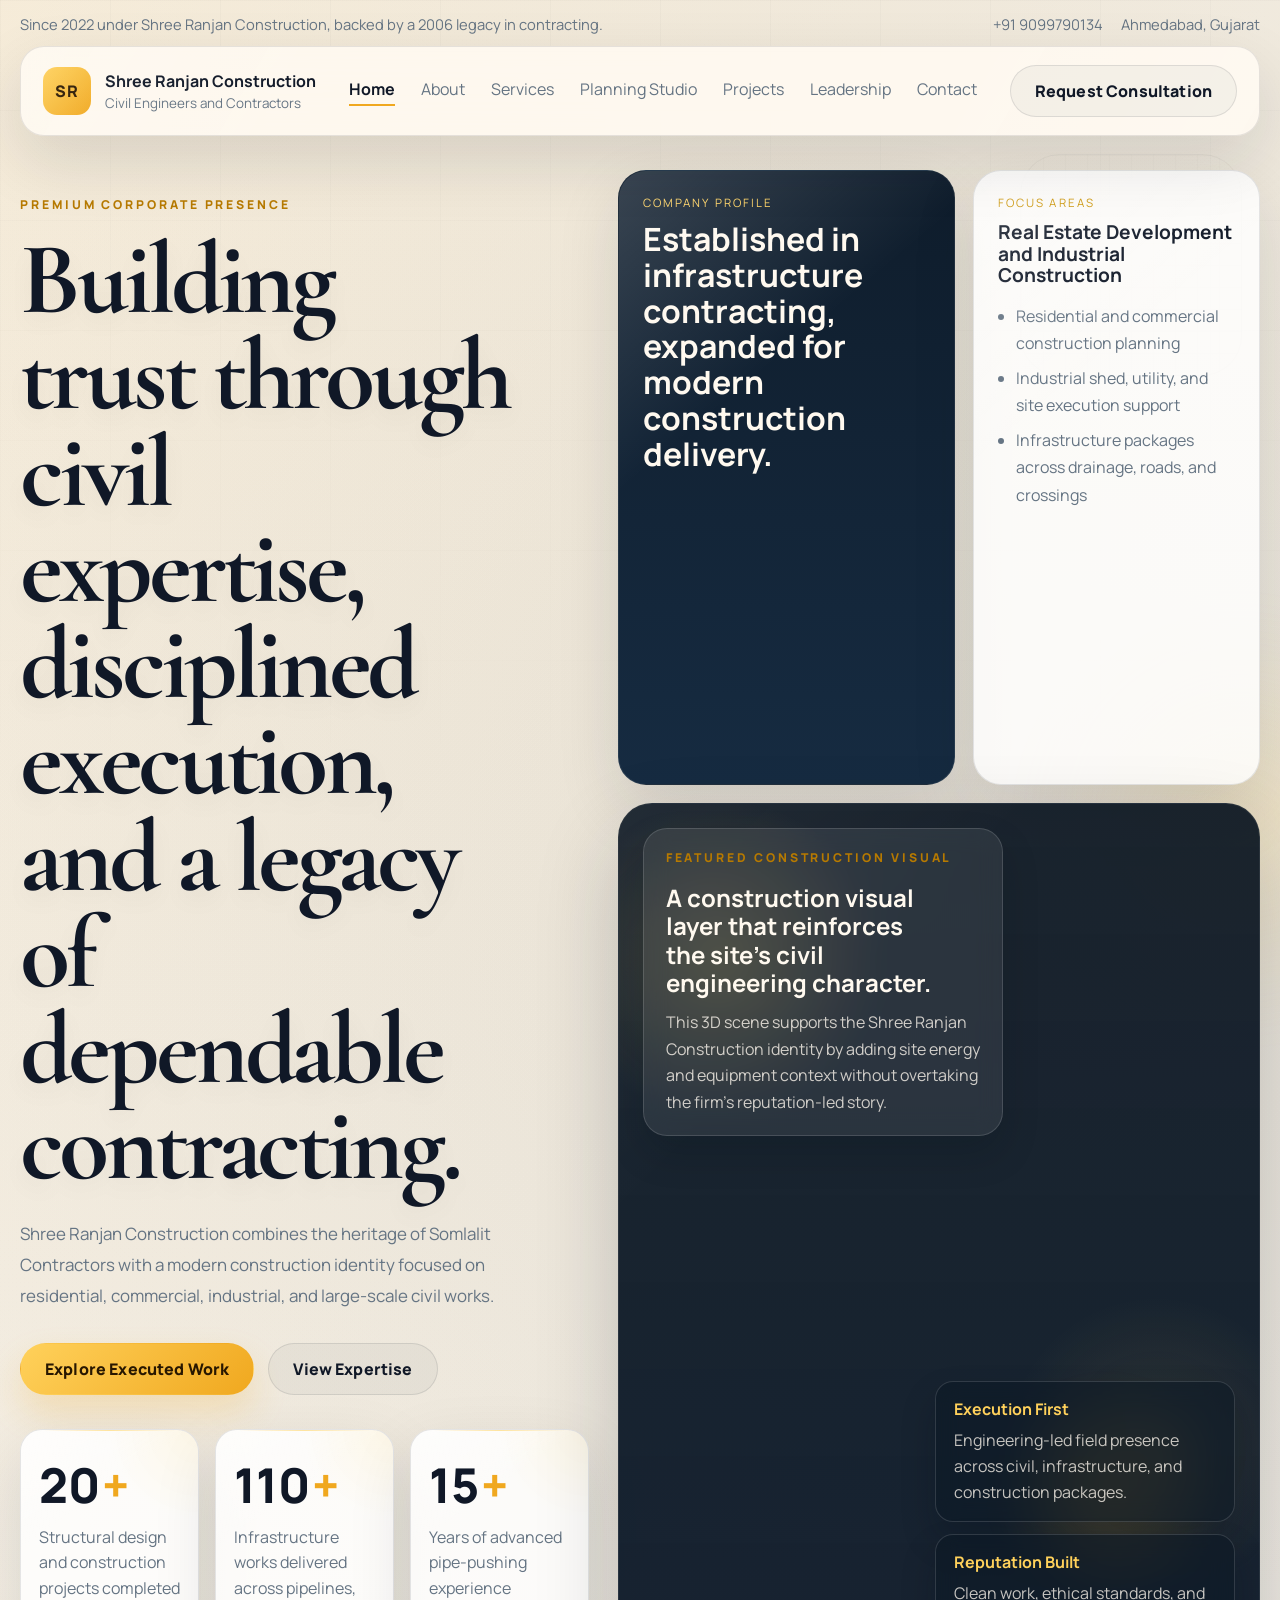
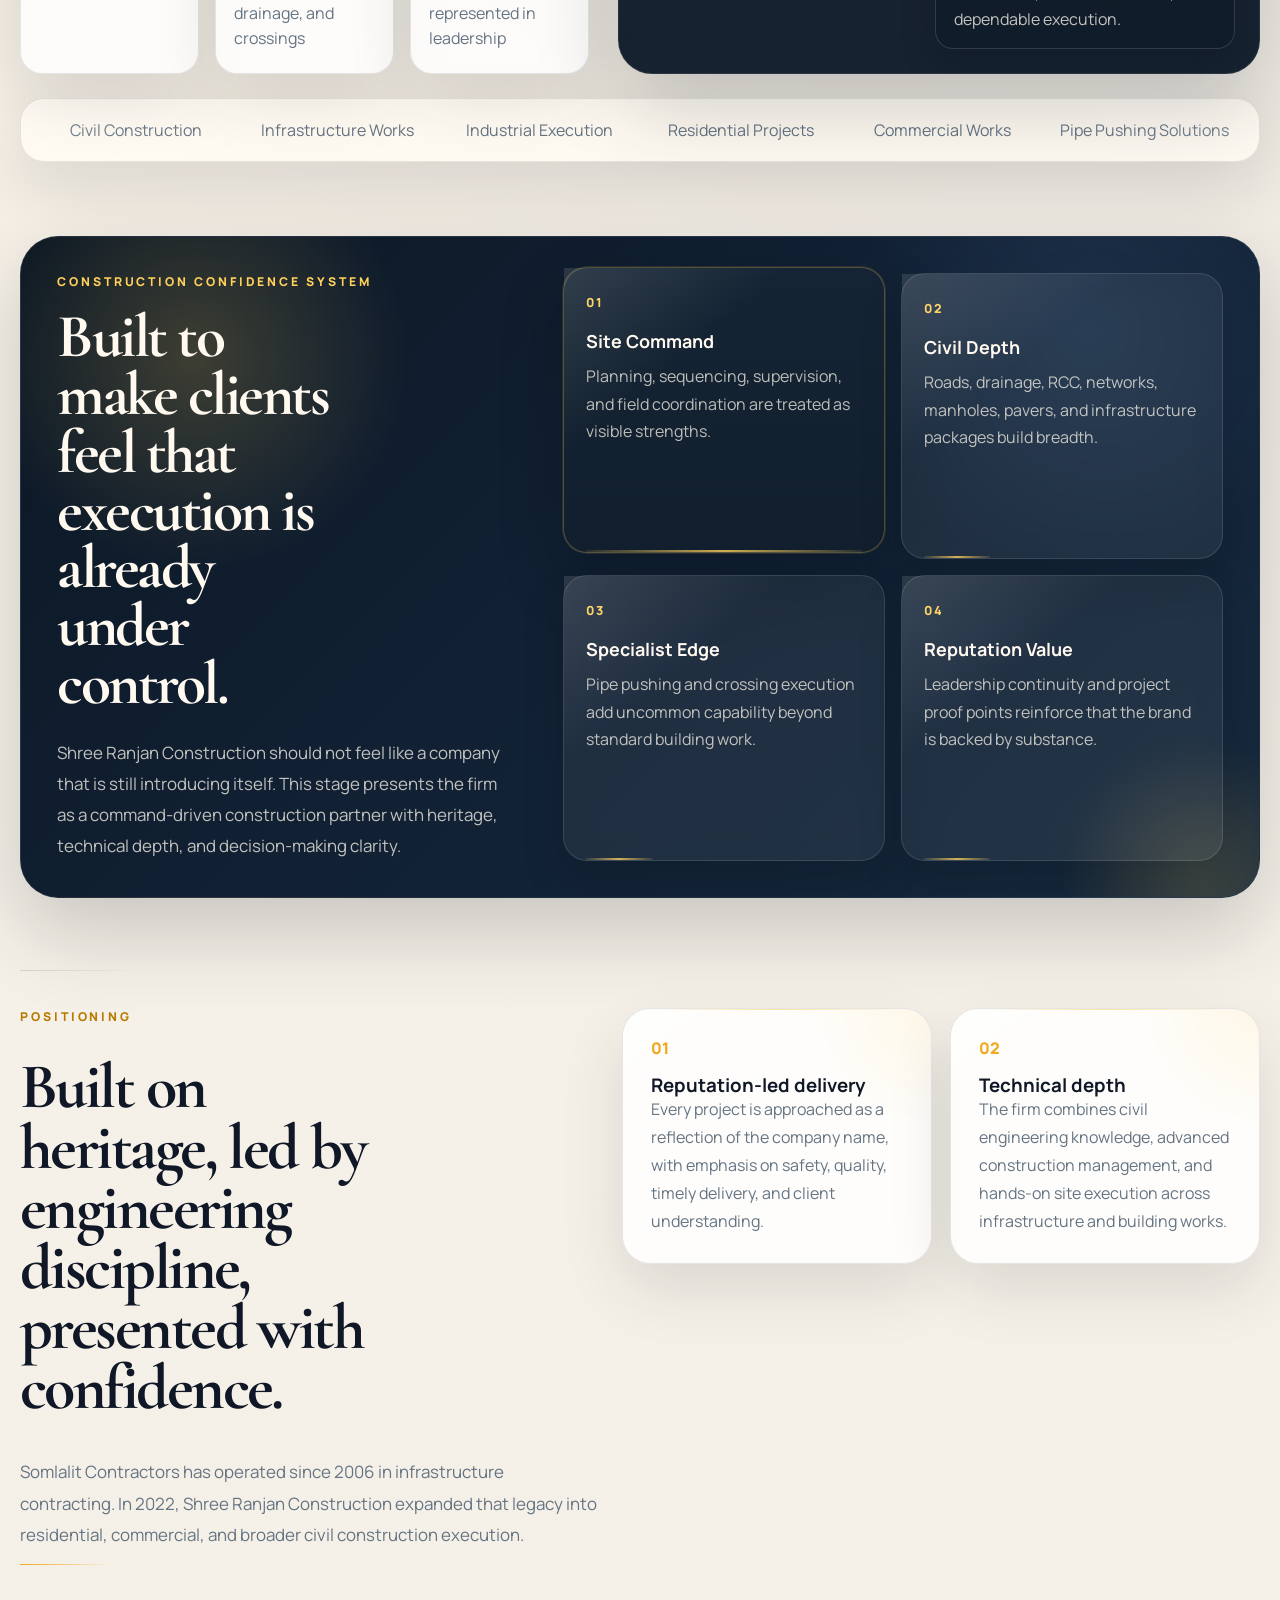
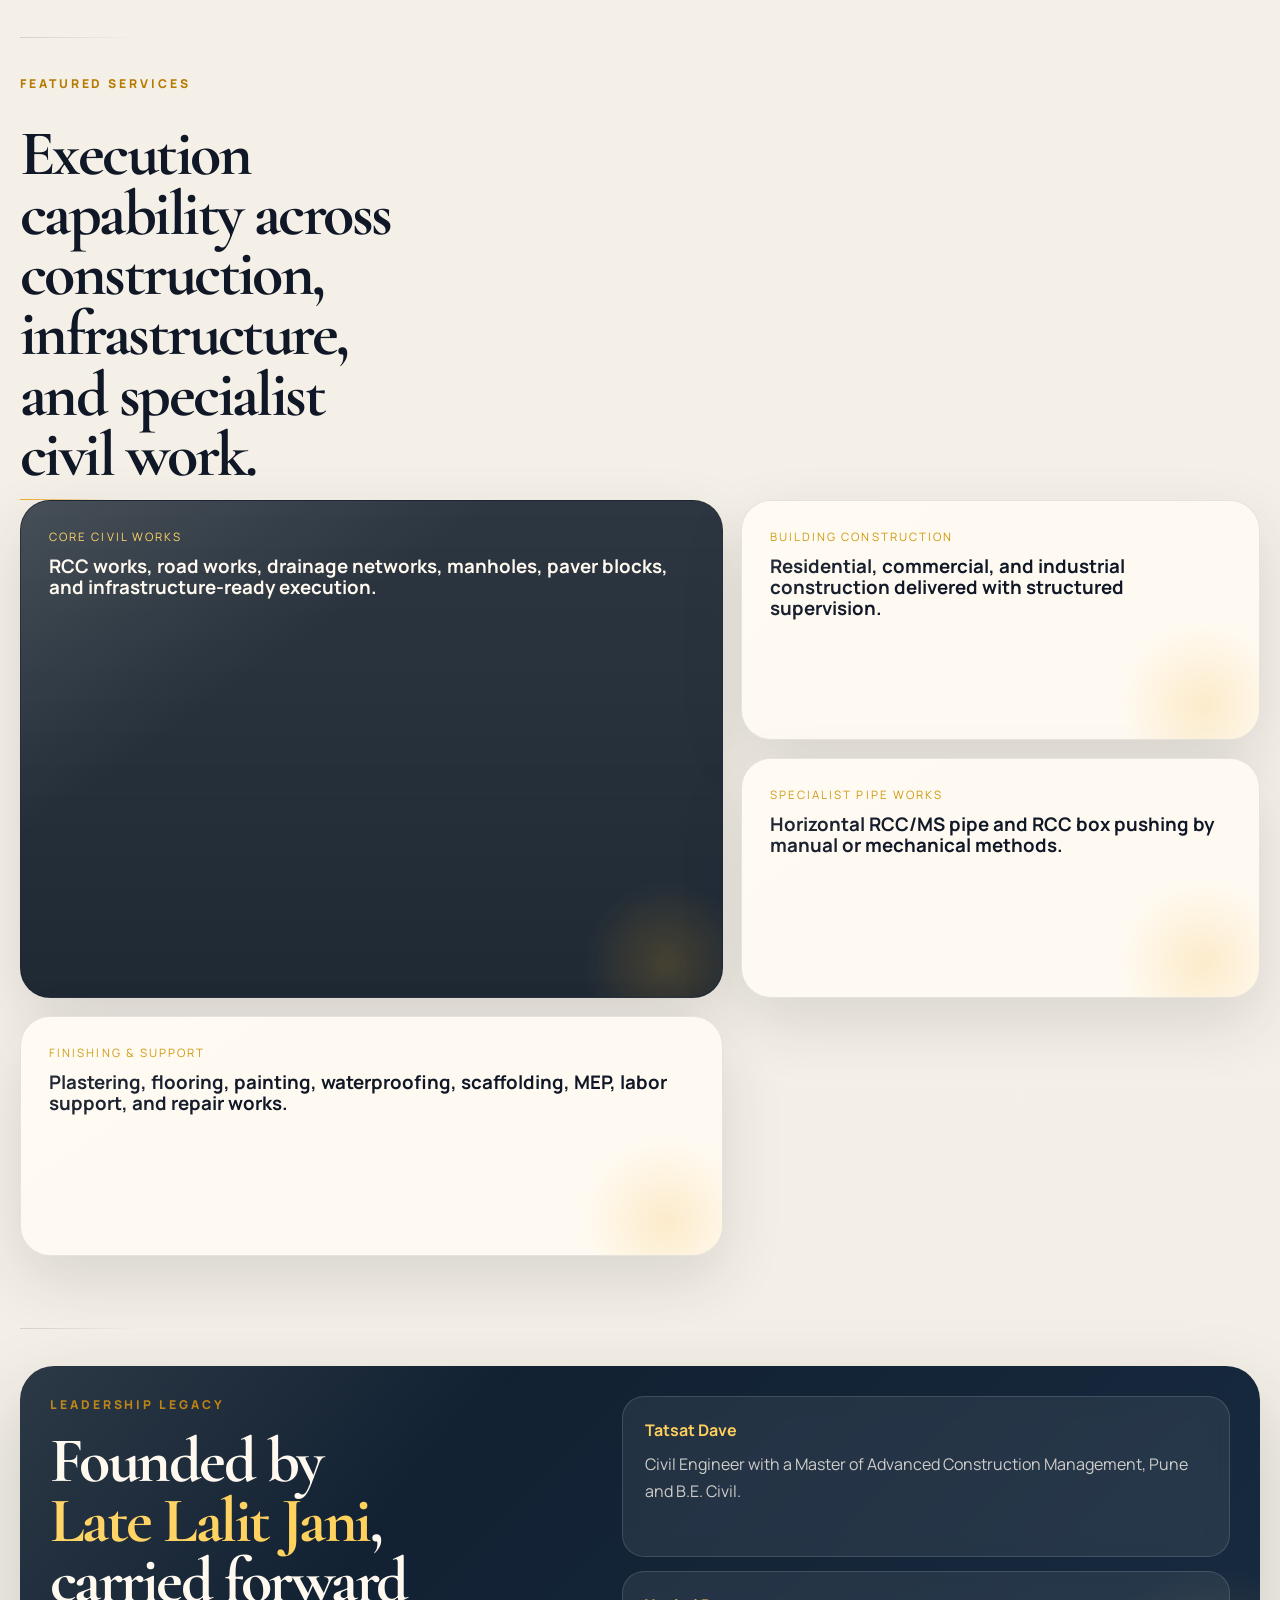
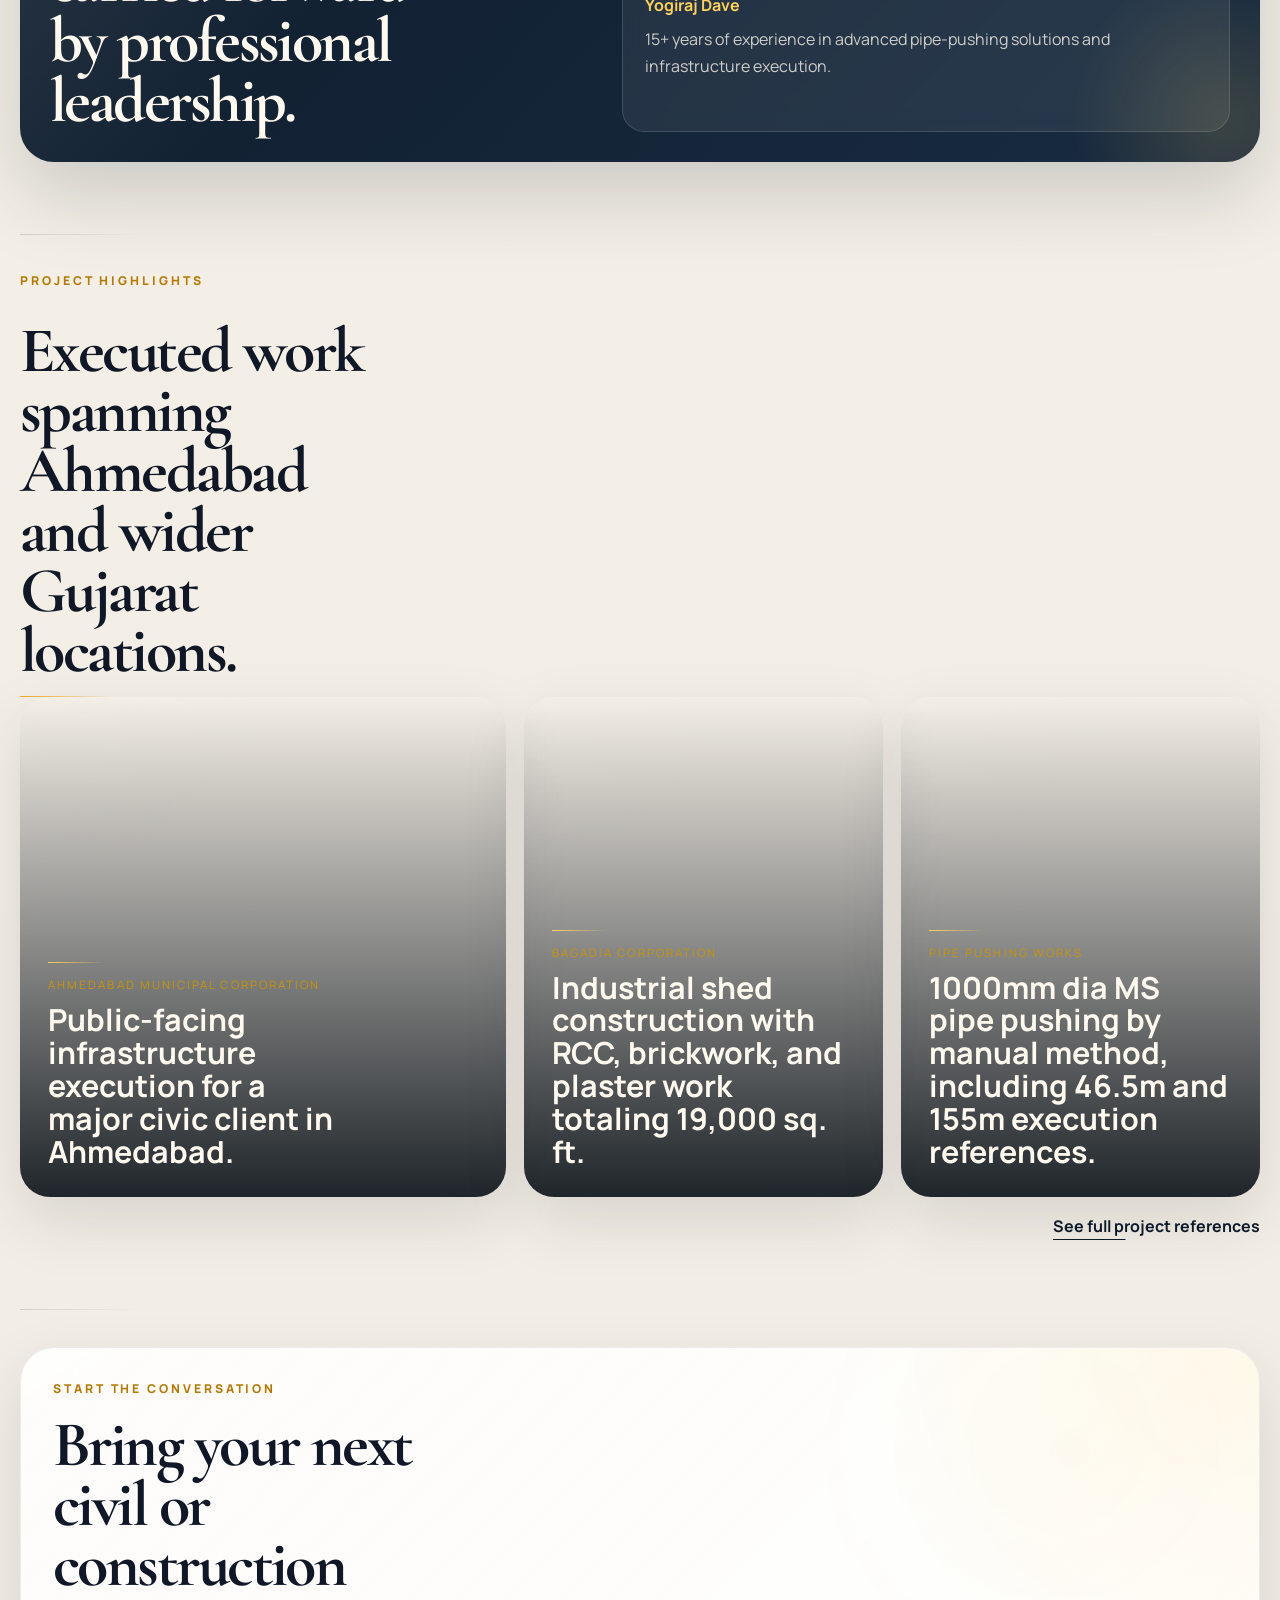
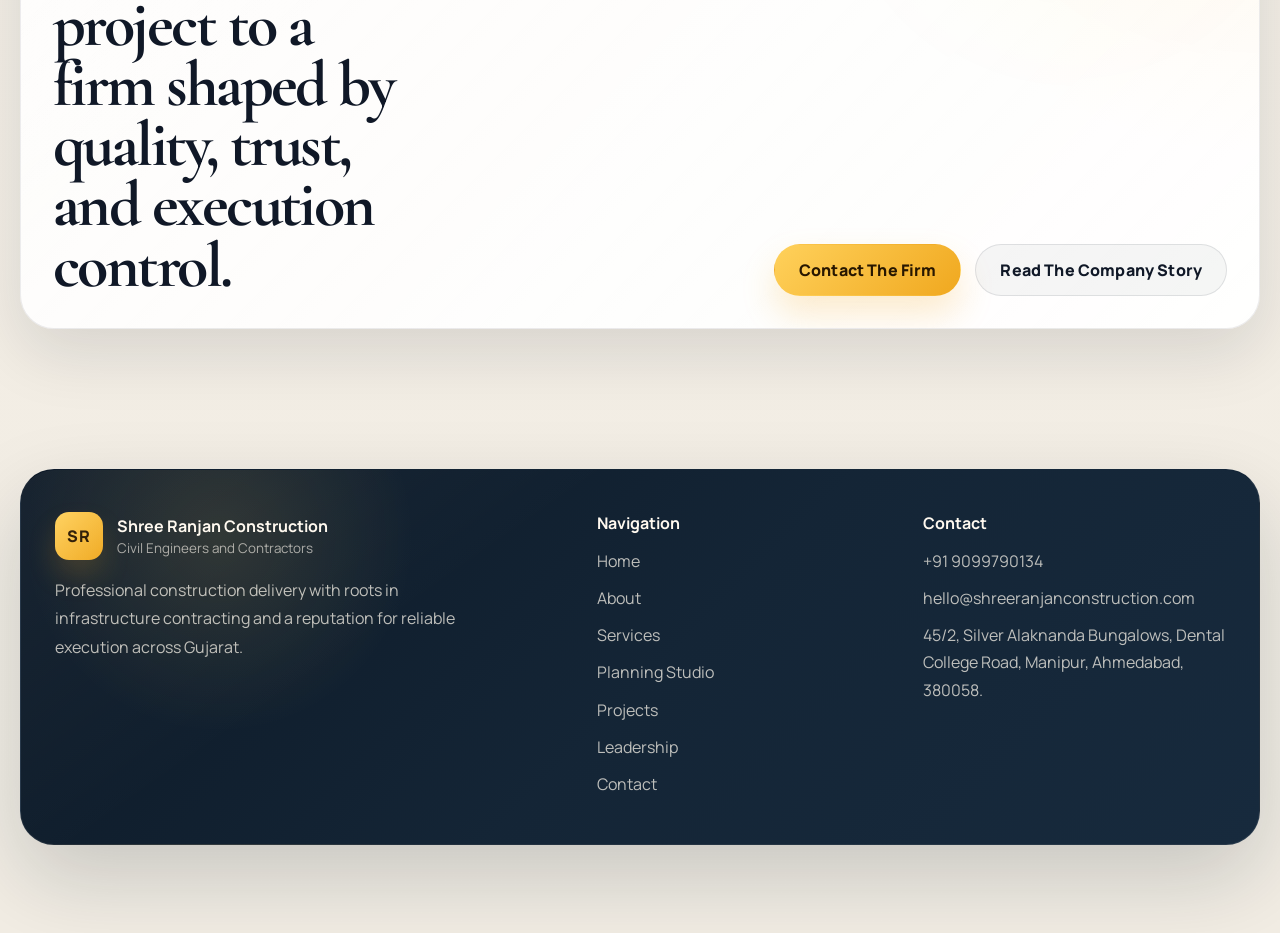
<file: index.html>
<!DOCTYPE html>
<html lang="en">
  <head>
    <meta charset="UTF-8" />
    <meta name="viewport" content="width=device-width, initial-scale=1.0" />
    <title>Shree Ranjan Construction | Civil Engineers and Contractors</title>
    <meta
      name="description"
      content="Shree Ranjan Construction is a reputation-led civil engineering and contracting firm delivering residential, commercial, industrial, and infrastructure works with quality, discipline, and trust."
    />
    <link rel="preconnect" href="https://fonts.googleapis.com" />
    <link rel="preconnect" href="https://fonts.gstatic.com" crossorigin />
    <link
      href="https://fonts.googleapis.com/css2?family=Manrope:wght@400;500;600;700;800&family=Cormorant+Garamond:wght@500;600;700&display=swap"
      rel="stylesheet"
    />
    <link rel="stylesheet" href="./styles.css" />
  </head>
  <body class="page-home">
    <div class="site-wrap">
      <div class="utility-bar">
        <p>Since 2022 under Shree Ranjan Construction, backed by a 2006 legacy in contracting.</p>
        <div>
          <a href="tel:+919099790134">+91 9099790134</a>
          <span>Ahmedabad, Gujarat</span>
        </div>
      </div>

      <header class="site-header">
        <a class="brand" href="./index.html">
          <span class="brand-mark">SR</span>
          <span class="brand-copy">
            <strong>Shree Ranjan Construction</strong>
            <span>Civil Engineers and Contractors</span>
          </span>
        </a>

        <button class="nav-toggle" type="button" aria-expanded="false" aria-label="Toggle navigation">
          <span></span>
          <span></span>
        </button>

        <nav class="site-nav">
          <a class="is-active" href="./index.html">Home</a>
          <a href="./about.html">About</a>
          <a href="./services.html">Services</a>
          <a href="./planning-studio.html">Planning Studio</a>
          <a href="./projects.html">Projects</a>
          <a href="./leadership.html">Leadership</a>
          <a href="./contact.html">Contact</a>
        </nav>

        <a class="button button-outline desktop-only" href="./contact.html">Request Consultation</a>
      </header>

      <main>
        <section class="hero-home">
          <div class="hero-copy">
            <p class="eyebrow reveal">Premium Corporate Presence</p>
            <h1 class="reveal">
              Building trust through civil expertise, disciplined execution, and
              a legacy of dependable contracting.
            </h1>
            <p class="lead reveal">
              Shree Ranjan Construction combines the heritage of Somlalit
              Contractors with a modern construction identity focused on
              residential, commercial, industrial, and large-scale civil works.
            </p>

            <div class="hero-actions reveal">
              <a class="button" href="./projects.html">Explore Executed Work</a>
              <a class="button button-secondary" href="./services.html">View Expertise</a>
            </div>

            <div class="stat-grid reveal">
              <article>
                <span class="stat-number" data-target="20">0</span>
                <p>Structural design and construction projects completed</p>
              </article>
              <article>
                <span class="stat-number" data-target="110">0</span>
                <p>Infrastructure works delivered across pipelines, drainage, and crossings</p>
              </article>
              <article>
                <span class="stat-number" data-target="15">0</span>
                <p>Years of advanced pipe-pushing experience represented in leadership</p>
              </article>
            </div>
          </div>

          <div class="hero-stage reveal">
            <div class="hero-stage-top">
              <article class="glass-card hero-note">
                <p>Company Profile</p>
                <h2>Established in infrastructure contracting, expanded for modern construction delivery.</h2>
              </article>
              <article class="glass-card mini-note">
                <p>Focus Areas</p>
                <h3>Real Estate Development and Industrial Construction</h3>
                <ul class="focus-list">
                  <li>Residential and commercial construction planning</li>
                  <li>Industrial shed, utility, and site execution support</li>
                  <li>Infrastructure packages across drainage, roads, and crossings</li>
                </ul>
              </article>
            </div>

            <div class="model-stage">
              <iframe
                class="model-embed"
                title="Voxel Construction Pack by SHUBBAK on Sketchfab"
                src="https://sketchfab.com/models/6d0e3e64df6b4ccfa4ad1ef0d7c91f0f/embed?autostart=1&ui_infos=0&ui_controls=1&ui_watermark=0"
                loading="lazy"
                allow="autoplay; fullscreen; xr-spatial-tracking"
                allowfullscreen
              ></iframe>

              <div class="model-stage-rail">
                <article class="model-chip">
                  <strong>Execution First</strong>
                  <span>Engineering-led field presence across civil, infrastructure, and construction packages.</span>
                </article>
                <article class="model-chip">
                  <strong>Reputation Built</strong>
                  <span>Clean work, ethical standards, and dependable execution.</span>
                </article>
              </div>

              <div class="model-caption">
                <p class="eyebrow">Featured Construction Visual</p>
                <h3>A construction visual layer that reinforces the site’s civil engineering character.</h3>
                <span>This 3D scene supports the Shree Ranjan Construction identity by adding site energy and equipment context without overtaking the firm’s reputation-led story.</span>
              </div>
            </div>
          </div>
        </section>

        <section class="marquee-strip reveal">
          <p>Civil Construction</p>
          <p>Infrastructure Works</p>
          <p>Industrial Execution</p>
          <p>Residential Projects</p>
          <p>Commercial Works</p>
          <p>Pipe Pushing Solutions</p>
        </section>

        <section class="section proof-stage reveal" data-signal-rotator>
          <div class="proof-copy">
            <p class="eyebrow">Construction Confidence System</p>
            <h2>Built to make clients feel that execution is already under control.</h2>
            <p class="section-copy">
              Shree Ranjan Construction should not feel like a company that is
              still introducing itself. This stage presents the firm as a
              command-driven construction partner with heritage, technical
              depth, and decision-making clarity.
            </p>
          </div>

          <div class="proof-grid">
            <article class="proof-card is-active" data-signal-card>
              <span class="proof-index">01</span>
              <strong>Site Command</strong>
              <p>Planning, sequencing, supervision, and field coordination are treated as visible strengths.</p>
            </article>
            <article class="proof-card" data-signal-card>
              <span class="proof-index">02</span>
              <strong>Civil Depth</strong>
              <p>Roads, drainage, RCC, networks, manholes, pavers, and infrastructure packages build breadth.</p>
            </article>
            <article class="proof-card" data-signal-card>
              <span class="proof-index">03</span>
              <strong>Specialist Edge</strong>
              <p>Pipe pushing and crossing execution add uncommon capability beyond standard building work.</p>
            </article>
            <article class="proof-card" data-signal-card>
              <span class="proof-index">04</span>
              <strong>Reputation Value</strong>
              <p>Leadership continuity and project proof points reinforce that the brand is backed by substance.</p>
            </article>
          </div>
        </section>

        <section class="section two-column-grid">
          <div class="section-heading reveal">
            <p class="eyebrow">Positioning</p>
            <h2>Built on heritage, led by engineering discipline, presented with confidence.</h2>
            <p class="section-copy">
              Somlalit Contractors has operated since 2006 in infrastructure
              contracting. In 2022, Shree Ranjan Construction expanded that
              legacy into residential, commercial, and broader civil
              construction execution.
            </p>
          </div>

          <div class="card-stack">
            <article class="feature-card reveal">
              <span>01</span>
              <h3>Reputation-led delivery</h3>
              <p>
                Every project is approached as a reflection of the company name,
                with emphasis on safety, quality, timely delivery, and client
                understanding.
              </p>
            </article>
            <article class="feature-card reveal">
              <span>02</span>
              <h3>Technical depth</h3>
              <p>
                The firm combines civil engineering knowledge, advanced
                construction management, and hands-on site execution across
                infrastructure and building works.
              </p>
            </article>
          </div>
        </section>

        <section class="section">
          <div class="section-heading reveal">
            <p class="eyebrow">Featured Services</p>
            <h2>Execution capability across construction, infrastructure, and specialist civil work.</h2>
          </div>

          <div class="service-showcase">
            <article class="service-panel service-panel-large reveal">
              <p>Core Civil Works</p>
              <h3>RCC works, road works, drainage networks, manholes, paver blocks, and infrastructure-ready execution.</h3>
            </article>
            <article class="service-panel reveal">
              <p>Building Construction</p>
              <h3>Residential, commercial, and industrial construction delivered with structured supervision.</h3>
            </article>
            <article class="service-panel reveal">
              <p>Specialist Pipe Works</p>
              <h3>Horizontal RCC/MS pipe and RCC box pushing by manual or mechanical methods.</h3>
            </article>
            <article class="service-panel reveal">
              <p>Finishing & Support</p>
              <h3>Plastering, flooring, painting, waterproofing, scaffolding, MEP, labor support, and repair works.</h3>
            </article>
          </div>
        </section>

        <section class="section dark-band">
          <div class="dark-band-inner reveal">
            <div>
              <p class="eyebrow">Leadership Legacy</p>
              <h2>Founded by <span class="legacy-highlight">Late Lalit Jani</span>, carried forward by professional leadership.</h2>
            </div>
            <div class="leadership-capsule">
              <article>
                <strong>Tatsat Dave</strong>
                <span>Civil Engineer with a Master of Advanced Construction Management, Pune and B.E. Civil.</span>
              </article>
              <article>
                <strong>Yogiraj Dave</strong>
                <span>15+ years of experience in advanced pipe-pushing solutions and infrastructure execution.</span>
              </article>
            </div>
          </div>
        </section>

        <section class="section">
          <div class="section-heading reveal">
            <p class="eyebrow">Project Highlights</p>
            <h2>Executed work spanning Ahmedabad and wider Gujarat locations.</h2>
          </div>

          <div class="project-grid">
            <article class="project-card project-card-large reveal">
              <div class="project-copy">
                <p>Ahmedabad Municipal Corporation</p>
                <h3>Public-facing infrastructure execution for a major civic client in Ahmedabad.</h3>
              </div>
            </article>
            <article class="project-card reveal">
              <div class="project-copy">
                <p>Bagadia Corporation</p>
                <h3>Industrial shed construction with RCC, brickwork, and plaster work totaling 19,000 sq. ft.</h3>
              </div>
            </article>
            <article class="project-card reveal">
              <div class="project-copy">
                <p>Pipe Pushing Works</p>
                <h3>1000mm dia MS pipe pushing by manual method, including 46.5m and 155m execution references.</h3>
              </div>
            </article>
          </div>

          <div class="text-link-row reveal">
            <a href="./projects.html">See full project references</a>
          </div>
        </section>

        <section class="section final-cta">
          <div class="cta-panel reveal">
            <div>
              <p class="eyebrow">Start The Conversation</p>
              <h2>Bring your next civil or construction project to a firm shaped by quality, trust, and execution control.</h2>
            </div>
            <div class="cta-actions">
              <a class="button" href="./contact.html">Contact The Firm</a>
              <a class="button button-secondary" href="./about.html">Read The Company Story</a>
            </div>
          </div>
        </section>
      </main>

      <footer class="site-footer">
        <div class="footer-brand">
          <a class="brand" href="./index.html">
            <span class="brand-mark">SR</span>
            <span class="brand-copy">
              <strong>Shree Ranjan Construction</strong>
              <span>Civil Engineers and Contractors</span>
            </span>
          </a>
          <p>
            Professional construction delivery with roots in infrastructure
            contracting and a reputation for reliable execution across Gujarat.
          </p>
        </div>

        <div class="footer-links">
          <div>
            <h3>Navigation</h3>
            <a href="./index.html">Home</a>
            <a href="./about.html">About</a>
            <a href="./services.html">Services</a>
            <a href="./planning-studio.html">Planning Studio</a>
            <a href="./projects.html">Projects</a>
            <a href="./leadership.html">Leadership</a>
            <a href="./contact.html">Contact</a>
          </div>
          <div>
            <h3>Contact</h3>
            <a href="tel:+919099790134">+91 9099790134</a>
            <a href="mailto:hello@shreeranjanconstruction.com">hello@shreeranjanconstruction.com</a>
            <p>45/2, Silver Alaknanda Bungalows, Dental College Road, Manipur, Ahmedabad, 380058.</p>
          </div>
        </div>
      </footer>
    </div>

    <script src="./script.js"></script>
  </body>
</html>
</file>
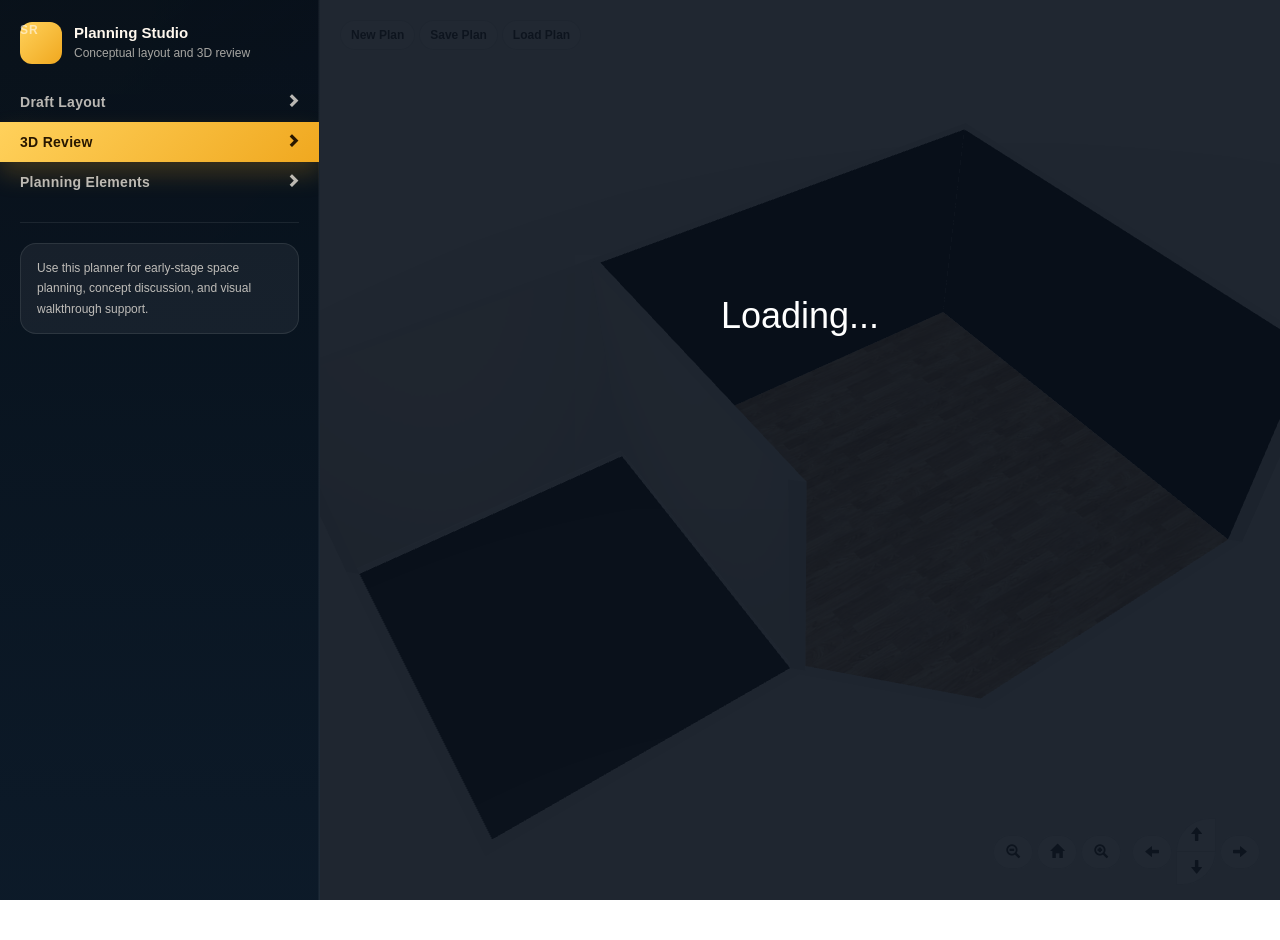
<file: planning-studio-app/index.html>
<!DOCTYPE html>
<html>
  <head>
    <meta charset="UTF-8">
    <meta name="viewport" content="width=device-width, initial-scale=1.0">
    <title>Shree Ranjan Construction Planning Studio</title>

    <link href="css/bootstrap.css" rel="stylesheet">
    <link href="css/example.css" rel="stylesheet">

    <!-- Make sure you've built blueprint3d.js -->
    <!-- See README.md for details -->
    <script src="js/blueprint3d.js"></script>

    <script src="js/jquery.js"></script>
    <script src="js/bootstrap.js"></script>
    
    <script src="js/items.js"></script>
    <script src="js/example.js"></script>
  </head>

  <body>

    <div class="container-fluid">
      <div class="row main-row">
        <!-- Left Column -->
        <div class="col-xs-3 sidebar">
          <div class="studio-brand">
            <span class="studio-brand-mark">SR</span>
            <div>
              <strong>Planning Studio</strong>
              <span>Conceptual layout and 3D review</span>
            </div>
          </div>

          <!-- Main Navigation -->
          <ul class="nav nav-sidebar">
            <li id="floorplan_tab"><a href="#">
              Draft Layout
              <span class="glyphicon glyphicon-chevron-right pull-right"></span>
            </a></li>
            <li id="design_tab"><a href="#">
              3D Review
              <span class="glyphicon glyphicon-chevron-right pull-right"></span>
            </a></li>
            <li id="items_tab"><a href="#">
              Planning Elements
              <span class="glyphicon glyphicon-chevron-right pull-right"></span>
            </a></li>
          </ul>
          <hr />

          <div class="studio-note">
            Use this planner for early-stage space planning, concept discussion,
            and visual walkthrough support.
          </div>

          <!-- Context Menu -->
          <div id="context-menu">
            <div style="margin: 0 20px">
              <span id="context-menu-name" class="lead"></span>
              <br /><br />
              <button class="btn btn-block btn-danger" id="context-menu-delete">
                <span class="glyphicon glyphicon-trash"></span> 
                Delete Item
              </button>
            <br />
            <div class="panel panel-default">
              <div class="panel-heading">Adjust Element Size</div>
              <div class="panel-body" style="color: #333333">

                <div class="form form-horizontal" class="lead">
                  <div class="form-group">
                    <label class="col-sm-5 control-label">
                       Width
                    </label>
                    <div class="col-sm-6">
                      <input type="number" class="form-control" id="item-width">
                    </div>
                  </div>
                  <div class="form-group">
                    <label class="col-sm-5 control-label">
                      Depth 
                    </label>
                    <div class="col-sm-6">
                      <input type="number" class="form-control" id="item-depth">
                    </div>
                  </div>
                  <div class="form-group">
                    <label class="col-sm-5 control-label">
                      Height
                    </label>
                    <div class="col-sm-6">
                      <input type="number" class="form-control" id="item-height">
                    </div>
                  </div>
                </div>
                <small><span class="text-muted">Measurements in inches.</span></small>
              </div>
            </div>

            <label><input type="checkbox" id="fixed" /> Lock in place</label>
            <br /><br />
            </div>
          </div>

          <!-- Floor textures -->
          <div id="floorTexturesDiv" style="display:none; padding: 0 20px">
            <div class="panel panel-default">
              <div class="panel-heading">Adjust Floor Finish</div>
              <div class="panel-body" style="color: #333333">

                <div class="col-sm-6" style="padding: 3px">
                  <a href="#" class="thumbnail texture-select-thumbnail" texture-url="rooms/textures/light_fine_wood.jpg" texture-stretch="false" texture-scale="300">
                    <img alt="Thumbnail light fine wood" src="rooms/thumbnails/thumbnail_light_fine_wood.jpg" />
                  </a>
                </div>
              </div>
            </div>
          </div>

          <!-- Wall Textures -->
          <div id="wallTextures" style="display:none; padding: 0 20px">
            <div class="panel panel-default">
              <div class="panel-heading">Adjust Wall Finish</div>
              <div class="panel-body" style="color: #333333">
                <div class="col-sm-6" style="padding: 3px">
                  <a href="#" class="thumbnail texture-select-thumbnail" texture-url="rooms/textures/marbletiles.jpg" texture-stretch="false" texture-scale="300">
                    <img alt="Thumbnail marbletiles" src="rooms/thumbnails/thumbnail_marbletiles.jpg" />
                  </a>
                </div>
                <div class="col-sm-6" style="padding: 3px">
                  <a href="#" class="thumbnail texture-select-thumbnail" texture-url="rooms/textures/wallmap_yellow.png" texture-stretch="true" texture-scale="">
                    <img alt="Thumbnail wallmap yellow" src="rooms/thumbnails/thumbnail_wallmap_yellow.png" />
                  </a>
                </div>
                <div class="col-sm-6" style="padding: 3px">
                  <a href="#" class="thumbnail texture-select-thumbnail" texture-url="rooms/textures/light_brick.jpg" texture-stretch="false" texture-scale="100">
                    <img alt="Thumbnail light brick" src="rooms/thumbnails/thumbnail_light_brick.jpg" />
                  </a>
                </div>
              </div>
            </div>
          </div>
        </div>

        <!-- Right Column -->
        <div class="col-xs-9 main">

          <!-- 3D Viewer -->
          <div id="viewer">

            <div id="main-controls">
              <a href="#" class="btn btn-default btn-sm" id="new">
                New Plan
              </a>
              <a href="#" class="btn btn-default btn-sm" id="saveFile">
                Save Plan
              </a>
              <a class="btn btn-sm btn-default btn-file">
               <input type="file" class="hidden-input" id="loadFile">
               Load Plan
              </a>
            </div>

            <div id="camera-controls">
              <a href="#" class="btn btn-default bottom" id="zoom-out">
                <span class="glyphicon glyphicon-zoom-out"></span>
              </a>
              <a href="#" class="btn btn-default bottom" id="reset-view">
                <span class="glyphicon glyphicon glyphicon-home"></span>
              </a>
              <a href="#" class="btn btn-default bottom" id="zoom-in">
                <span class="glyphicon glyphicon-zoom-in"></span>
              </a>
              
              <span>&nbsp;</span>

              <a class="btn btn-default bottom" href="#" id="move-left" >
                <span class="glyphicon glyphicon-arrow-left"></span>
              </a>
              <span class="btn-group-vertical">
                <a class="btn btn-default" href="#" id="move-up">
                  <span class="glyphicon glyphicon-arrow-up"></span>
                </a>
                <a class="btn btn-default" href="#" id="move-down">
                  <span class="glyphicon glyphicon-arrow-down"></span>
                </a>
              </span>
              <a class="btn btn-default bottom" href="#" id="move-right" >
                <span class="glyphicon glyphicon-arrow-right"></span>
              </a>
            </div>

            <div id="loading-modal">
              <h1>Loading...</h1>  
            </div>
          </div>

          <!-- 2D Floorplanner -->
          <div id="floorplanner">
            <canvas id="floorplanner-canvas"></canvas>
            <div id="floorplanner-controls">

              <button id="move" class="btn btn-sm btn-default">
                <span class="glyphicon glyphicon-move"></span>
                Move Walls
              </button>
              <button id="draw" class="btn btn-sm btn-default">
                <span class="glyphicon glyphicon-pencil"></span>
                Draw Walls
              </button>
              <button id="delete" class="btn btn-sm btn-default">
                <span class="glyphicon glyphicon-remove"></span>
                Delete Walls
              </button>
              <span class="pull-right">
              <button class="btn btn-primary btn-sm" id="update-floorplan">Done &raquo;</button>
              </span>

            </div>
            <div id="draw-walls-hint">
              Press the "Esc" key to stop drawing walls
            </div>
          </div>

          <!-- Add Items -->
          <div id="add-items">
            <div class="row" id="items-wrapper">

              <!-- Items added here by items.js -->
            </div>
          </div>
      
        </div>
        <!-- End Right Column -->
      </div>
    </div>

  </body>
</html>
</file>
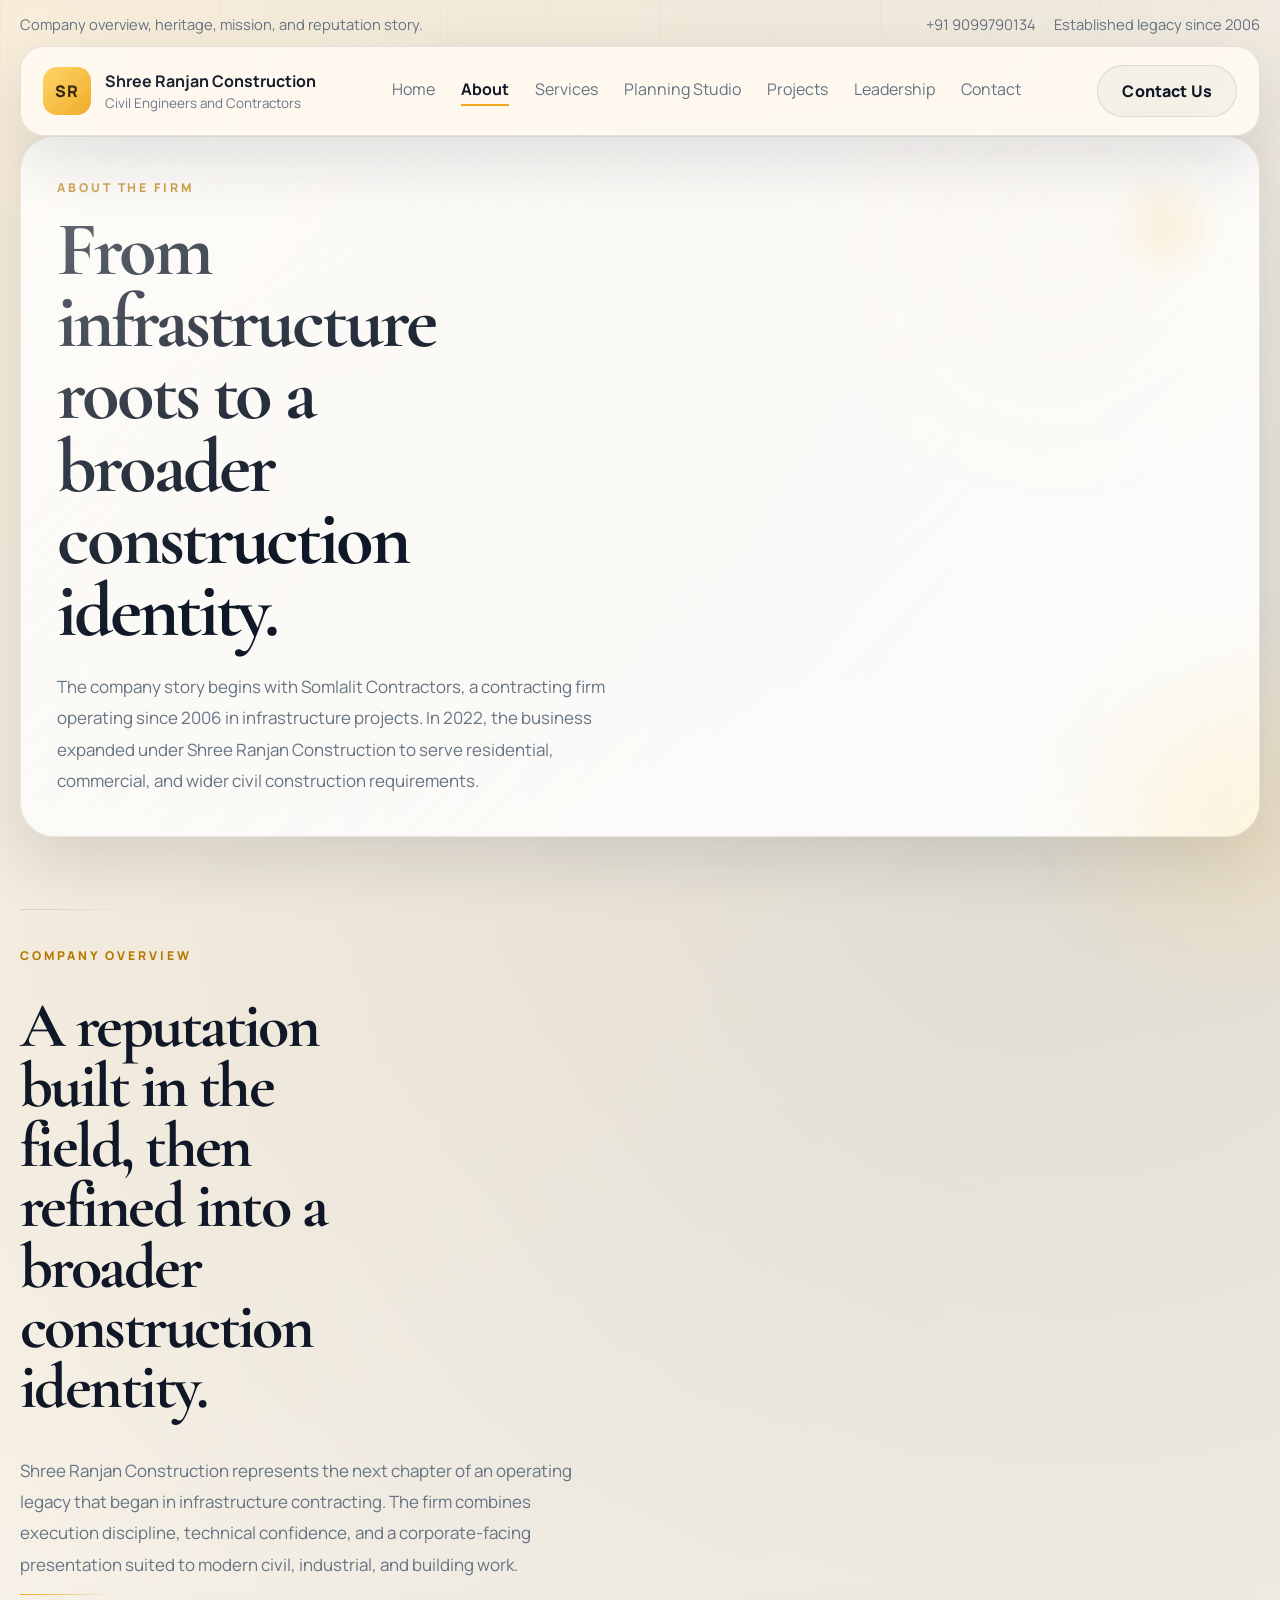
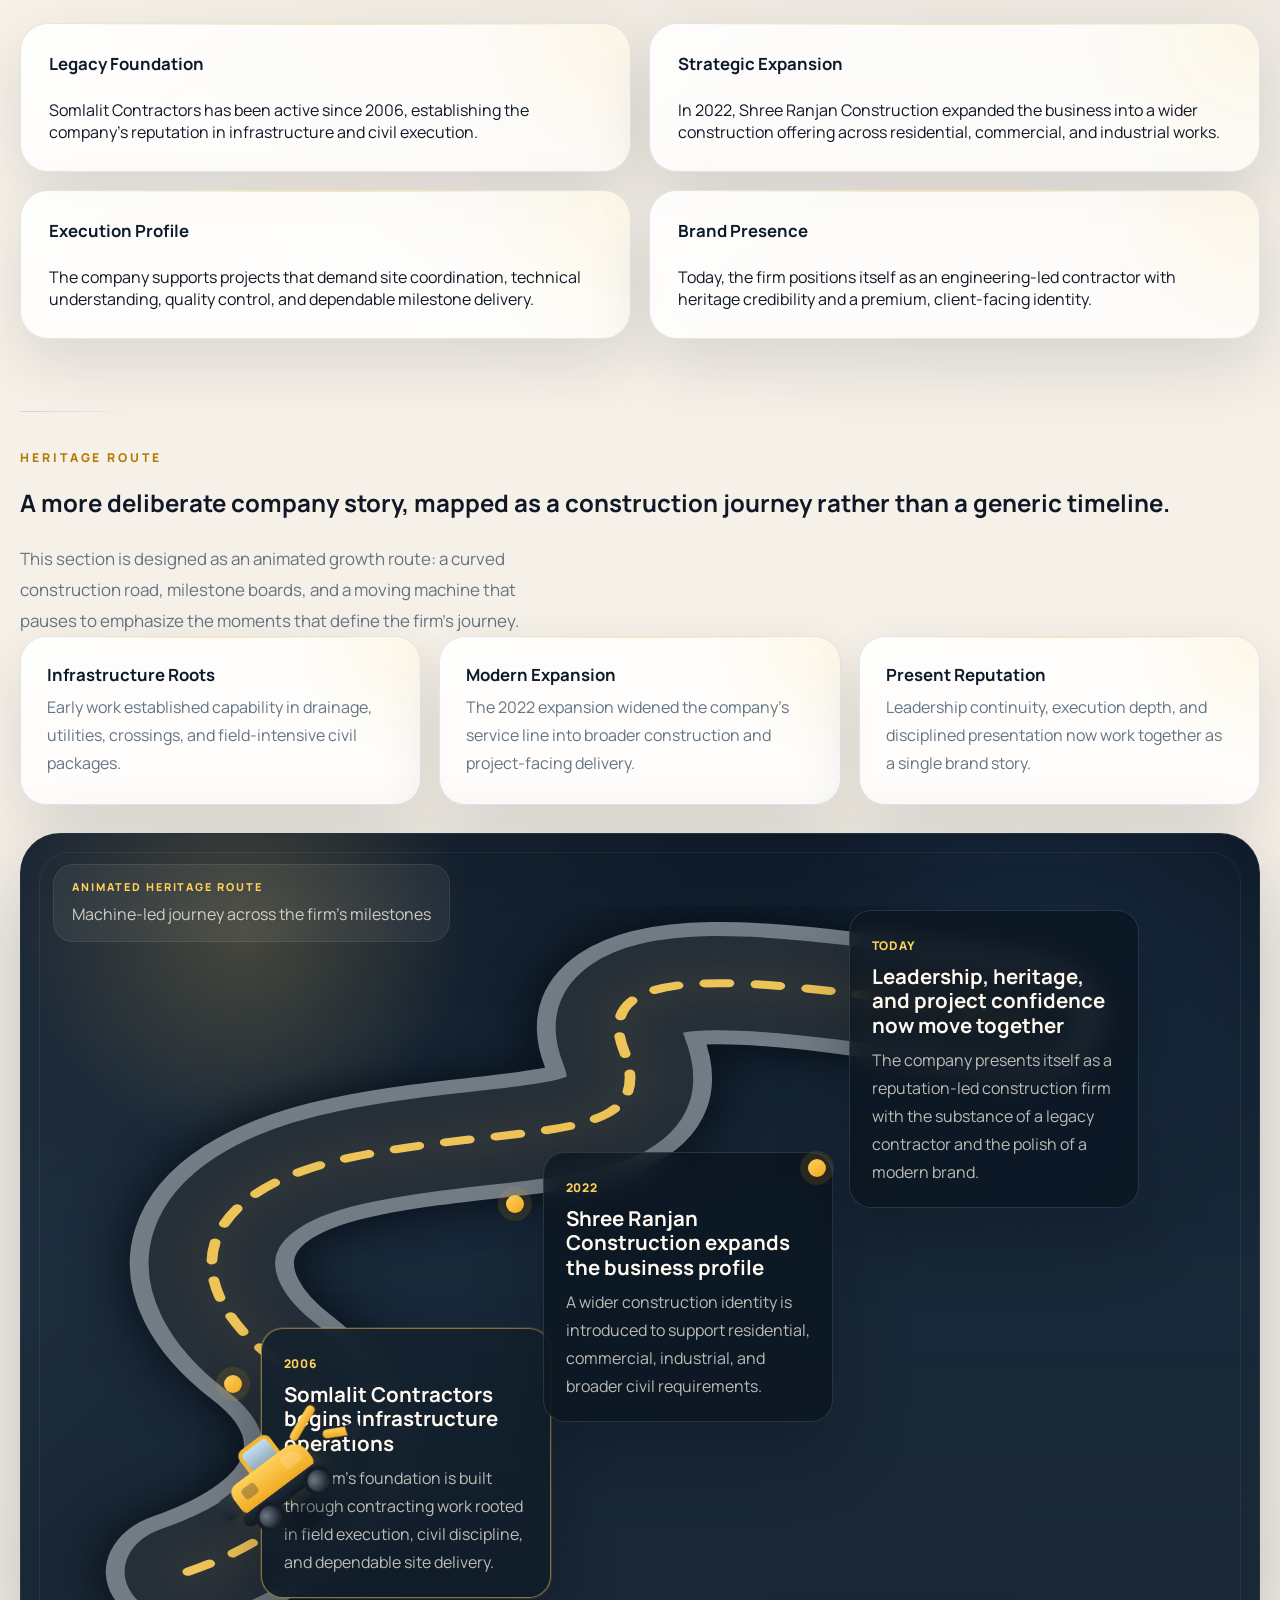
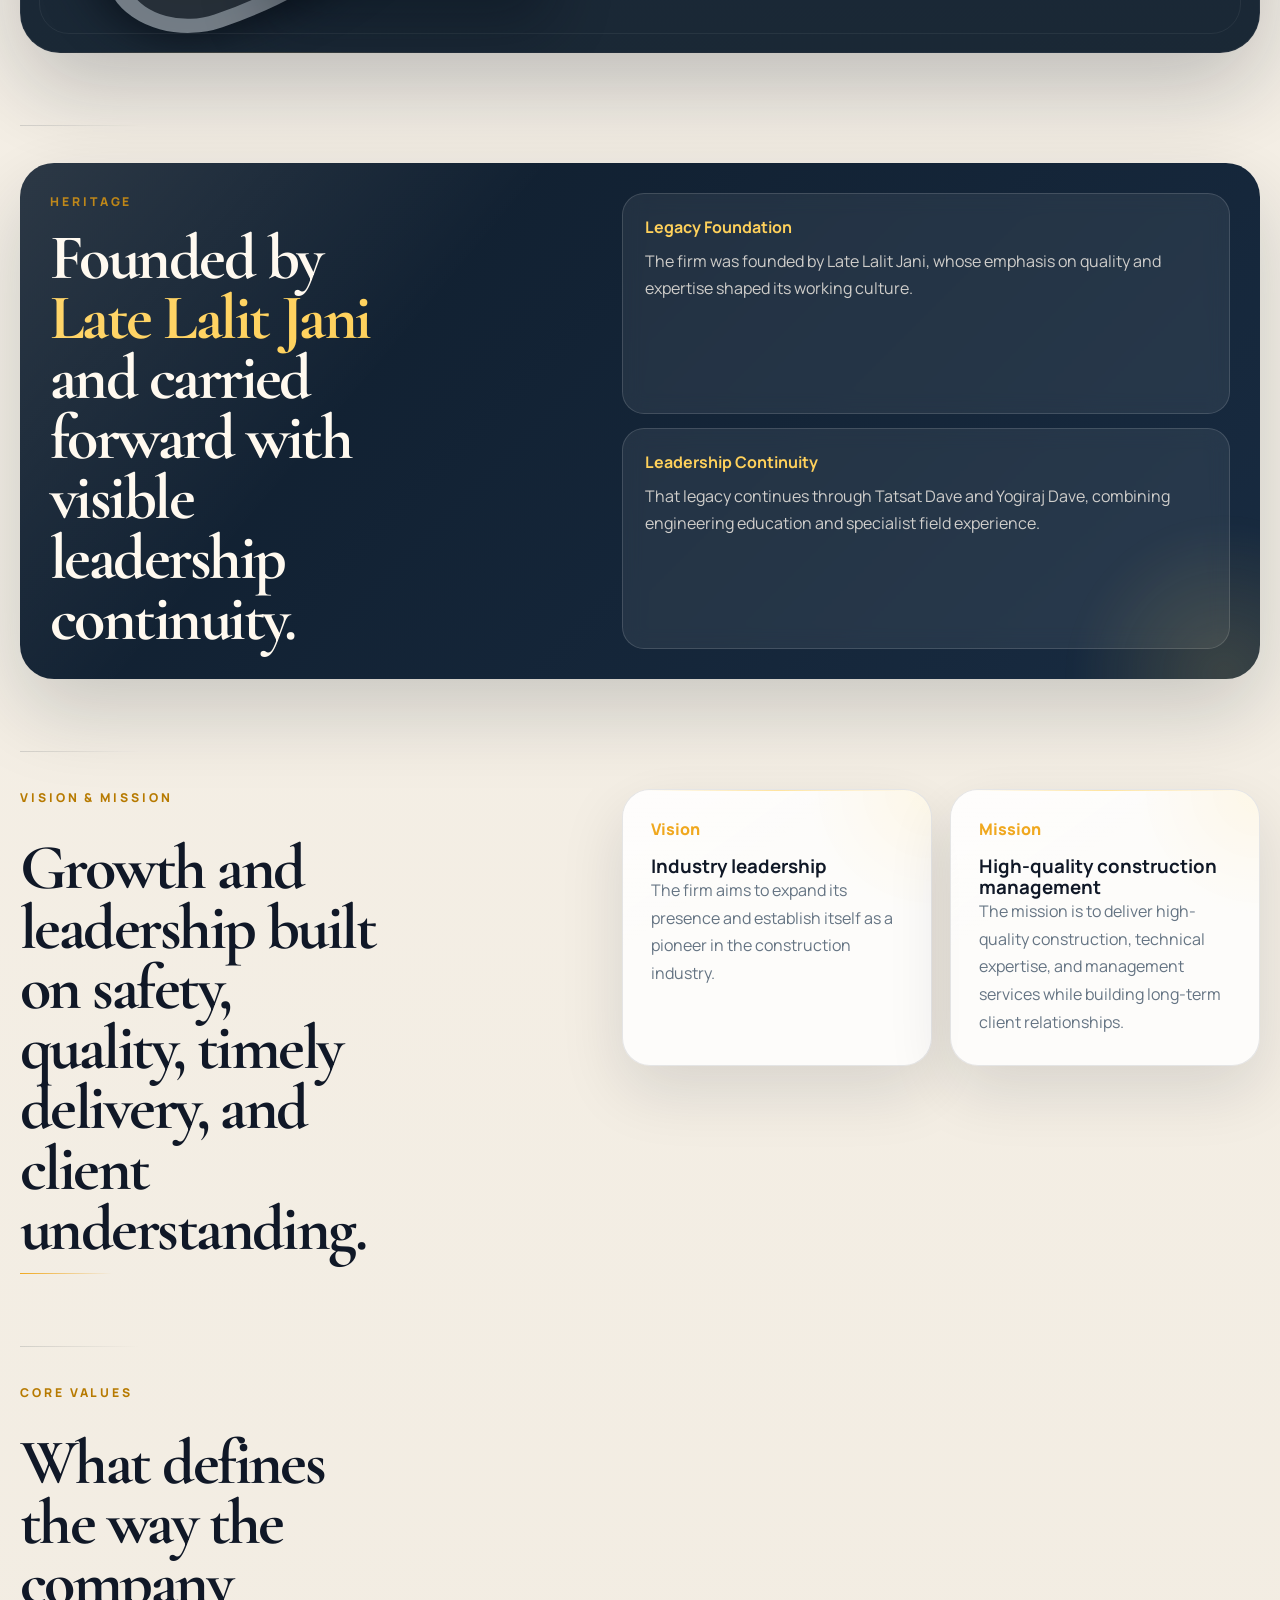
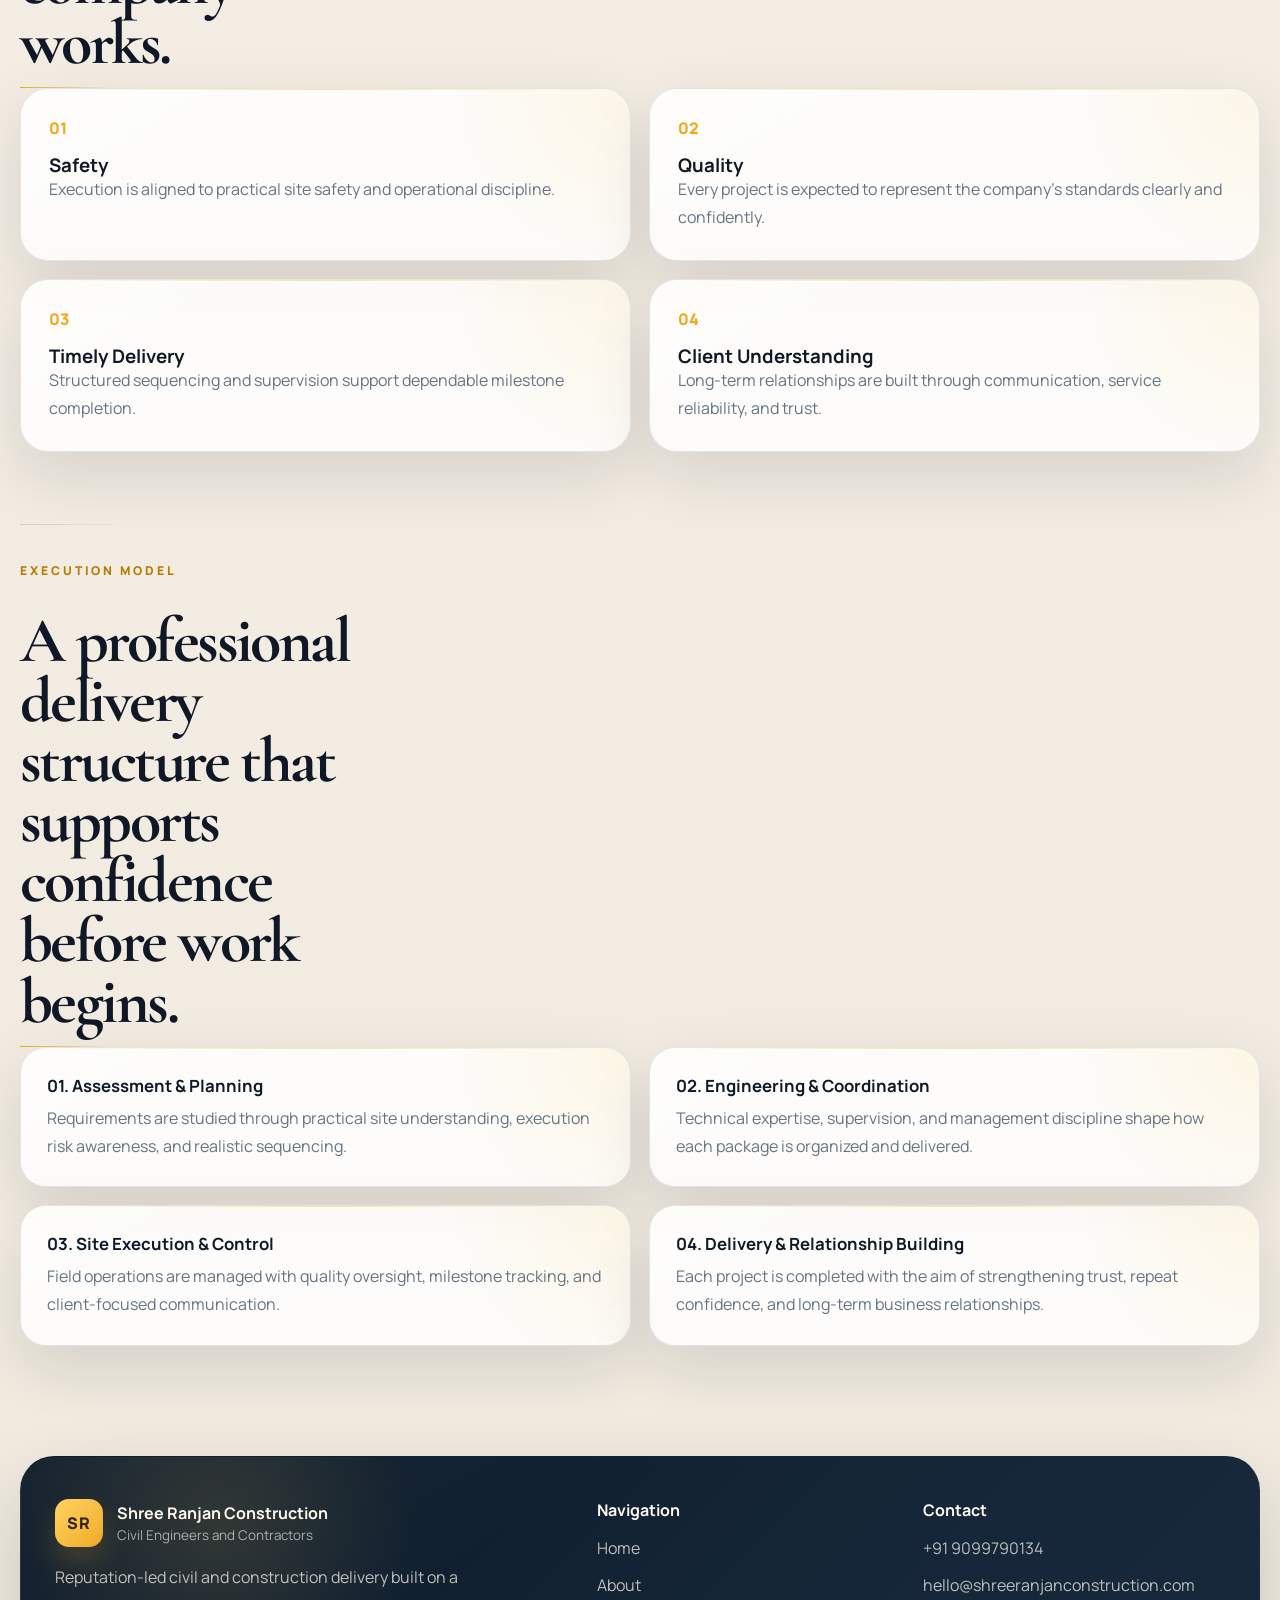
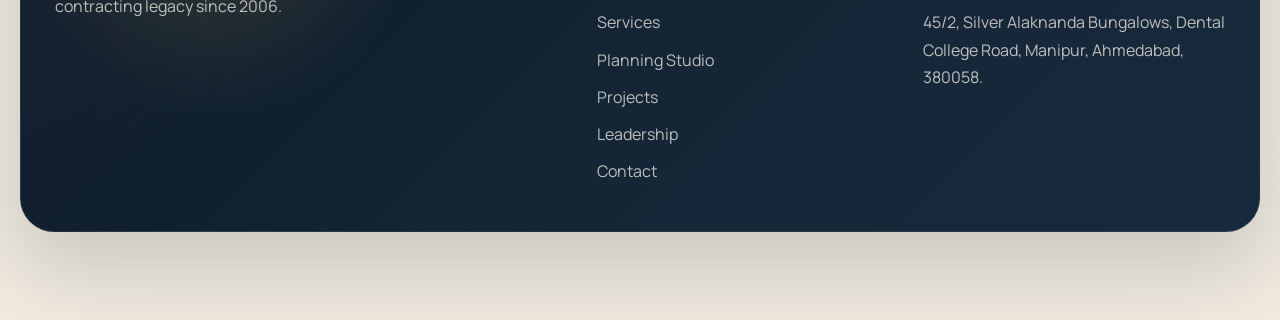
<file: about.html>
<!DOCTYPE html>
<html lang="en">
  <head>
    <meta charset="UTF-8" />
    <meta name="viewport" content="width=device-width, initial-scale=1.0" />
    <title>About | Shree Ranjan Construction</title>
    <meta
      name="description"
      content="Discover the heritage, company overview, mission, and values behind Shree Ranjan Construction and its legacy from Somlalit Contractors."
    />
    <link rel="preconnect" href="https://fonts.googleapis.com" />
    <link rel="preconnect" href="https://fonts.gstatic.com" crossorigin />
    <link
      href="https://fonts.googleapis.com/css2?family=Manrope:wght@400;500;600;700;800&family=Cormorant+Garamond:wght@500;600;700&display=swap"
      rel="stylesheet"
    />
    <link rel="stylesheet" href="./styles.css" />
  </head>
  <body class="page-internal">
    <div class="site-wrap">
      <div class="utility-bar">
        <p>Company overview, heritage, mission, and reputation story.</p>
        <div>
          <a href="tel:+919099790134">+91 9099790134</a>
          <span>Established legacy since 2006</span>
        </div>
      </div>

      <header class="site-header">
        <a class="brand" href="./index.html">
          <span class="brand-mark">SR</span>
          <span class="brand-copy">
            <strong>Shree Ranjan Construction</strong>
            <span>Civil Engineers and Contractors</span>
          </span>
        </a>
        <button class="nav-toggle" type="button" aria-expanded="false" aria-label="Toggle navigation">
          <span></span>
          <span></span>
        </button>
        <nav class="site-nav">
          <a href="./index.html">Home</a>
          <a class="is-active" href="./about.html">About</a>
          <a href="./services.html">Services</a>
          <a href="./planning-studio.html">Planning Studio</a>
          <a href="./projects.html">Projects</a>
          <a href="./leadership.html">Leadership</a>
          <a href="./contact.html">Contact</a>
        </nav>
        <a class="button button-outline desktop-only" href="./contact.html">Contact Us</a>
      </header>

      <main>
        <section class="page-hero reveal">
          <p class="eyebrow">About The Firm</p>
          <h1>From infrastructure roots to a broader construction identity.</h1>
          <p class="lead">
            The company story begins with Somlalit Contractors, a contracting
            firm operating since 2006 in infrastructure projects. In 2022, the
            business expanded under Shree Ranjan Construction to serve
            residential, commercial, and wider civil construction requirements.
          </p>
        </section>

        <section class="section about-overview-section">
          <div class="about-overview-shell">
            <div class="section-heading reveal">
              <p class="eyebrow">Company Overview</p>
              <h2>A reputation built in the field, then refined into a broader construction identity.</h2>
              <p class="section-copy">
                Shree Ranjan Construction represents the next chapter of an
                operating legacy that began in infrastructure contracting. The
                firm combines execution discipline, technical confidence, and a
                corporate-facing presentation suited to modern civil,
                industrial, and building work.
              </p>
            </div>

            <div class="about-overview-grid">
              <article class="overview-panel reveal">
                <strong>Legacy Foundation</strong>
                <span>Somlalit Contractors has been active since 2006, establishing the company’s reputation in infrastructure and civil execution.</span>
              </article>
              <article class="overview-panel reveal">
                <strong>Strategic Expansion</strong>
                <span>In 2022, Shree Ranjan Construction expanded the business into a wider construction offering across residential, commercial, and industrial works.</span>
              </article>
              <article class="overview-panel reveal">
                <strong>Execution Profile</strong>
                <span>The company supports projects that demand site coordination, technical understanding, quality control, and dependable milestone delivery.</span>
              </article>
              <article class="overview-panel reveal">
                <strong>Brand Presence</strong>
                <span>Today, the firm positions itself as an engineering-led contractor with heritage credibility and a premium, client-facing identity.</span>
              </article>
            </div>
          </div>
        </section>

        <section class="section heritage-timeline-section">
          <div class="heritage-route-shell">
            <div class="heritage-route-copy reveal">
              <p class="eyebrow">Heritage Route</p>
              <h2>A more deliberate company story, mapped as a construction journey rather than a generic timeline.</h2>
              <p class="section-copy">
                This section is designed as an animated growth route: a curved
                construction road, milestone boards, and a moving machine that
                pauses to emphasize the moments that define the firm’s journey.
              </p>

              <div class="route-insight-grid">
                <article class="matrix-card reveal">
                  <strong>Infrastructure Roots</strong>
                  <span>Early work established capability in drainage, utilities, crossings, and field-intensive civil packages.</span>
                </article>
                <article class="matrix-card reveal">
                  <strong>Modern Expansion</strong>
                  <span>The 2022 expansion widened the company’s service line into broader construction and project-facing delivery.</span>
                </article>
                <article class="matrix-card reveal">
                  <strong>Present Reputation</strong>
                  <span>Leadership continuity, execution depth, and disciplined presentation now work together as a single brand story.</span>
                </article>
              </div>
            </div>

            <div class="timeline-road reveal">
              <div class="timeline-stage-topline">
                <span>Animated Heritage Route</span>
                <p>Machine-led journey across the firm’s milestones</p>
              </div>

              <svg
                class="timeline-path-art"
                viewBox="0 0 920 760"
                preserveAspectRatio="none"
                aria-hidden="true"
              >
                <path
                  class="road-shadow"
                  d="M124 664 C 236 612, 256 522, 186 450 S 124 284, 248 250 S 476 240, 448 144 S 554 72, 742 112"
                />
                <path
                  class="road-edge"
                  d="M124 664 C 236 612, 256 522, 186 450 S 124 284, 248 250 S 476 240, 448 144 S 554 72, 742 112"
                />
                <path
                  class="road-surface"
                  d="M124 664 C 236 612, 256 522, 186 450 S 124 284, 248 250 S 476 240, 448 144 S 554 72, 742 112"
                />
                <path
                  class="road-center"
                  d="M124 664 C 236 612, 256 522, 186 450 S 124 284, 248 250 S 476 240, 448 144 S 554 72, 742 112"
                />
                <path
                  class="road-guide"
                  d="M124 664 C 236 612, 256 522, 186 450 S 124 284, 248 250 S 476 240, 448 144 S 554 72, 742 112"
                />
              </svg>

              <div class="timeline-machine" aria-hidden="true">
                <div class="machine-shadow"></div>
                <div class="machine-counterweight"></div>
                <div class="machine-cabin"></div>
                <div class="machine-body"></div>
                <div class="machine-chassis"></div>
                <div class="machine-arm">
                  <span class="machine-forearm"></span>
                  <span class="machine-bucket"></span>
                </div>
                <div class="machine-wheel wheel-front"></div>
                <div class="machine-wheel wheel-back"></div>
              </div>

              <article class="timeline-stop stop-foundation reveal" data-stop="0">
                <div class="timeline-marker"></div>
                <span>2006</span>
                <h3>Somlalit Contractors begins infrastructure operations</h3>
                <p>The firm’s foundation is built through contracting work rooted in field execution, civil discipline, and dependable site delivery.</p>
              </article>

              <article class="timeline-stop stop-expansion reveal" data-stop="1">
                <div class="timeline-marker"></div>
                <span>2022</span>
                <h3>Shree Ranjan Construction expands the business profile</h3>
                <p>A wider construction identity is introduced to support residential, commercial, industrial, and broader civil requirements.</p>
              </article>

              <article class="timeline-stop stop-present reveal" data-stop="2">
                <div class="timeline-marker"></div>
                <span>Today</span>
                <h3>Leadership, heritage, and project confidence now move together</h3>
                <p>The company presents itself as a reputation-led construction firm with the substance of a legacy contractor and the polish of a modern brand.</p>
              </article>
            </div>
          </div>
        </section>

        <section class="section dark-band">
          <div class="dark-band-inner reveal">
            <div>
              <p class="eyebrow">Heritage</p>
              <h2>Founded by <span class="legacy-highlight">Late Lalit Jani</span> and carried forward with visible leadership continuity.</h2>
            </div>
            <div class="leadership-capsule">
              <article>
                <strong>Legacy Foundation</strong>
                <span>The firm was founded by <span class="legacy-highlight">Late Lalit Jani</span>, whose emphasis on quality and expertise shaped its working culture.</span>
              </article>
              <article>
                <strong>Leadership Continuity</strong>
                <span>That legacy continues through Tatsat Dave and Yogiraj Dave, combining engineering education and specialist field experience.</span>
              </article>
            </div>
          </div>
        </section>

        <section class="section two-column-grid">
          <div class="section-heading reveal">
            <p class="eyebrow">Vision & Mission</p>
            <h2>Growth and leadership built on safety, quality, timely delivery, and client understanding.</h2>
          </div>

          <div class="card-stack">
            <article class="feature-card reveal">
              <span>Vision</span>
              <h3>Industry leadership</h3>
              <p>
                The firm aims to expand its presence and establish itself as a
                pioneer in the construction industry.
              </p>
            </article>
            <article class="feature-card reveal">
              <span>Mission</span>
              <h3>High-quality construction management</h3>
              <p>
                The mission is to deliver high-quality construction, technical
                expertise, and management services while building long-term
                client relationships.
              </p>
            </article>
          </div>
        </section>

        <section class="section">
          <div class="section-heading reveal">
            <p class="eyebrow">Core Values</p>
            <h2>What defines the way the company works.</h2>
          </div>

          <div class="value-grid">
            <article class="feature-card reveal">
              <span>01</span>
              <h3>Safety</h3>
              <p>Execution is aligned to practical site safety and operational discipline.</p>
            </article>
            <article class="feature-card reveal">
              <span>02</span>
              <h3>Quality</h3>
              <p>Every project is expected to represent the company’s standards clearly and confidently.</p>
            </article>
            <article class="feature-card reveal">
              <span>03</span>
              <h3>Timely Delivery</h3>
              <p>Structured sequencing and supervision support dependable milestone completion.</p>
            </article>
            <article class="feature-card reveal">
              <span>04</span>
              <h3>Client Understanding</h3>
              <p>Long-term relationships are built through communication, service reliability, and trust.</p>
            </article>
          </div>
        </section>

        <section class="section">
          <div class="section-heading reveal">
            <p class="eyebrow">Execution Model</p>
            <h2>A professional delivery structure that supports confidence before work begins.</h2>
          </div>

          <div class="matrix-grid">
            <article class="matrix-card reveal">
              <strong>01. Assessment & Planning</strong>
              <span>Requirements are studied through practical site understanding, execution risk awareness, and realistic sequencing.</span>
            </article>
            <article class="matrix-card reveal">
              <strong>02. Engineering & Coordination</strong>
              <span>Technical expertise, supervision, and management discipline shape how each package is organized and delivered.</span>
            </article>
            <article class="matrix-card reveal">
              <strong>03. Site Execution & Control</strong>
              <span>Field operations are managed with quality oversight, milestone tracking, and client-focused communication.</span>
            </article>
            <article class="matrix-card reveal">
              <strong>04. Delivery & Relationship Building</strong>
              <span>Each project is completed with the aim of strengthening trust, repeat confidence, and long-term business relationships.</span>
            </article>
          </div>
        </section>
      </main>

      <footer class="site-footer">
        <div class="footer-brand">
          <a class="brand" href="./index.html">
            <span class="brand-mark">SR</span>
            <span class="brand-copy">
              <strong>Shree Ranjan Construction</strong>
              <span>Civil Engineers and Contractors</span>
            </span>
          </a>
          <p>Reputation-led civil and construction delivery built on a contracting legacy since 2006.</p>
        </div>
        <div class="footer-links">
          <div>
            <h3>Navigation</h3>
            <a href="./index.html">Home</a>
            <a href="./about.html">About</a>
            <a href="./services.html">Services</a>
            <a href="./planning-studio.html">Planning Studio</a>
            <a href="./projects.html">Projects</a>
            <a href="./leadership.html">Leadership</a>
            <a href="./contact.html">Contact</a>
          </div>
          <div>
            <h3>Contact</h3>
            <a href="tel:+919099790134">+91 9099790134</a>
            <a href="mailto:hello@shreeranjanconstruction.com">hello@shreeranjanconstruction.com</a>
            <p>45/2, Silver Alaknanda Bungalows, Dental College Road, Manipur, Ahmedabad, 380058.</p>
          </div>
        </div>
      </footer>
    </div>
    <script src="./script.js"></script>
  </body>
</html>
</file>
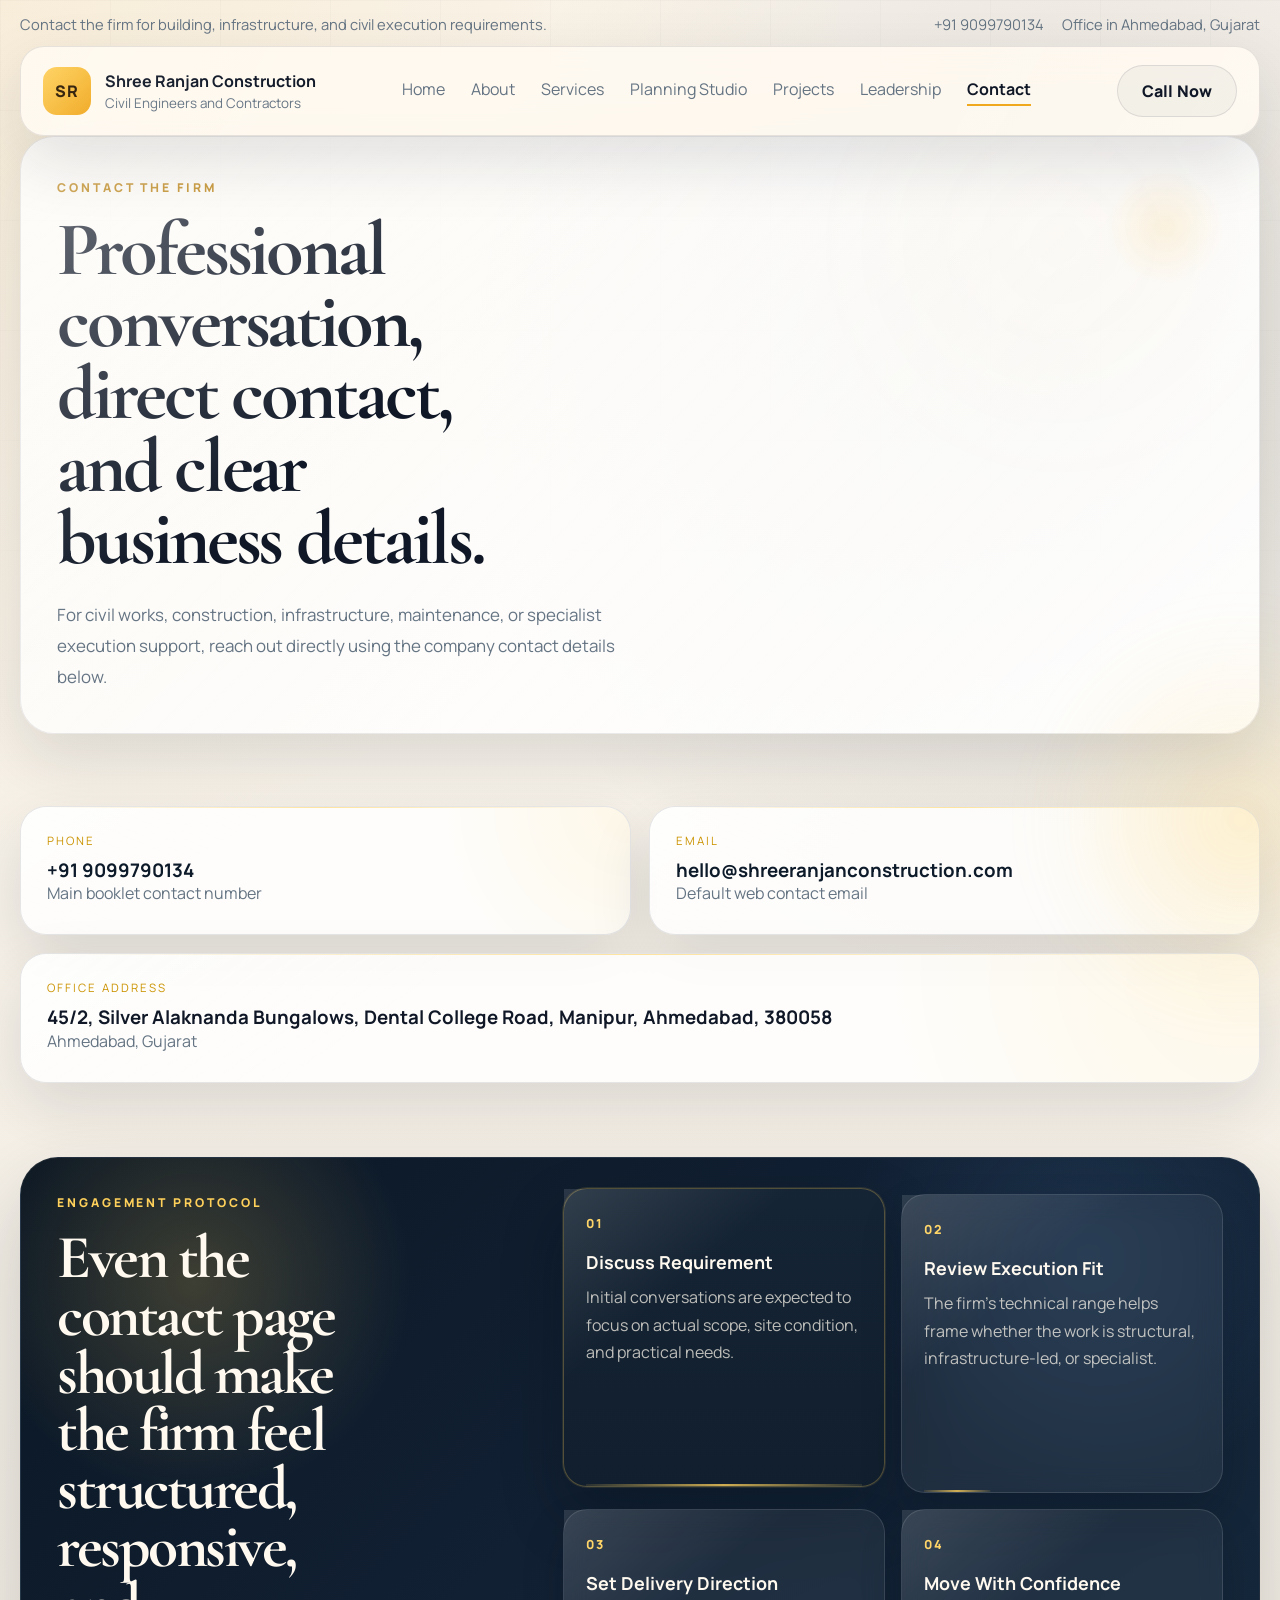
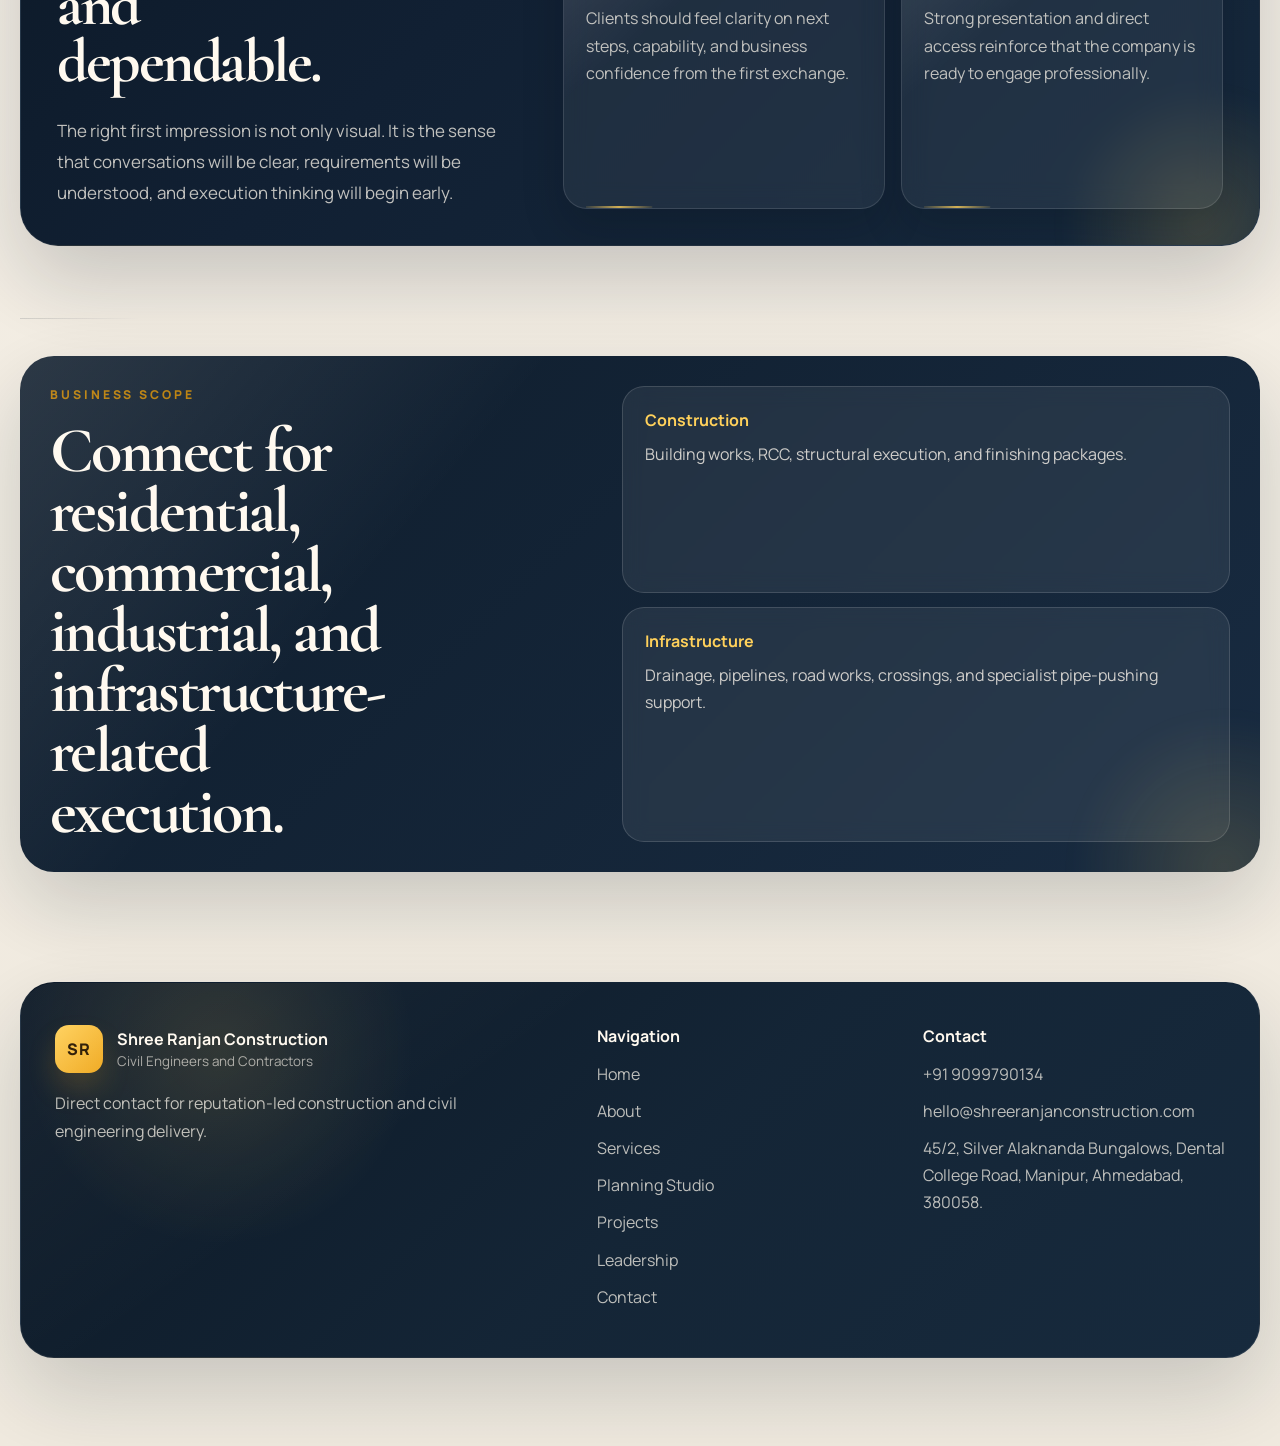
<file: contact.html>
<!DOCTYPE html>
<html lang="en">
  <head>
    <meta charset="UTF-8" />
    <meta name="viewport" content="width=device-width, initial-scale=1.0" />
    <title>Contact | Shree Ranjan Construction</title>
    <meta
      name="description"
      content="Contact Shree Ranjan Construction for civil works, building construction, infrastructure projects, repair works, and specialist execution support."
    />
    <link rel="preconnect" href="https://fonts.googleapis.com" />
    <link rel="preconnect" href="https://fonts.gstatic.com" crossorigin />
    <link
      href="https://fonts.googleapis.com/css2?family=Manrope:wght@400;500;600;700;800&family=Cormorant+Garamond:wght@500;600;700&display=swap"
      rel="stylesheet"
    />
    <link rel="stylesheet" href="./styles.css" />
  </head>
  <body class="page-internal">
    <div class="site-wrap">
      <div class="utility-bar">
        <p>Contact the firm for building, infrastructure, and civil execution requirements.</p>
        <div>
          <a href="tel:+919099790134">+91 9099790134</a>
          <span>Office in Ahmedabad, Gujarat</span>
        </div>
      </div>

      <header class="site-header">
        <a class="brand" href="./index.html">
          <span class="brand-mark">SR</span>
          <span class="brand-copy">
            <strong>Shree Ranjan Construction</strong>
            <span>Civil Engineers and Contractors</span>
          </span>
        </a>
        <button class="nav-toggle" type="button" aria-expanded="false" aria-label="Toggle navigation">
          <span></span>
          <span></span>
        </button>
        <nav class="site-nav">
          <a href="./index.html">Home</a>
          <a href="./about.html">About</a>
          <a href="./services.html">Services</a>
          <a href="./planning-studio.html">Planning Studio</a>
          <a href="./projects.html">Projects</a>
          <a href="./leadership.html">Leadership</a>
          <a class="is-active" href="./contact.html">Contact</a>
        </nav>
        <a class="button button-outline desktop-only" href="tel:+919099790134">Call Now</a>
      </header>

      <main>
        <section class="page-hero reveal">
          <p class="eyebrow">Contact The Firm</p>
          <h1>Professional conversation, direct contact, and clear business details.</h1>
          <p class="lead">
            For civil works, construction, infrastructure, maintenance, or
            specialist execution support, reach out directly using the company
            contact details below.
          </p>
        </section>

        <section class="section contact-grid contact-summary-section">
          <article class="contact-card reveal">
            <p>Phone</p>
            <h3><a href="tel:+919099790134">+91 9099790134</a></h3>
            <span>Main booklet contact number</span>
          </article>
          <article class="contact-card reveal">
            <p>Email</p>
            <h3><a href="mailto:hello@shreeranjanconstruction.com">hello@shreeranjanconstruction.com</a></h3>
            <span>Default web contact email</span>
          </article>
          <article class="contact-card contact-card-wide reveal">
            <p>Office Address</p>
            <h3>45/2, Silver Alaknanda Bungalows, Dental College Road, Manipur, Ahmedabad, 380058</h3>
            <span>Ahmedabad, Gujarat</span>
          </article>
        </section>

        <section class="section proof-stage reveal" data-signal-rotator>
          <div class="proof-copy">
            <p class="eyebrow">Engagement Protocol</p>
            <h2>Even the contact page should make the firm feel structured, responsive, and dependable.</h2>
            <p class="section-copy">
              The right first impression is not only visual. It is the sense
              that conversations will be clear, requirements will be understood,
              and execution thinking will begin early.
            </p>
          </div>

          <div class="proof-grid">
            <article class="proof-card is-active" data-signal-card>
              <span class="proof-index">01</span>
              <strong>Discuss Requirement</strong>
              <p>Initial conversations are expected to focus on actual scope, site condition, and practical needs.</p>
            </article>
            <article class="proof-card" data-signal-card>
              <span class="proof-index">02</span>
              <strong>Review Execution Fit</strong>
              <p>The firm’s technical range helps frame whether the work is structural, infrastructure-led, or specialist.</p>
            </article>
            <article class="proof-card" data-signal-card>
              <span class="proof-index">03</span>
              <strong>Set Delivery Direction</strong>
              <p>Clients should feel clarity on next steps, capability, and business confidence from the first exchange.</p>
            </article>
            <article class="proof-card" data-signal-card>
              <span class="proof-index">04</span>
              <strong>Move With Confidence</strong>
              <p>Strong presentation and direct access reinforce that the company is ready to engage professionally.</p>
            </article>
          </div>
        </section>

        <section class="section dark-band">
          <div class="dark-band-inner reveal">
            <div>
              <p class="eyebrow">Business Scope</p>
              <h2>Connect for residential, commercial, industrial, and infrastructure-related execution.</h2>
            </div>
            <div class="leadership-capsule">
              <article>
                <strong>Construction</strong>
                <span>Building works, RCC, structural execution, and finishing packages.</span>
              </article>
              <article>
                <strong>Infrastructure</strong>
                <span>Drainage, pipelines, road works, crossings, and specialist pipe-pushing support.</span>
              </article>
            </div>
          </div>
        </section>
      </main>

      <footer class="site-footer">
        <div class="footer-brand">
          <a class="brand" href="./index.html">
            <span class="brand-mark">SR</span>
            <span class="brand-copy">
              <strong>Shree Ranjan Construction</strong>
              <span>Civil Engineers and Contractors</span>
            </span>
          </a>
          <p>Direct contact for reputation-led construction and civil engineering delivery.</p>
        </div>
        <div class="footer-links">
          <div>
            <h3>Navigation</h3>
            <a href="./index.html">Home</a>
            <a href="./about.html">About</a>
            <a href="./services.html">Services</a>
            <a href="./planning-studio.html">Planning Studio</a>
            <a href="./projects.html">Projects</a>
            <a href="./leadership.html">Leadership</a>
            <a href="./contact.html">Contact</a>
          </div>
          <div>
            <h3>Contact</h3>
            <a href="tel:+919099790134">+91 9099790134</a>
            <a href="mailto:hello@shreeranjanconstruction.com">hello@shreeranjanconstruction.com</a>
            <p>45/2, Silver Alaknanda Bungalows, Dental College Road, Manipur, Ahmedabad, 380058.</p>
          </div>
        </div>
      </footer>
    </div>
    <script src="./script.js"></script>
  </body>
</html>
</file>
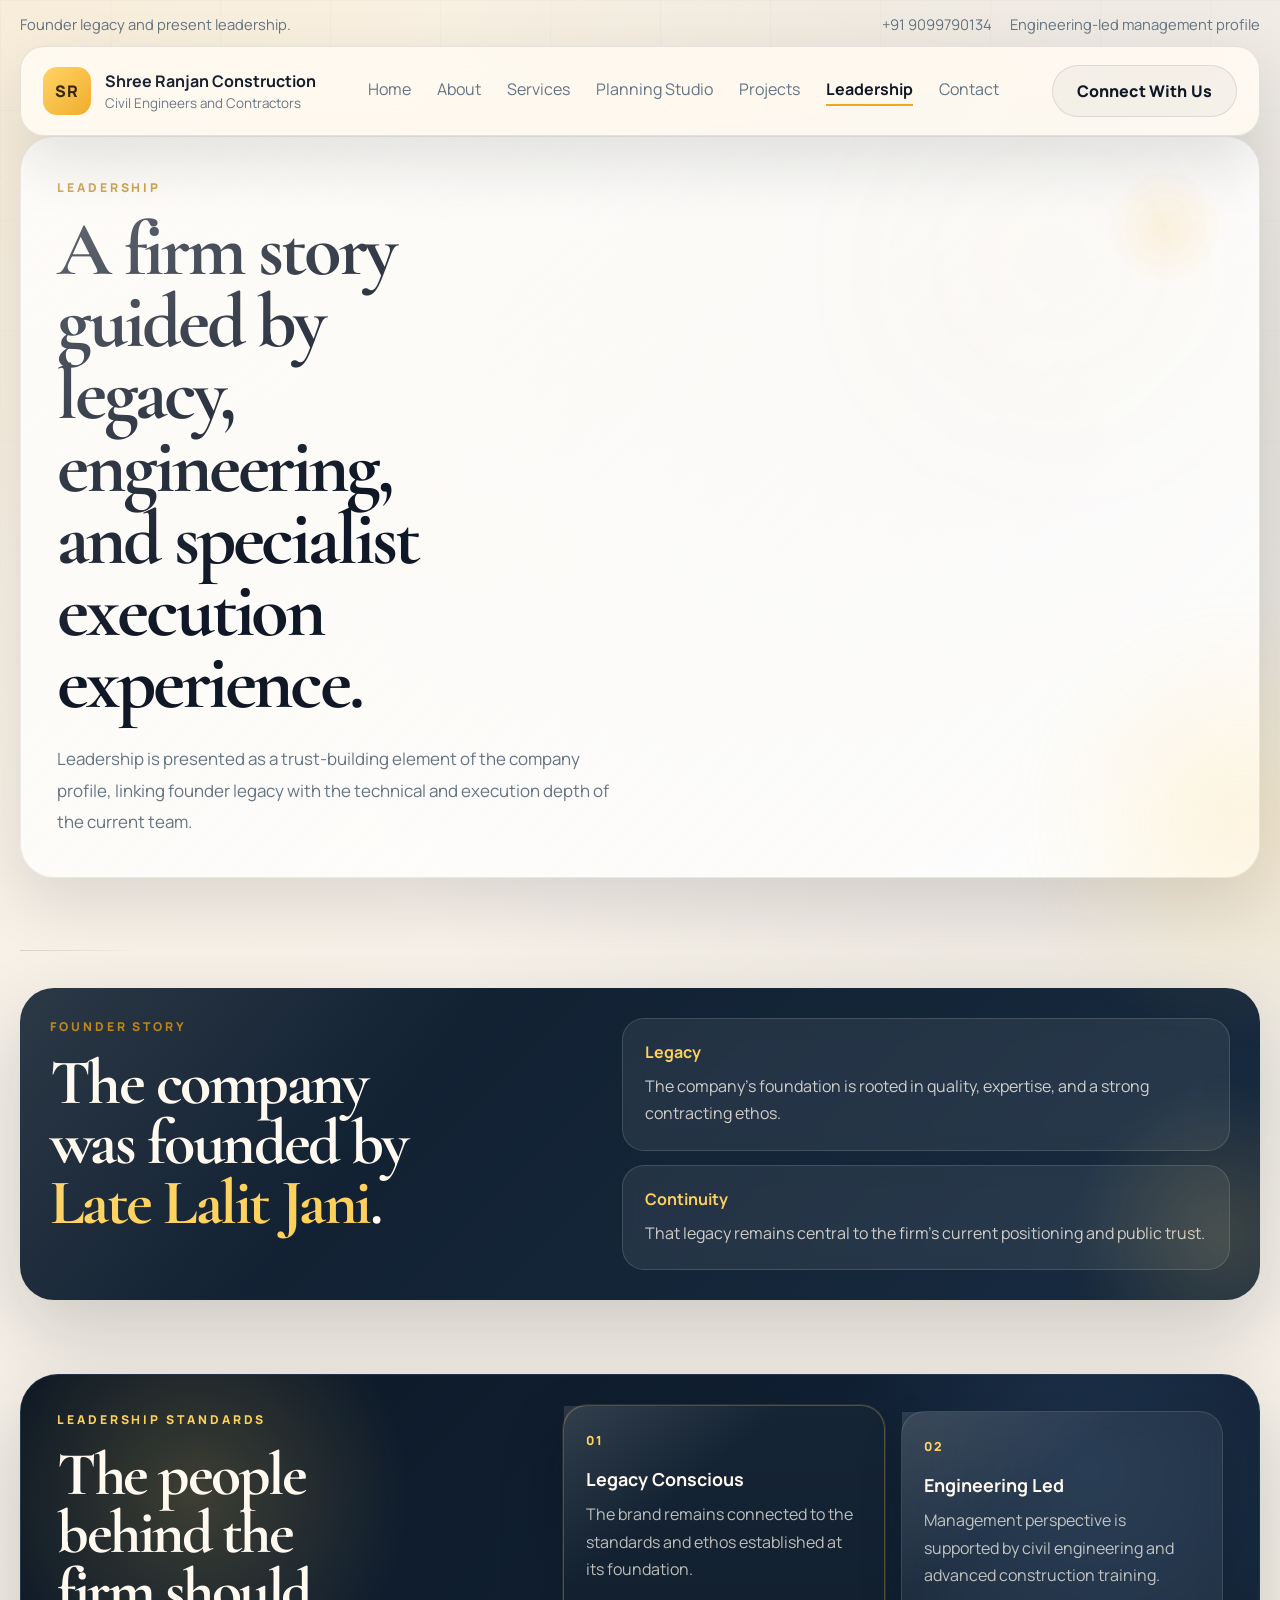
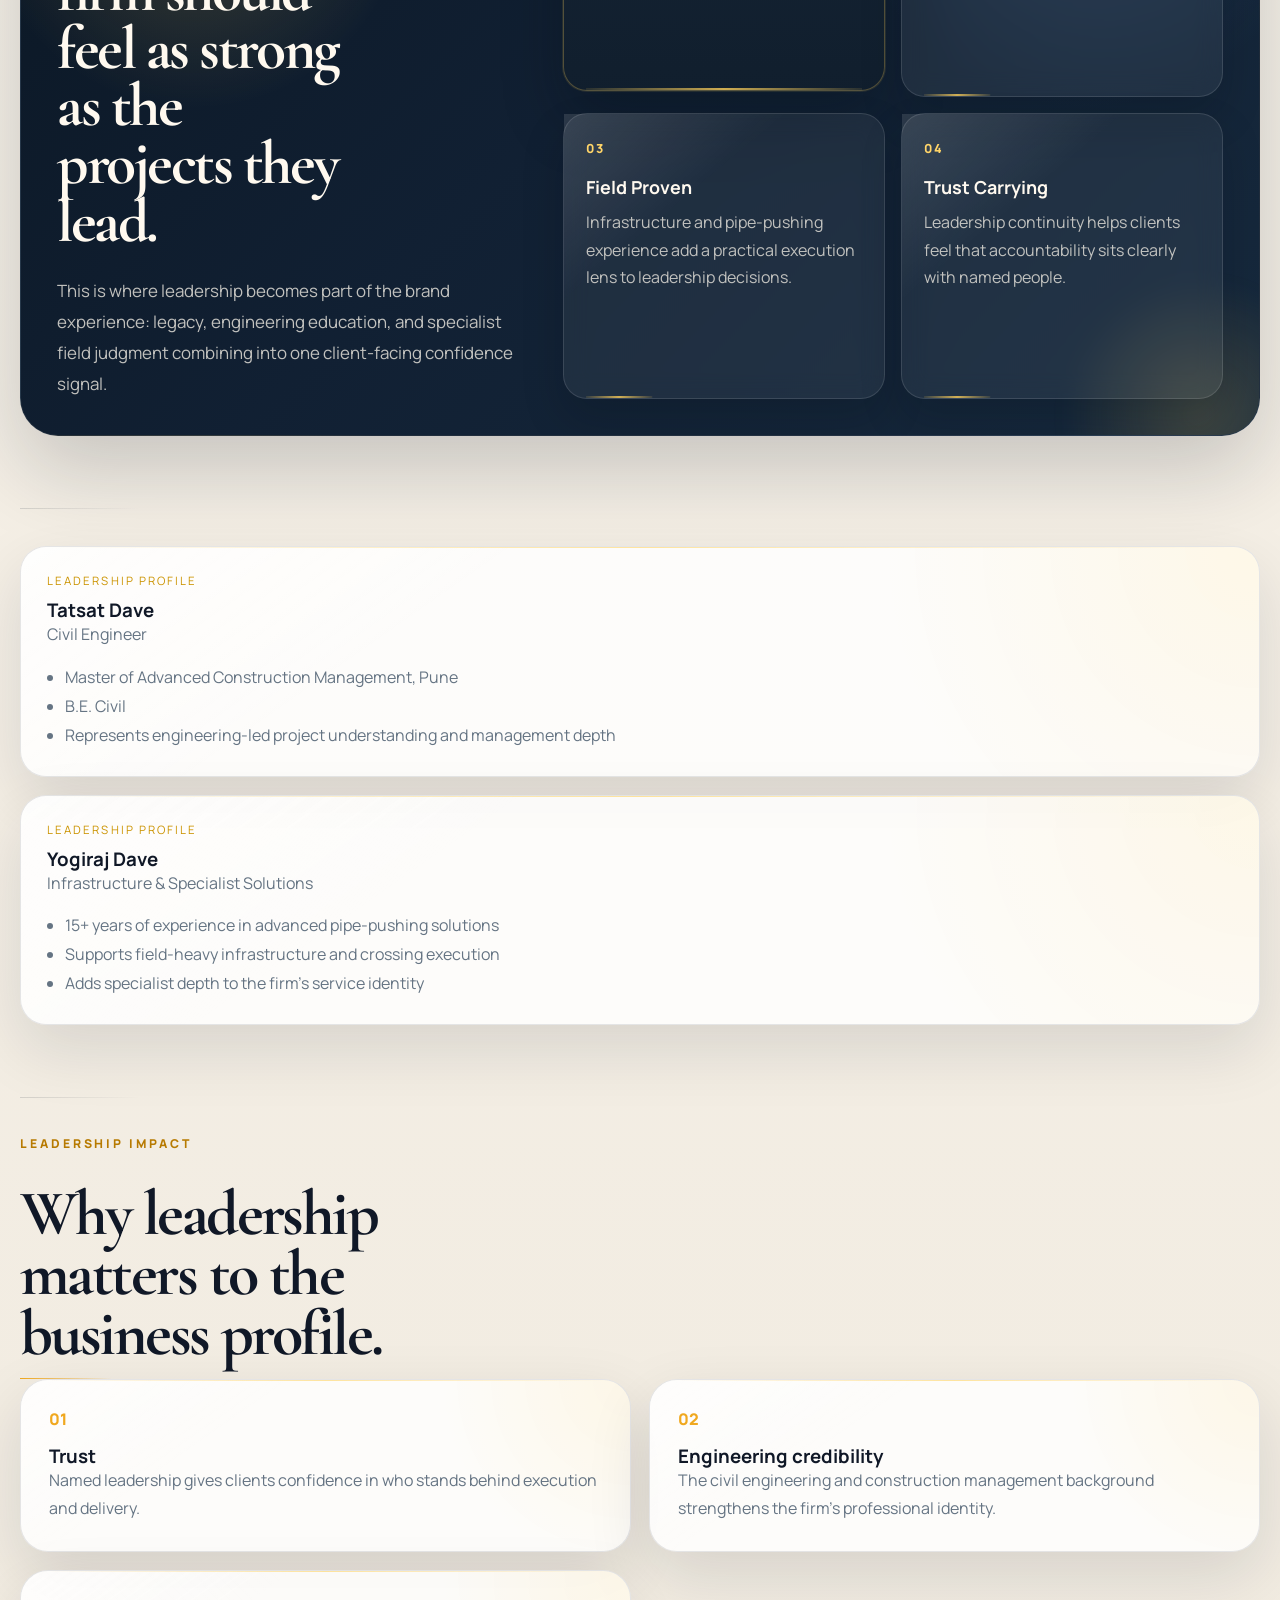
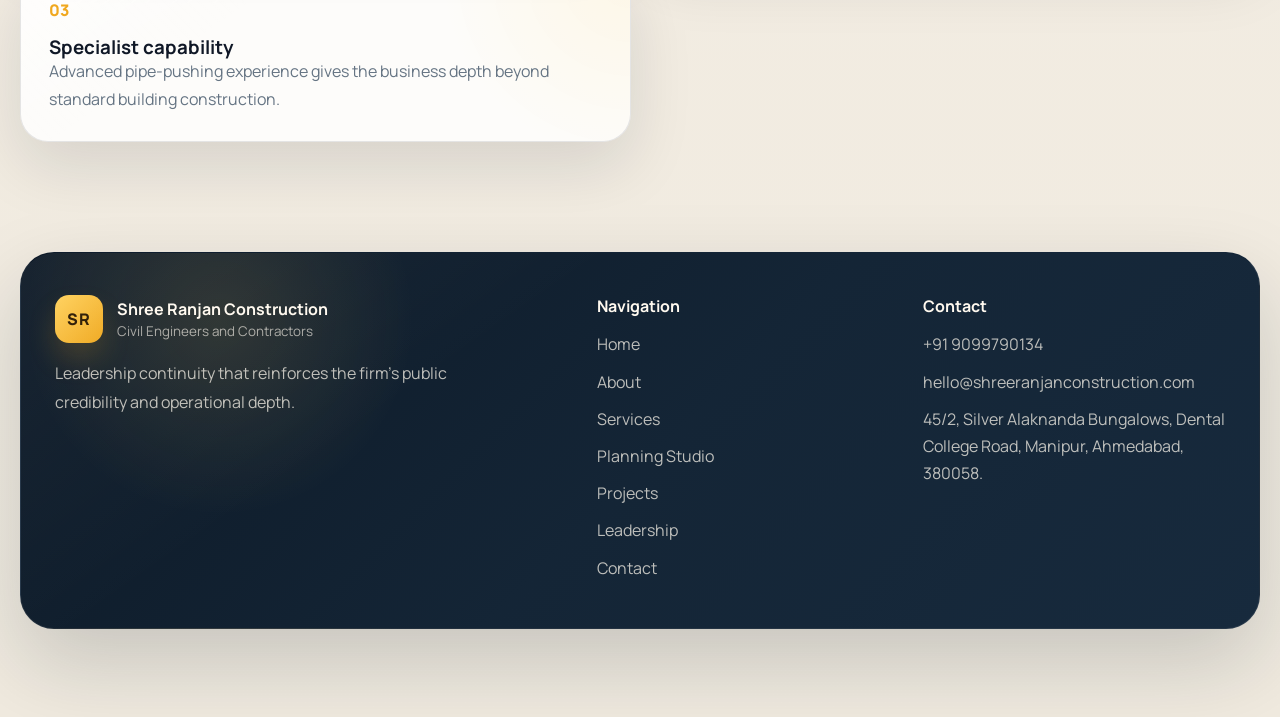
<file: leadership.html>
<!DOCTYPE html>
<html lang="en">
  <head>
    <meta charset="UTF-8" />
    <meta name="viewport" content="width=device-width, initial-scale=1.0" />
    <title>Leadership | Shree Ranjan Construction</title>
    <meta
      name="description"
      content="Meet the leadership and heritage behind Shree Ranjan Construction, including its founder legacy and engineering-led management."
    />
    <link rel="preconnect" href="https://fonts.googleapis.com" />
    <link rel="preconnect" href="https://fonts.gstatic.com" crossorigin />
    <link
      href="https://fonts.googleapis.com/css2?family=Manrope:wght@400;500;600;700;800&family=Cormorant+Garamond:wght@500;600;700&display=swap"
      rel="stylesheet"
    />
    <link rel="stylesheet" href="./styles.css" />
  </head>
  <body class="page-internal">
    <div class="site-wrap">
      <div class="utility-bar">
        <p>Founder legacy and present leadership.</p>
        <div>
          <a href="tel:+919099790134">+91 9099790134</a>
          <span>Engineering-led management profile</span>
        </div>
      </div>

      <header class="site-header">
        <a class="brand" href="./index.html">
          <span class="brand-mark">SR</span>
          <span class="brand-copy">
            <strong>Shree Ranjan Construction</strong>
            <span>Civil Engineers and Contractors</span>
          </span>
        </a>
        <button class="nav-toggle" type="button" aria-expanded="false" aria-label="Toggle navigation">
          <span></span>
          <span></span>
        </button>
        <nav class="site-nav">
          <a href="./index.html">Home</a>
          <a href="./about.html">About</a>
          <a href="./services.html">Services</a>
          <a href="./planning-studio.html">Planning Studio</a>
          <a href="./projects.html">Projects</a>
          <a class="is-active" href="./leadership.html">Leadership</a>
          <a href="./contact.html">Contact</a>
        </nav>
        <a class="button button-outline desktop-only" href="./contact.html">Connect With Us</a>
      </header>

      <main>
        <section class="page-hero reveal">
          <p class="eyebrow">Leadership</p>
          <h1>A firm story guided by legacy, engineering, and specialist execution experience.</h1>
          <p class="lead">
            Leadership is presented as a trust-building element of the company
            profile, linking founder legacy with the technical and execution
            depth of the current team.
          </p>
        </section>

        <section class="section dark-band">
          <div class="dark-band-inner reveal">
            <div>
              <p class="eyebrow">Founder Story</p>
              <h2>The company was founded by <span class="legacy-highlight">Late Lalit Jani</span>.</h2>
            </div>
            <div class="leadership-capsule">
              <article>
                <strong>Legacy</strong>
                <span>The company’s foundation is rooted in quality, expertise, and a strong contracting ethos.</span>
              </article>
              <article>
                <strong>Continuity</strong>
                <span>That legacy remains central to the firm’s current positioning and public trust.</span>
              </article>
            </div>
          </div>
        </section>

        <section class="section proof-stage reveal" data-signal-rotator>
          <div class="proof-copy">
            <p class="eyebrow">Leadership Standards</p>
            <h2>The people behind the firm should feel as strong as the projects they lead.</h2>
            <p class="section-copy">
              This is where leadership becomes part of the brand experience:
              legacy, engineering education, and specialist field judgment
              combining into one client-facing confidence signal.
            </p>
          </div>

          <div class="proof-grid">
            <article class="proof-card is-active" data-signal-card>
              <span class="proof-index">01</span>
              <strong>Legacy Conscious</strong>
              <p>The brand remains connected to the standards and ethos established at its foundation.</p>
            </article>
            <article class="proof-card" data-signal-card>
              <span class="proof-index">02</span>
              <strong>Engineering Led</strong>
              <p>Management perspective is supported by civil engineering and advanced construction training.</p>
            </article>
            <article class="proof-card" data-signal-card>
              <span class="proof-index">03</span>
              <strong>Field Proven</strong>
              <p>Infrastructure and pipe-pushing experience add a practical execution lens to leadership decisions.</p>
            </article>
            <article class="proof-card" data-signal-card>
              <span class="proof-index">04</span>
              <strong>Trust Carrying</strong>
              <p>Leadership continuity helps clients feel that accountability sits clearly with named people.</p>
            </article>
          </div>
        </section>

        <section class="section">
          <div class="leadership-grid">
            <article class="leader-card reveal">
              <p>Leadership Profile</p>
              <h3>Tatsat Dave</h3>
              <span>Civil Engineer</span>
              <ul>
                <li>Master of Advanced Construction Management, Pune</li>
                <li>B.E. Civil</li>
                <li>Represents engineering-led project understanding and management depth</li>
              </ul>
            </article>
            <article class="leader-card reveal">
              <p>Leadership Profile</p>
              <h3>Yogiraj Dave</h3>
              <span>Infrastructure & Specialist Solutions</span>
              <ul>
                <li>15+ years of experience in advanced pipe-pushing solutions</li>
                <li>Supports field-heavy infrastructure and crossing execution</li>
                <li>Adds specialist depth to the firm’s service identity</li>
              </ul>
            </article>
          </div>
        </section>

        <section class="section">
          <div class="section-heading reveal">
            <p class="eyebrow">Leadership Impact</p>
            <h2>Why leadership matters to the business profile.</h2>
          </div>

          <div class="value-grid">
            <article class="feature-card reveal">
              <span>01</span>
              <h3>Trust</h3>
              <p>Named leadership gives clients confidence in who stands behind execution and delivery.</p>
            </article>
            <article class="feature-card reveal">
              <span>02</span>
              <h3>Engineering credibility</h3>
              <p>The civil engineering and construction management background strengthens the firm’s professional identity.</p>
            </article>
            <article class="feature-card reveal">
              <span>03</span>
              <h3>Specialist capability</h3>
              <p>Advanced pipe-pushing experience gives the business depth beyond standard building construction.</p>
            </article>
          </div>
        </section>
      </main>

      <footer class="site-footer">
        <div class="footer-brand">
          <a class="brand" href="./index.html">
            <span class="brand-mark">SR</span>
            <span class="brand-copy">
              <strong>Shree Ranjan Construction</strong>
              <span>Civil Engineers and Contractors</span>
            </span>
          </a>
          <p>Leadership continuity that reinforces the firm’s public credibility and operational depth.</p>
        </div>
        <div class="footer-links">
          <div>
            <h3>Navigation</h3>
            <a href="./index.html">Home</a>
            <a href="./about.html">About</a>
            <a href="./services.html">Services</a>
            <a href="./planning-studio.html">Planning Studio</a>
            <a href="./projects.html">Projects</a>
            <a href="./leadership.html">Leadership</a>
            <a href="./contact.html">Contact</a>
          </div>
          <div>
            <h3>Contact</h3>
            <a href="tel:+919099790134">+91 9099790134</a>
            <a href="mailto:hello@shreeranjanconstruction.com">hello@shreeranjanconstruction.com</a>
            <p>45/2, Silver Alaknanda Bungalows, Dental College Road, Manipur, Ahmedabad, 380058.</p>
          </div>
        </div>
      </footer>
    </div>
    <script src="./script.js"></script>
  </body>
</html>
</file>
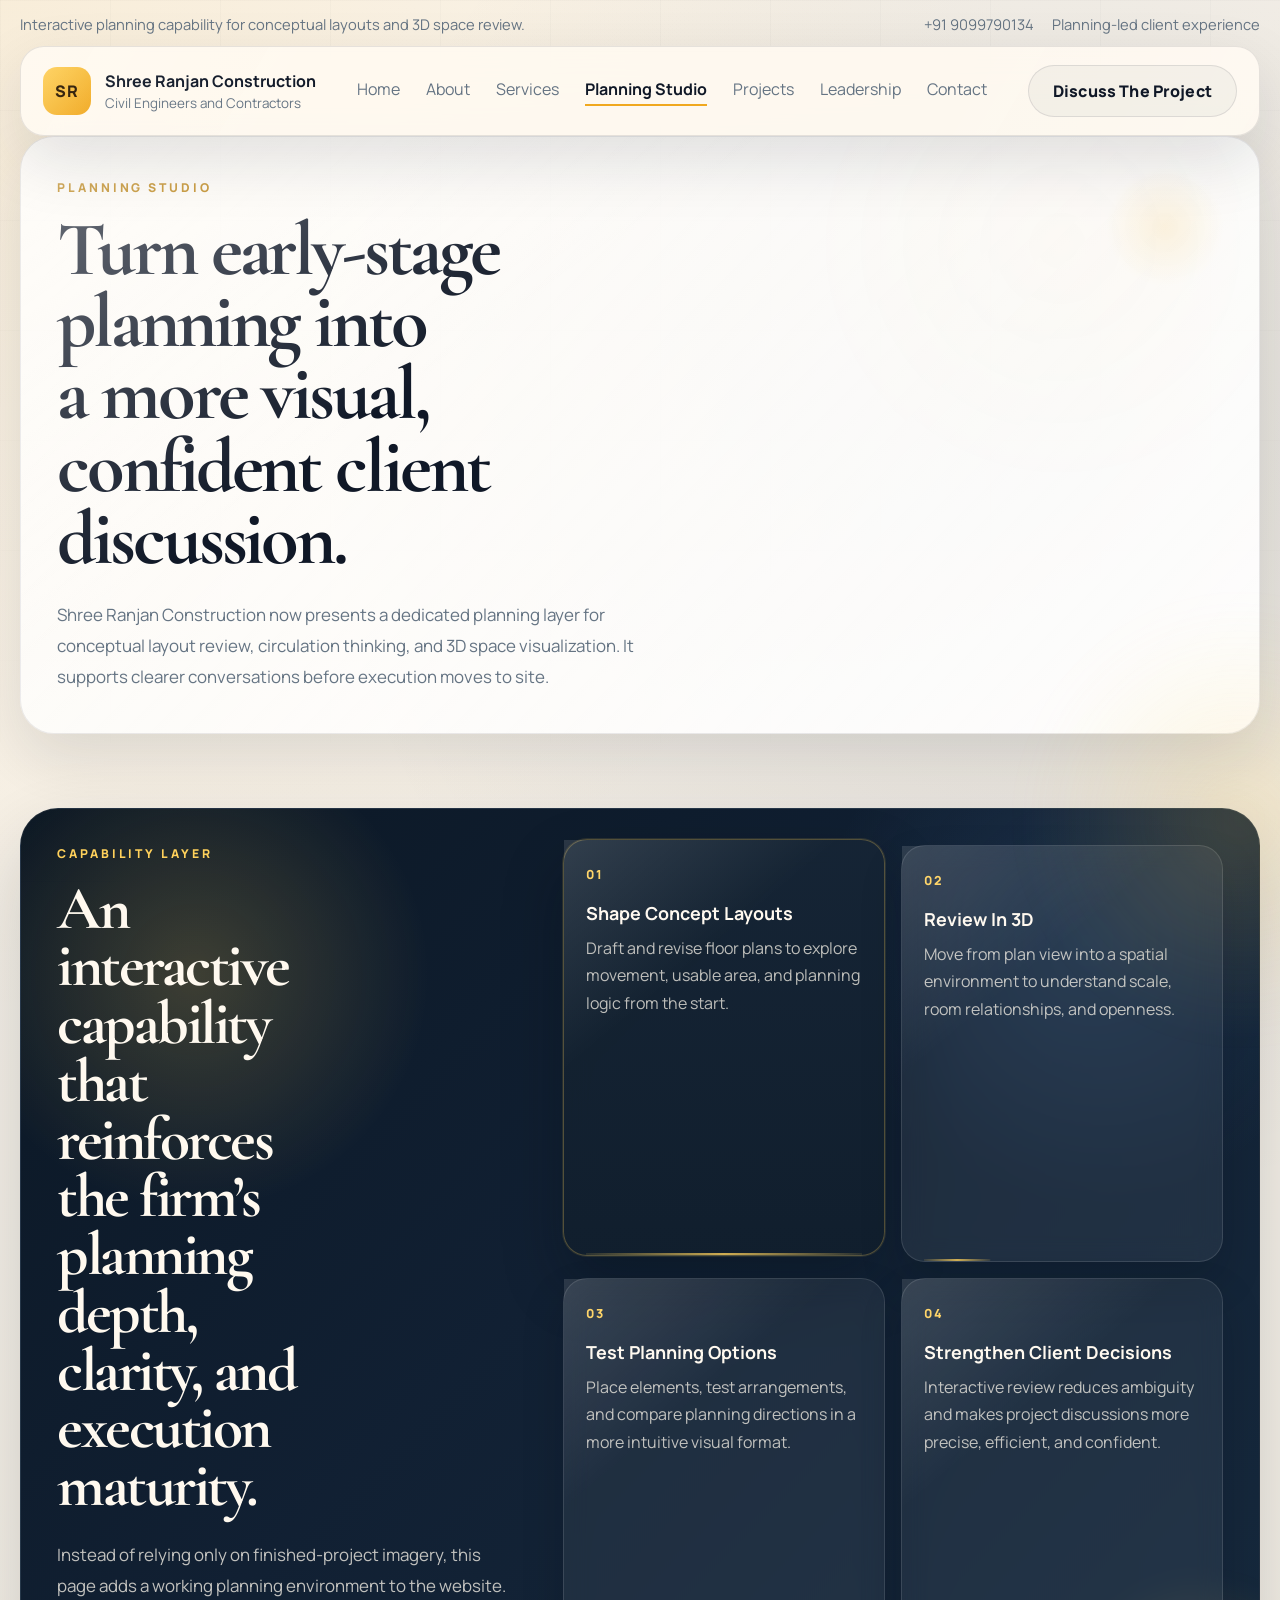
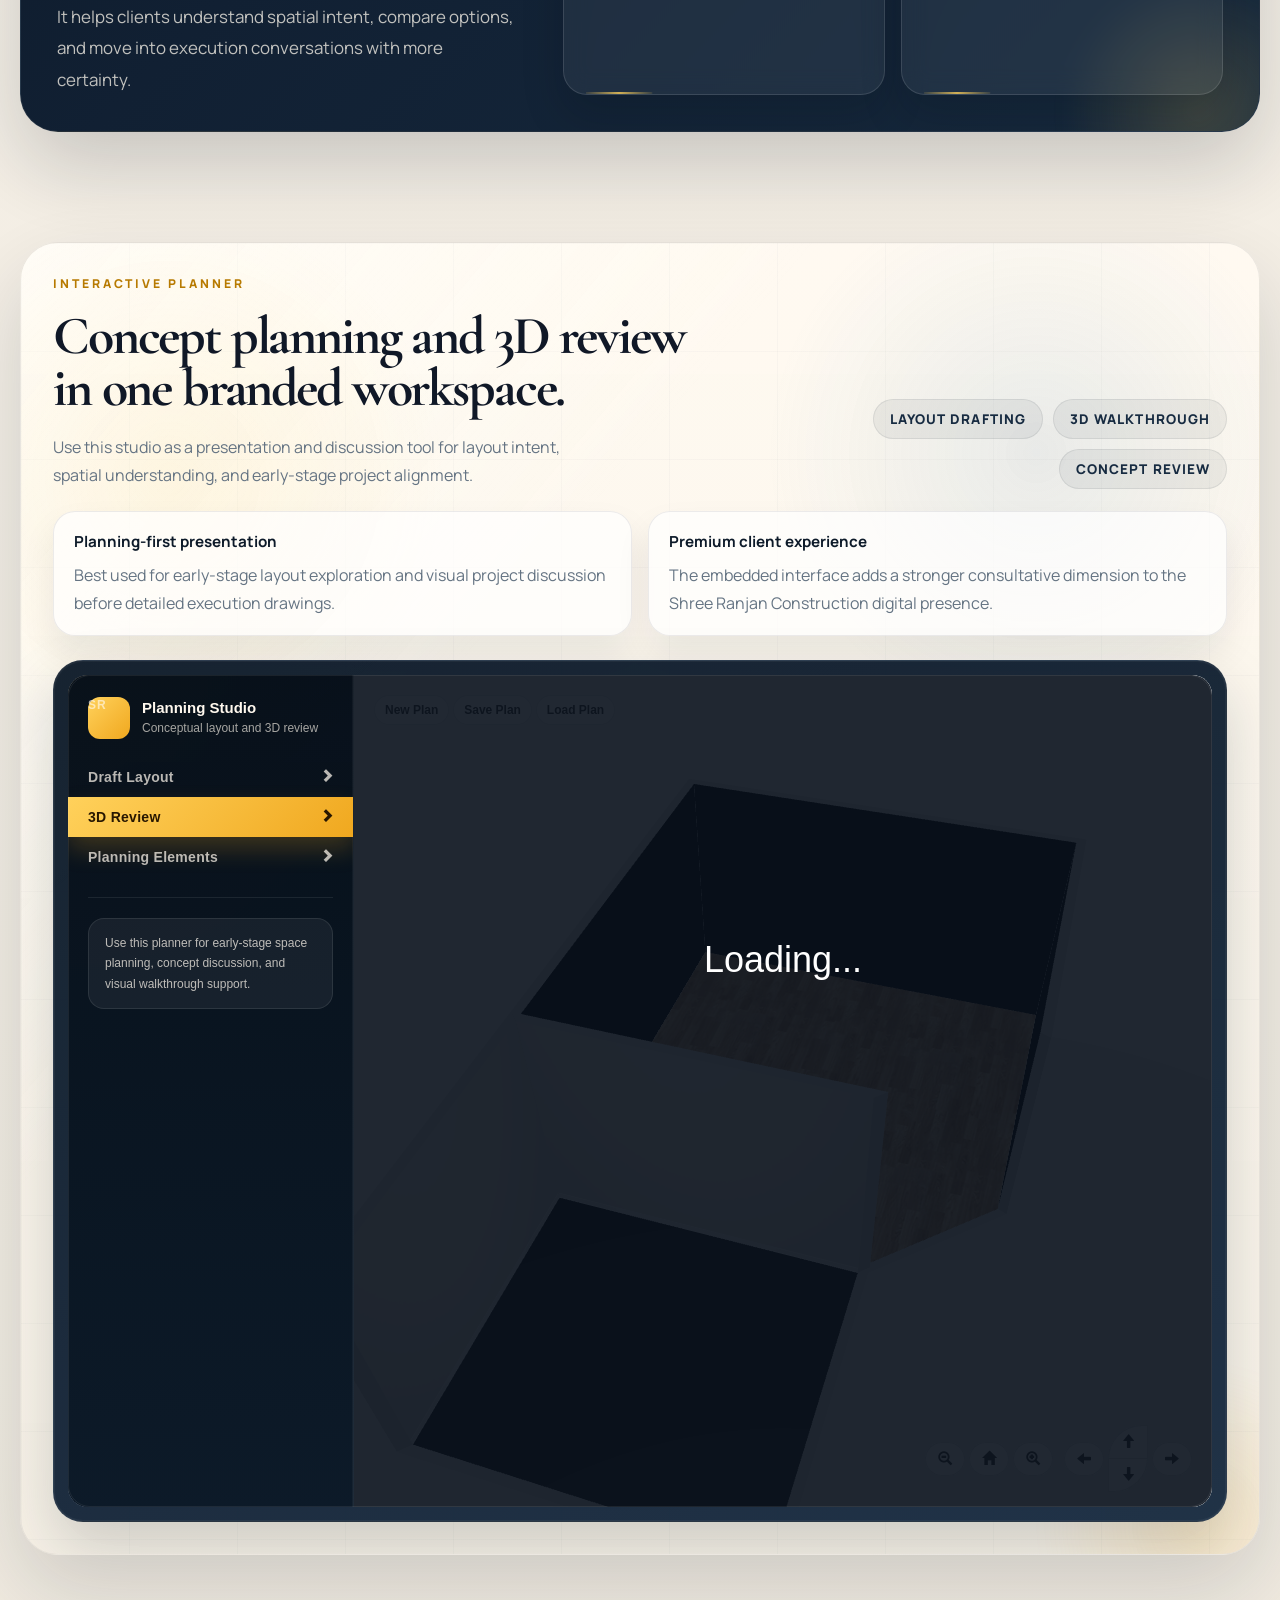
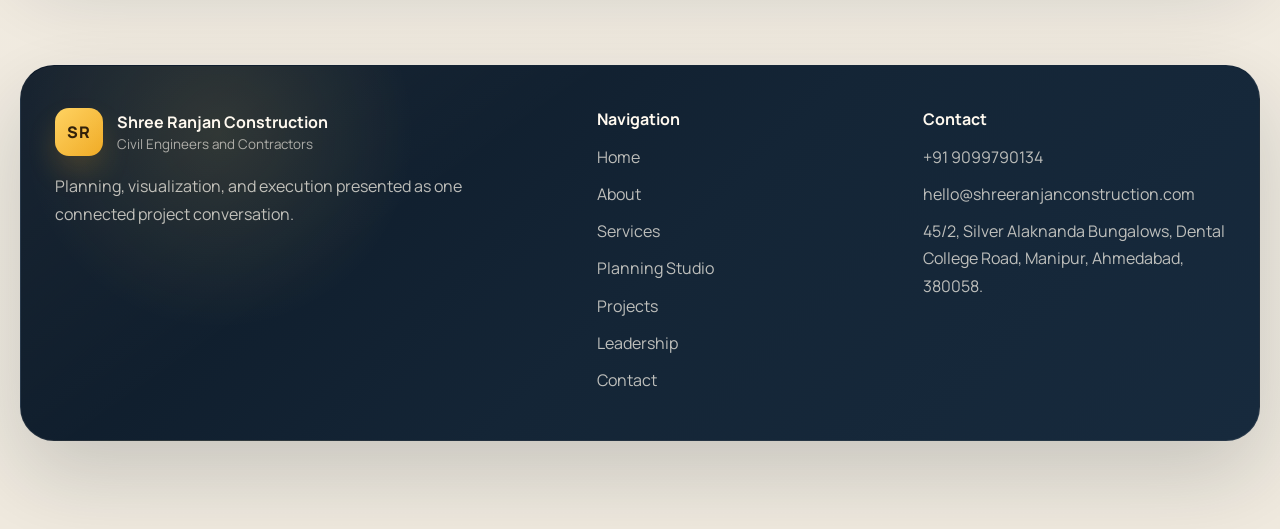
<file: planning-studio.html>
<!DOCTYPE html>
<html lang="en">
  <head>
    <meta charset="UTF-8" />
    <meta name="viewport" content="width=device-width, initial-scale=1.0" />
    <title>Planning Studio | Shree Ranjan Construction</title>
    <meta
      name="description"
      content="Use the Shree Ranjan Construction Planning Studio to sketch layouts, explore floor planning, and visualize spaces in 3D."
    />
    <link rel="preconnect" href="https://fonts.googleapis.com" />
    <link rel="preconnect" href="https://fonts.gstatic.com" crossorigin />
    <link
      href="https://fonts.googleapis.com/css2?family=Manrope:wght@400;500;600;700;800&family=Cormorant+Garamond:wght@500;600;700&display=swap"
      rel="stylesheet"
    />
    <link rel="stylesheet" href="./styles.css" />
  </head>
  <body class="page-internal">
    <div class="site-wrap">
      <div class="utility-bar">
        <p>Interactive planning capability for conceptual layouts and 3D space review.</p>
        <div>
          <a href="tel:+919099790134">+91 9099790134</a>
          <span>Planning-led client experience</span>
        </div>
      </div>

      <header class="site-header">
        <a class="brand" href="./index.html">
          <span class="brand-mark">SR</span>
          <span class="brand-copy">
            <strong>Shree Ranjan Construction</strong>
            <span>Civil Engineers and Contractors</span>
          </span>
        </a>
        <button class="nav-toggle" type="button" aria-expanded="false" aria-label="Toggle navigation">
          <span></span>
          <span></span>
        </button>
        <nav class="site-nav">
          <a href="./index.html">Home</a>
          <a href="./about.html">About</a>
          <a href="./services.html">Services</a>
          <a class="is-active" href="./planning-studio.html">Planning Studio</a>
          <a href="./projects.html">Projects</a>
          <a href="./leadership.html">Leadership</a>
          <a href="./contact.html">Contact</a>
        </nav>
        <a class="button button-outline desktop-only" href="./contact.html">Discuss The Project</a>
      </header>

      <main>
        <section class="page-hero reveal">
          <p class="eyebrow">Planning Studio</p>
          <h1>Turn early-stage planning into a more visual, confident client discussion.</h1>
          <p class="lead">
            Shree Ranjan Construction now presents a dedicated planning layer for
            conceptual layout review, circulation thinking, and 3D space
            visualization. It supports clearer conversations before execution
            moves to site.
          </p>
        </section>

        <section class="section proof-stage reveal" data-signal-rotator>
          <div class="proof-copy">
            <p class="eyebrow">Capability Layer</p>
            <h2>An interactive capability that reinforces the firm’s planning depth, clarity, and execution maturity.</h2>
            <p class="section-copy">
              Instead of relying only on finished-project imagery, this page adds
              a working planning environment to the website. It helps clients
              understand spatial intent, compare options, and move into execution
              conversations with more certainty.
            </p>
          </div>

          <div class="proof-grid">
            <article class="proof-card is-active" data-signal-card>
              <span class="proof-index">01</span>
              <strong>Shape Concept Layouts</strong>
              <p>Draft and revise floor plans to explore movement, usable area, and planning logic from the start.</p>
            </article>
            <article class="proof-card" data-signal-card>
              <span class="proof-index">02</span>
              <strong>Review In 3D</strong>
              <p>Move from plan view into a spatial environment to understand scale, room relationships, and openness.</p>
            </article>
            <article class="proof-card" data-signal-card>
              <span class="proof-index">03</span>
              <strong>Test Planning Options</strong>
              <p>Place elements, test arrangements, and compare planning directions in a more intuitive visual format.</p>
            </article>
            <article class="proof-card" data-signal-card>
              <span class="proof-index">04</span>
              <strong>Strengthen Client Decisions</strong>
              <p>Interactive review reduces ambiguity and makes project discussions more precise, efficient, and confident.</p>
            </article>
          </div>
        </section>

        <section class="section planner-shell">
          <div class="planner-stage reveal">
            <div class="planner-stage-head">
              <div>
                <p class="eyebrow">Interactive Planner</p>
                <h2>Concept planning and 3D review in one branded workspace.</h2>
                <p class="planner-intro">
                  Use this studio as a presentation and discussion tool for layout
                  intent, spatial understanding, and early-stage project
                  alignment.
                </p>
              </div>
              <div class="planner-badges">
                <span>Layout Drafting</span>
                <span>3D Walkthrough</span>
                <span>Concept Review</span>
              </div>
            </div>

            <div class="planner-meta">
              <div class="planner-note">
                <strong>Planning-first presentation</strong>
                <p>
                  Best used for early-stage layout exploration and visual project
                  discussion before detailed execution drawings.
                </p>
              </div>
              <div class="planner-note">
                <strong>Premium client experience</strong>
                <p>
                  The embedded interface adds a stronger consultative dimension to
                  the Shree Ranjan Construction digital presence.
                </p>
              </div>
            </div>

            <div class="planner-frame-wrap">
              <iframe
                class="planner-frame"
                src="./planning-studio-app/index.html"
                title="Shree Ranjan Construction Planning Studio"
                loading="lazy"
              ></iframe>
            </div>
          </div>
        </section>
      </main>

      <footer class="site-footer">
        <div class="footer-brand">
          <a class="brand" href="./index.html">
            <span class="brand-mark">SR</span>
            <span class="brand-copy">
              <strong>Shree Ranjan Construction</strong>
              <span>Civil Engineers and Contractors</span>
            </span>
          </a>
          <p>Planning, visualization, and execution presented as one connected project conversation.</p>
        </div>
        <div class="footer-links">
          <div>
            <h3>Navigation</h3>
            <a href="./index.html">Home</a>
            <a href="./about.html">About</a>
            <a href="./services.html">Services</a>
            <a href="./planning-studio.html">Planning Studio</a>
            <a href="./projects.html">Projects</a>
            <a href="./leadership.html">Leadership</a>
            <a href="./contact.html">Contact</a>
          </div>
          <div>
            <h3>Contact</h3>
            <a href="tel:+919099790134">+91 9099790134</a>
            <a href="mailto:hello@shreeranjanconstruction.com">hello@shreeranjanconstruction.com</a>
            <p>45/2, Silver Alaknanda Bungalows, Dental College Road, Manipur, Ahmedabad, 380058.</p>
          </div>
        </div>
      </footer>
    </div>
    <script src="./script.js"></script>
  </body>
</html>
</file>
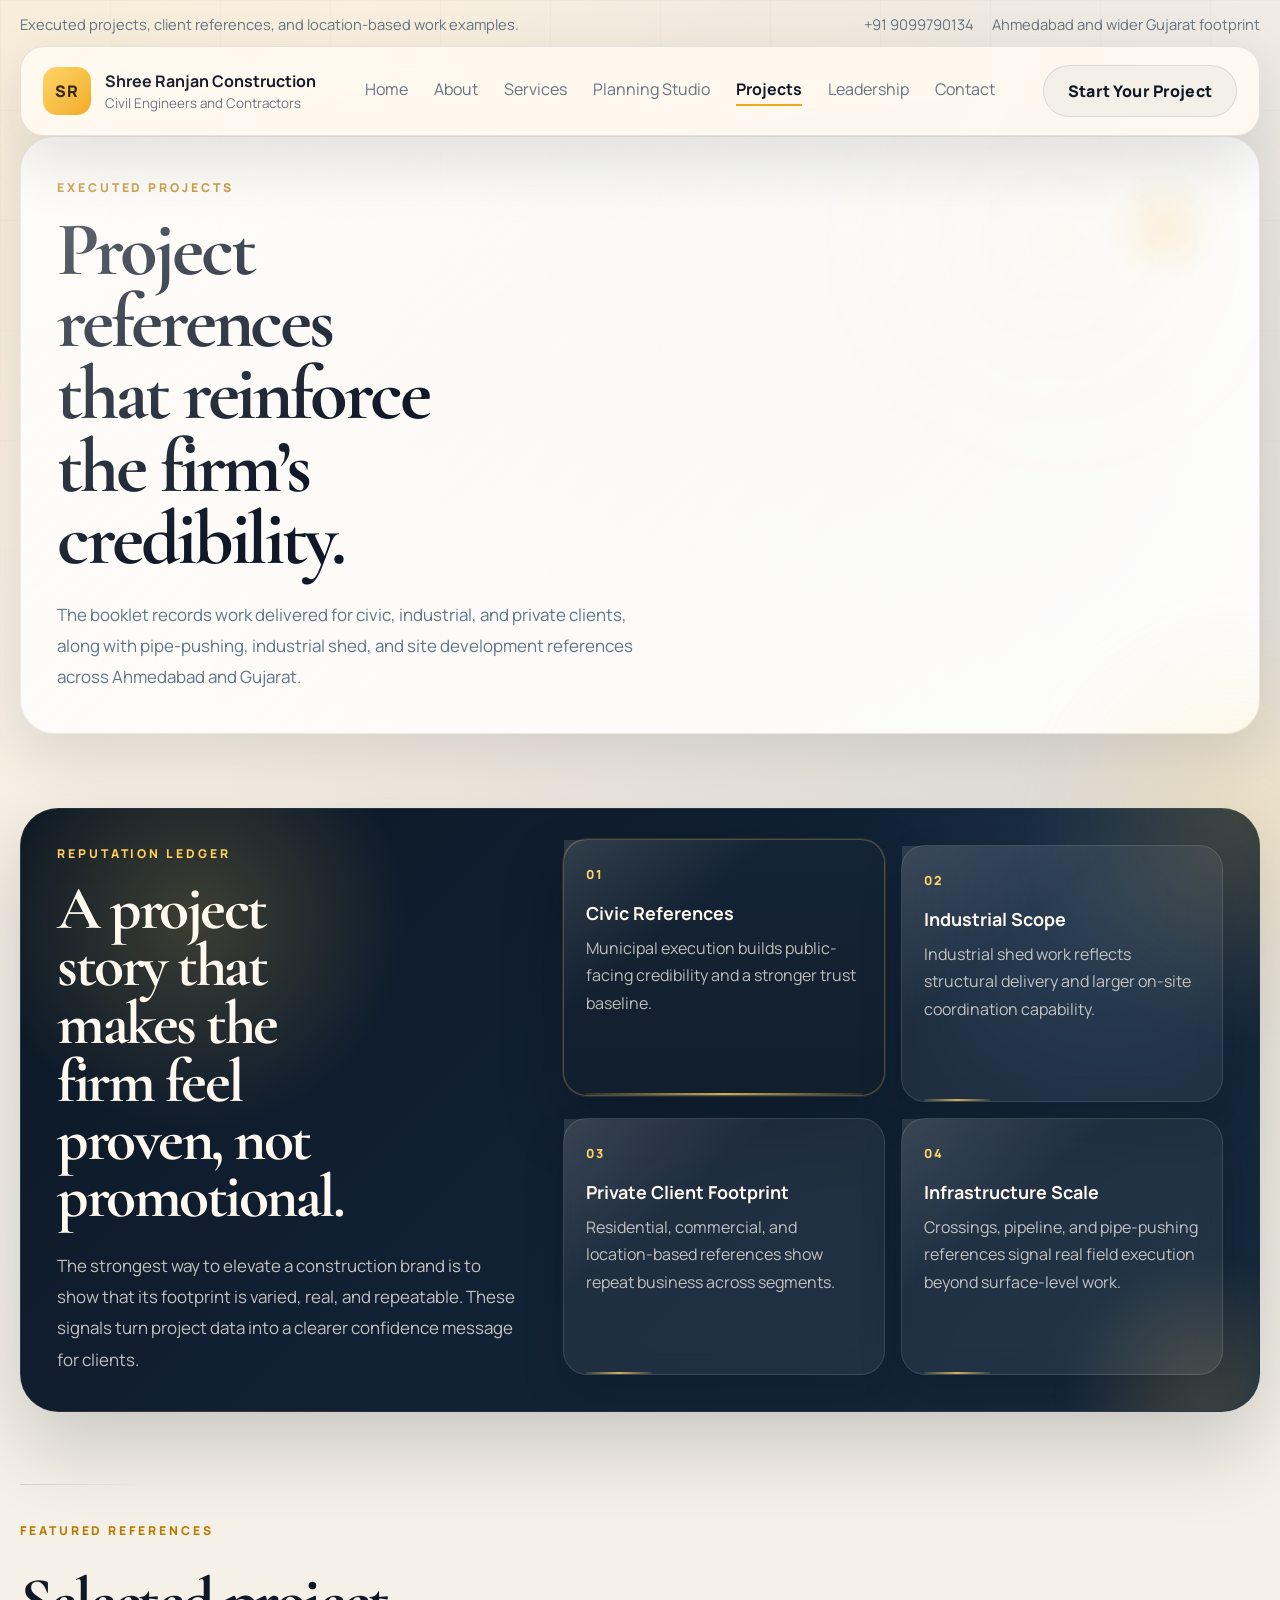
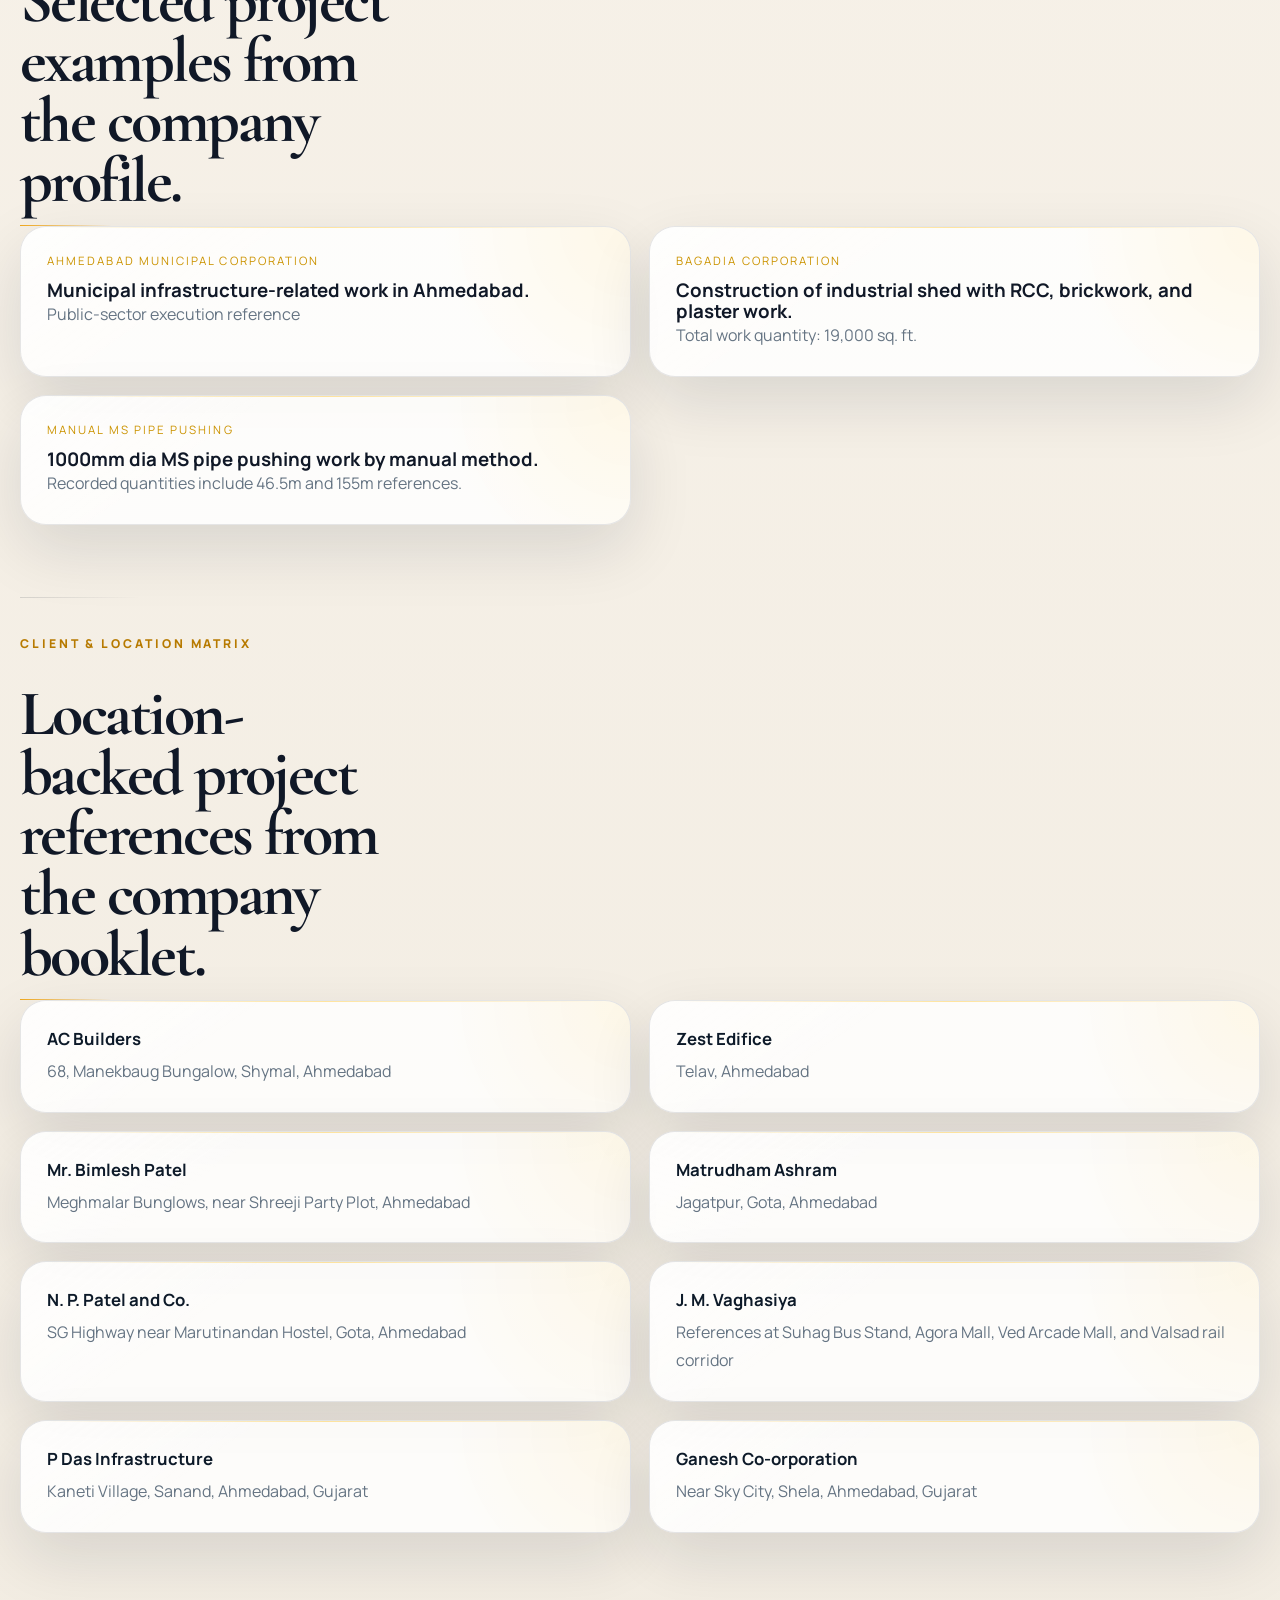
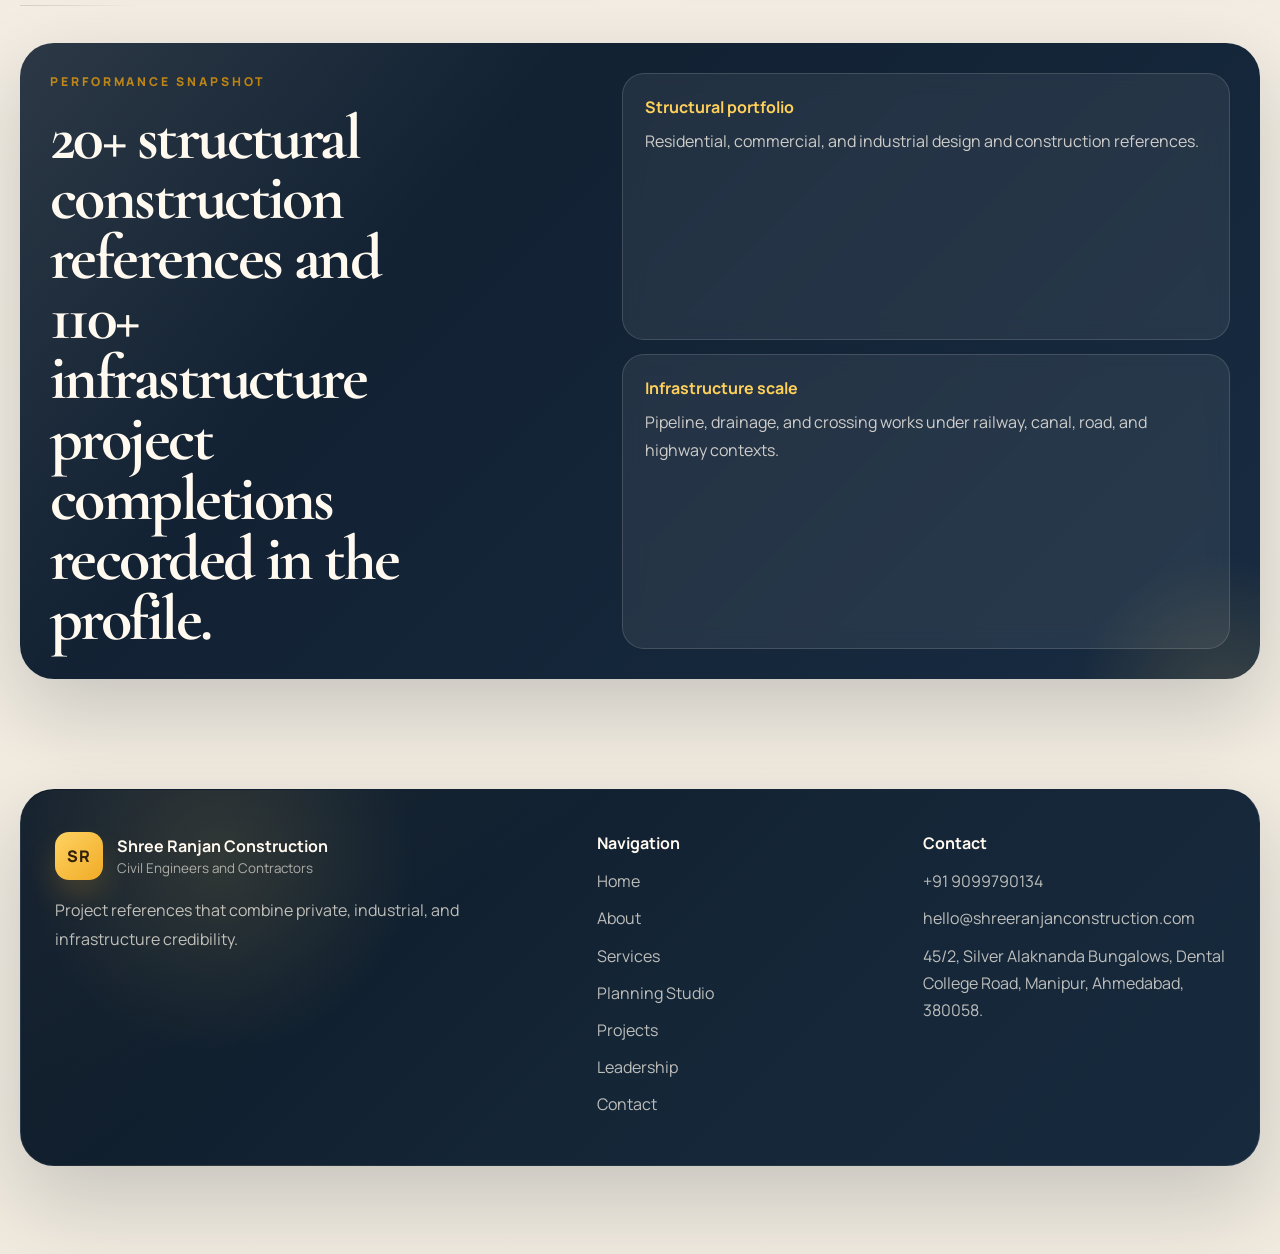
<file: projects.html>
<!DOCTYPE html>
<html lang="en">
  <head>
    <meta charset="UTF-8" />
    <meta name="viewport" content="width=device-width, initial-scale=1.0" />
    <title>Projects | Shree Ranjan Construction</title>
    <meta
      name="description"
      content="Review executed projects and work references by Shree Ranjan Construction and Somlalit Contractors across Ahmedabad and Gujarat."
    />
    <link rel="preconnect" href="https://fonts.googleapis.com" />
    <link rel="preconnect" href="https://fonts.gstatic.com" crossorigin />
    <link
      href="https://fonts.googleapis.com/css2?family=Manrope:wght@400;500;600;700;800&family=Cormorant+Garamond:wght@500;600;700&display=swap"
      rel="stylesheet"
    />
    <link rel="stylesheet" href="./styles.css" />
  </head>
  <body class="page-internal">
    <div class="site-wrap">
      <div class="utility-bar">
        <p>Executed projects, client references, and location-based work examples.</p>
        <div>
          <a href="tel:+919099790134">+91 9099790134</a>
          <span>Ahmedabad and wider Gujarat footprint</span>
        </div>
      </div>

      <header class="site-header">
        <a class="brand" href="./index.html">
          <span class="brand-mark">SR</span>
          <span class="brand-copy">
            <strong>Shree Ranjan Construction</strong>
            <span>Civil Engineers and Contractors</span>
          </span>
        </a>
        <button class="nav-toggle" type="button" aria-expanded="false" aria-label="Toggle navigation">
          <span></span>
          <span></span>
        </button>
        <nav class="site-nav">
          <a href="./index.html">Home</a>
          <a href="./about.html">About</a>
          <a href="./services.html">Services</a>
          <a href="./planning-studio.html">Planning Studio</a>
          <a class="is-active" href="./projects.html">Projects</a>
          <a href="./leadership.html">Leadership</a>
          <a href="./contact.html">Contact</a>
        </nav>
        <a class="button button-outline desktop-only" href="./contact.html">Start Your Project</a>
      </header>

      <main>
        <section class="page-hero reveal">
          <p class="eyebrow">Executed Projects</p>
          <h1>Project references that reinforce the firm’s credibility.</h1>
          <p class="lead">
            The booklet records work delivered for civic, industrial, and
            private clients, along with pipe-pushing, industrial shed, and site
            development references across Ahmedabad and Gujarat.
          </p>
        </section>

        <section class="section proof-stage reveal" data-signal-rotator>
          <div class="proof-copy">
            <p class="eyebrow">Reputation Ledger</p>
            <h2>A project story that makes the firm feel proven, not promotional.</h2>
            <p class="section-copy">
              The strongest way to elevate a construction brand is to show that
              its footprint is varied, real, and repeatable. These signals turn
              project data into a clearer confidence message for clients.
            </p>
          </div>

          <div class="proof-grid">
            <article class="proof-card is-active" data-signal-card>
              <span class="proof-index">01</span>
              <strong>Civic References</strong>
              <p>Municipal execution builds public-facing credibility and a stronger trust baseline.</p>
            </article>
            <article class="proof-card" data-signal-card>
              <span class="proof-index">02</span>
              <strong>Industrial Scope</strong>
              <p>Industrial shed work reflects structural delivery and larger on-site coordination capability.</p>
            </article>
            <article class="proof-card" data-signal-card>
              <span class="proof-index">03</span>
              <strong>Private Client Footprint</strong>
              <p>Residential, commercial, and location-based references show repeat business across segments.</p>
            </article>
            <article class="proof-card" data-signal-card>
              <span class="proof-index">04</span>
              <strong>Infrastructure Scale</strong>
              <p>Crossings, pipeline, and pipe-pushing references signal real field execution beyond surface-level work.</p>
            </article>
          </div>
        </section>

        <section class="section">
          <div class="section-heading reveal">
            <p class="eyebrow">Featured References</p>
            <h2>Selected project examples from the company profile.</h2>
          </div>

          <div class="reference-grid">
            <article class="reference-card reveal">
              <p>Ahmedabad Municipal Corporation</p>
              <h3>Municipal infrastructure-related work in Ahmedabad.</h3>
              <span>Public-sector execution reference</span>
            </article>
            <article class="reference-card reveal">
              <p>Bagadia Corporation</p>
              <h3>Construction of industrial shed with RCC, brickwork, and plaster work.</h3>
              <span>Total work quantity: 19,000 sq. ft.</span>
            </article>
            <article class="reference-card reveal">
              <p>Manual MS Pipe Pushing</p>
              <h3>1000mm dia MS pipe pushing work by manual method.</h3>
              <span>Recorded quantities include 46.5m and 155m references.</span>
            </article>
          </div>
        </section>

        <section class="section">
          <div class="section-heading reveal">
            <p class="eyebrow">Client & Location Matrix</p>
            <h2>Location-backed project references from the company booklet.</h2>
          </div>

          <div class="matrix-grid">
            <article class="matrix-card reveal">
              <strong>AC Builders</strong>
              <span>68, Manekbaug Bungalow, Shymal, Ahmedabad</span>
            </article>
            <article class="matrix-card reveal">
              <strong>Zest Edifice</strong>
              <span>Telav, Ahmedabad</span>
            </article>
            <article class="matrix-card reveal">
              <strong>Mr. Bimlesh Patel</strong>
              <span>Meghmalar Bunglows, near Shreeji Party Plot, Ahmedabad</span>
            </article>
            <article class="matrix-card reveal">
              <strong>Matrudham Ashram</strong>
              <span>Jagatpur, Gota, Ahmedabad</span>
            </article>
            <article class="matrix-card reveal">
              <strong>N. P. Patel and Co.</strong>
              <span>SG Highway near Marutinandan Hostel, Gota, Ahmedabad</span>
            </article>
            <article class="matrix-card reveal">
              <strong>J. M. Vaghasiya</strong>
              <span>References at Suhag Bus Stand, Agora Mall, Ved Arcade Mall, and Valsad rail corridor</span>
            </article>
            <article class="matrix-card reveal">
              <strong>P Das Infrastructure</strong>
              <span>Kaneti Village, Sanand, Ahmedabad, Gujarat</span>
            </article>
            <article class="matrix-card reveal">
              <strong>Ganesh Co-orporation</strong>
              <span>Near Sky City, Shela, Ahmedabad, Gujarat</span>
            </article>
          </div>
        </section>

        <section class="section dark-band">
          <div class="dark-band-inner reveal">
            <div>
              <p class="eyebrow">Performance Snapshot</p>
              <h2>20+ structural construction references and 110+ infrastructure project completions recorded in the profile.</h2>
            </div>
            <div class="leadership-capsule">
              <article>
                <strong>Structural portfolio</strong>
                <span>Residential, commercial, and industrial design and construction references.</span>
              </article>
              <article>
                <strong>Infrastructure scale</strong>
                <span>Pipeline, drainage, and crossing works under railway, canal, road, and highway contexts.</span>
              </article>
            </div>
          </div>
        </section>
      </main>

      <footer class="site-footer">
        <div class="footer-brand">
          <a class="brand" href="./index.html">
            <span class="brand-mark">SR</span>
            <span class="brand-copy">
              <strong>Shree Ranjan Construction</strong>
              <span>Civil Engineers and Contractors</span>
            </span>
          </a>
          <p>Project references that combine private, industrial, and infrastructure credibility.</p>
        </div>
        <div class="footer-links">
          <div>
            <h3>Navigation</h3>
            <a href="./index.html">Home</a>
            <a href="./about.html">About</a>
            <a href="./services.html">Services</a>
            <a href="./planning-studio.html">Planning Studio</a>
            <a href="./projects.html">Projects</a>
            <a href="./leadership.html">Leadership</a>
            <a href="./contact.html">Contact</a>
          </div>
          <div>
            <h3>Contact</h3>
            <a href="tel:+919099790134">+91 9099790134</a>
            <a href="mailto:hello@shreeranjanconstruction.com">hello@shreeranjanconstruction.com</a>
            <p>45/2, Silver Alaknanda Bungalows, Dental College Road, Manipur, Ahmedabad, 380058.</p>
          </div>
        </div>
      </footer>
    </div>
    <script src="./script.js"></script>
  </body>
</html>
</file>
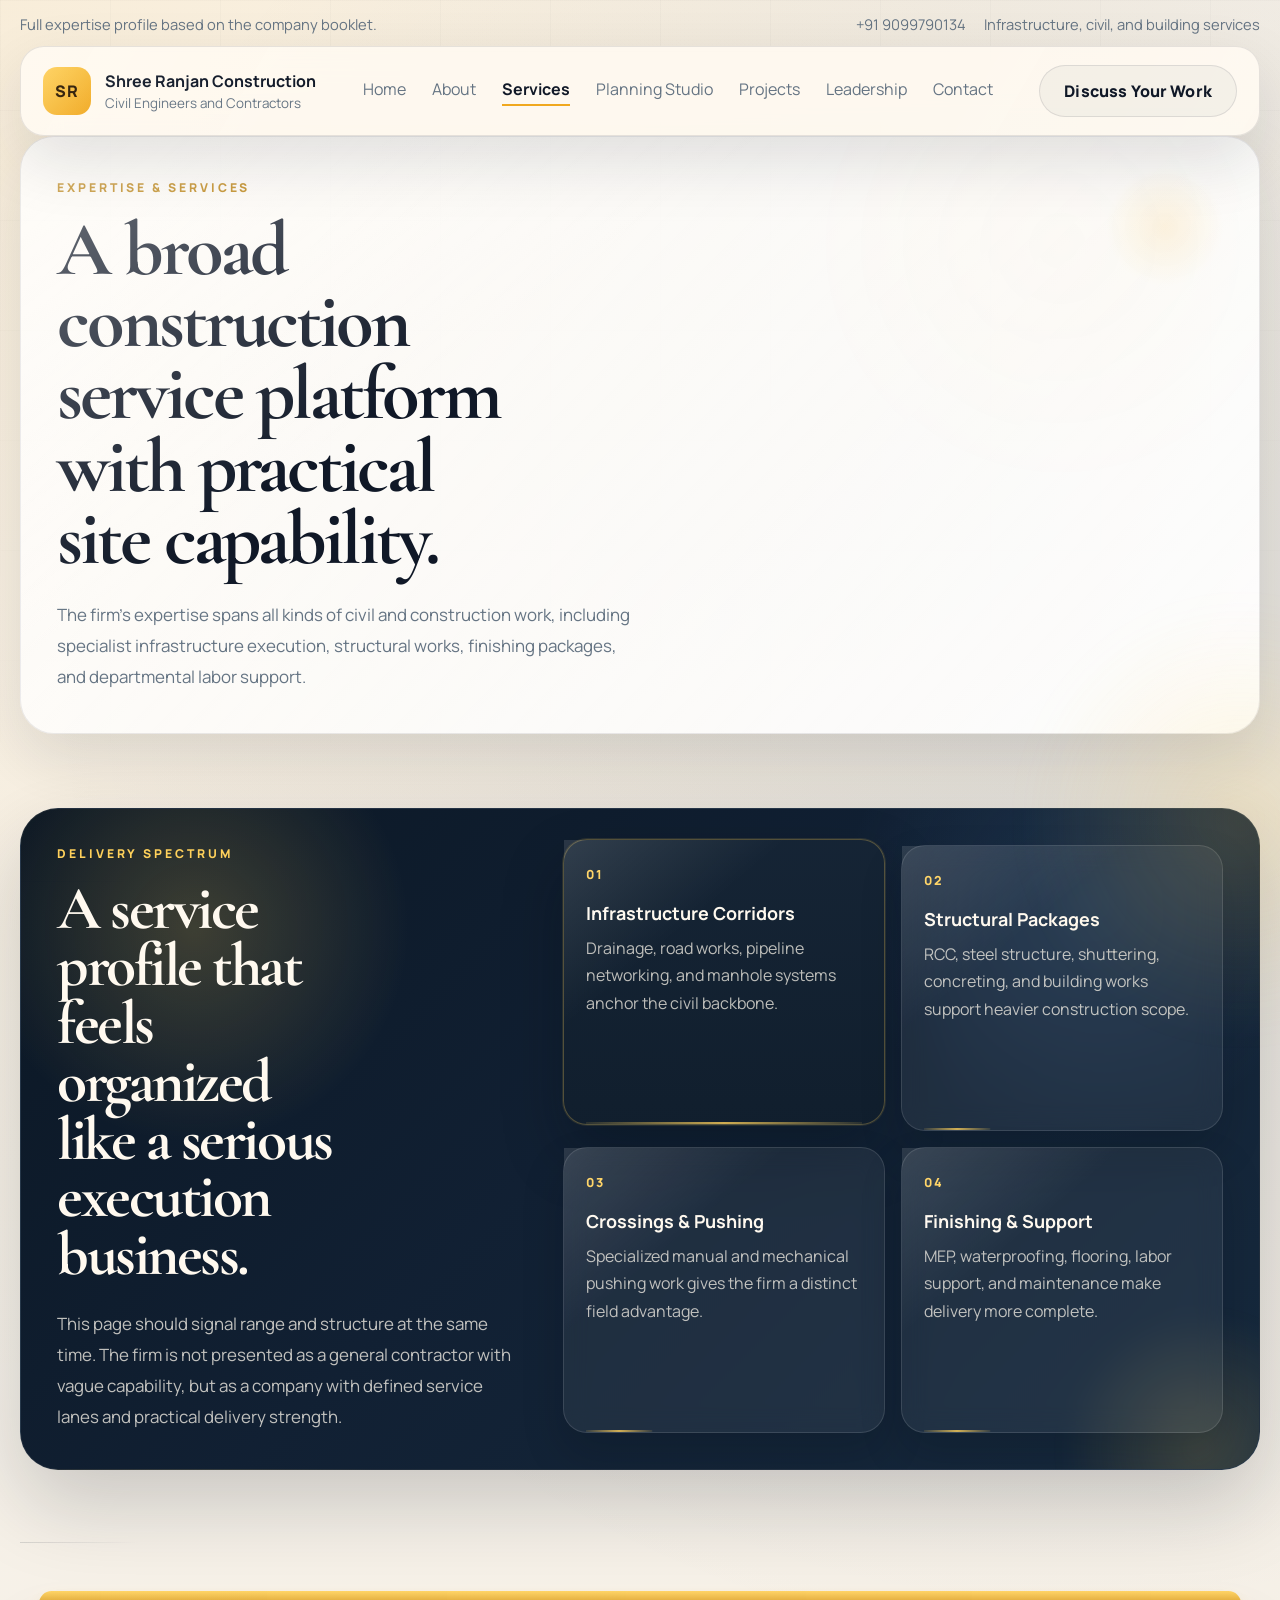
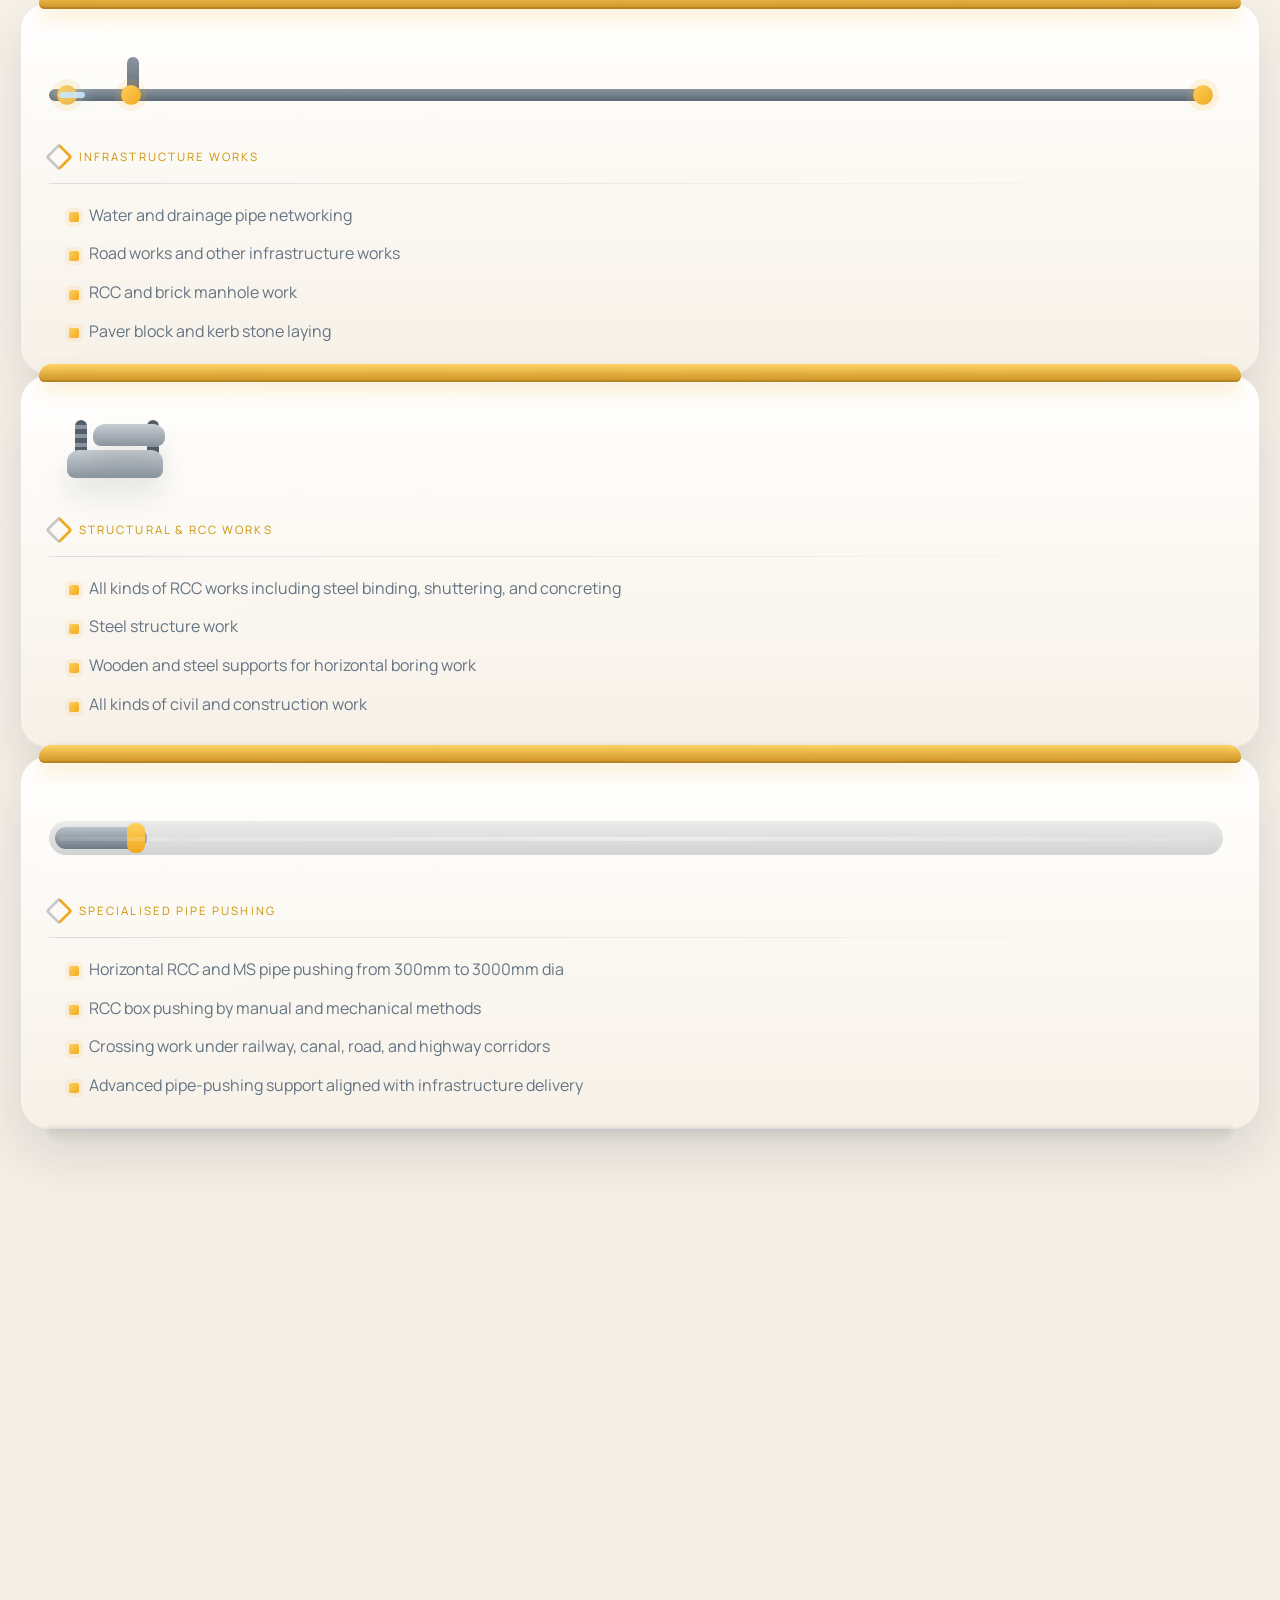
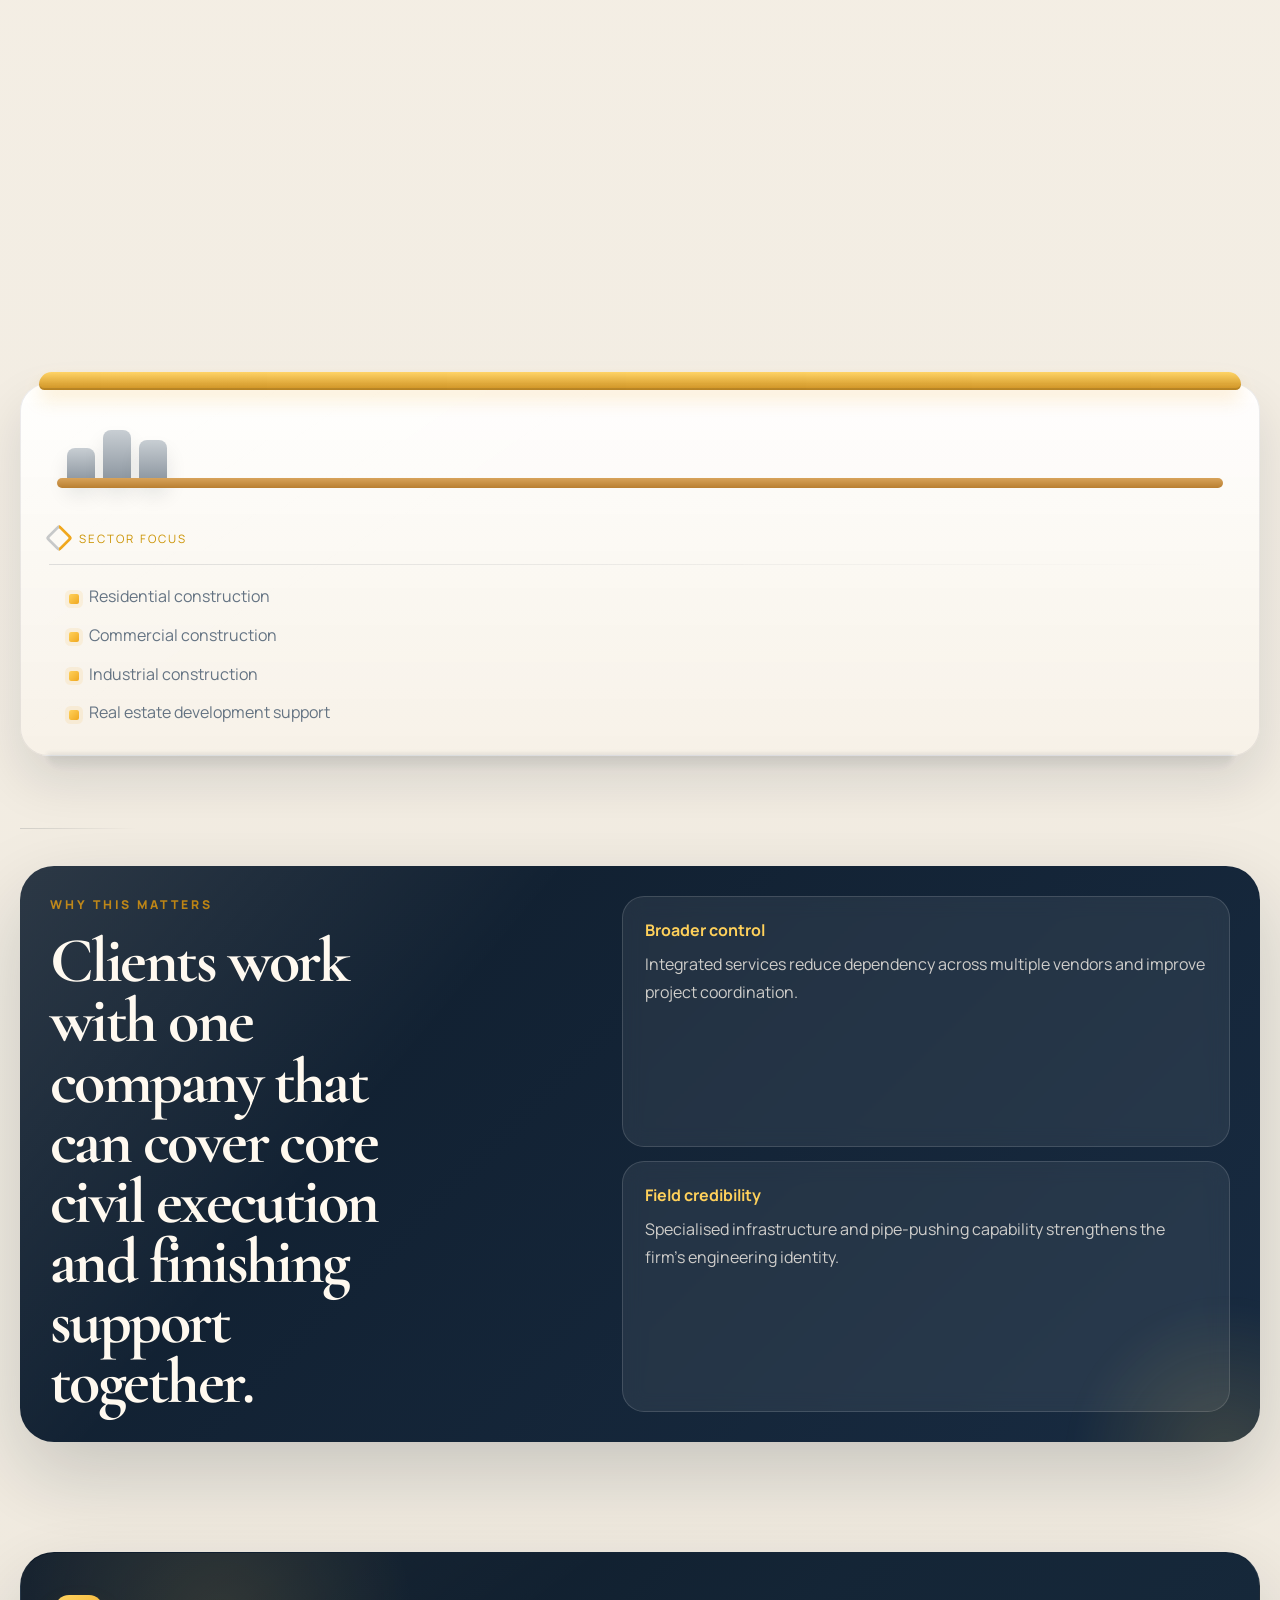
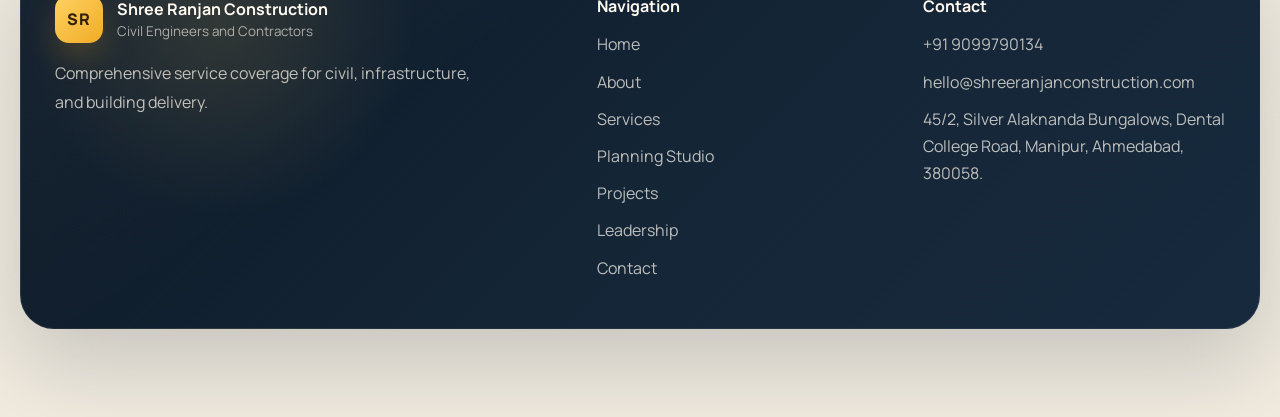
<file: services.html>
<!DOCTYPE html>
<html lang="en">
  <head>
    <meta charset="UTF-8" />
    <meta name="viewport" content="width=device-width, initial-scale=1.0" />
    <title>Services | Shree Ranjan Construction</title>
    <meta
      name="description"
      content="Explore the full expertise and services of Shree Ranjan Construction across civil works, RCC works, infrastructure, pipe pushing, finishing works, and support services."
    />
    <link rel="preconnect" href="https://fonts.googleapis.com" />
    <link rel="preconnect" href="https://fonts.gstatic.com" crossorigin />
    <link
      href="https://fonts.googleapis.com/css2?family=Manrope:wght@400;500;600;700;800&family=Cormorant+Garamond:wght@500;600;700&display=swap"
      rel="stylesheet"
    />
    <link rel="stylesheet" href="./styles.css" />
  </head>
  <body class="page-internal">
    <div class="site-wrap">
      <div class="utility-bar">
        <p>Full expertise profile based on the company booklet.</p>
        <div>
          <a href="tel:+919099790134">+91 9099790134</a>
          <span>Infrastructure, civil, and building services</span>
        </div>
      </div>

      <header class="site-header">
        <a class="brand" href="./index.html">
          <span class="brand-mark">SR</span>
          <span class="brand-copy">
            <strong>Shree Ranjan Construction</strong>
            <span>Civil Engineers and Contractors</span>
          </span>
        </a>
        <button class="nav-toggle" type="button" aria-expanded="false" aria-label="Toggle navigation">
          <span></span>
          <span></span>
        </button>
        <nav class="site-nav">
          <a href="./index.html">Home</a>
          <a href="./about.html">About</a>
          <a class="is-active" href="./services.html">Services</a>
          <a href="./planning-studio.html">Planning Studio</a>
          <a href="./projects.html">Projects</a>
          <a href="./leadership.html">Leadership</a>
          <a href="./contact.html">Contact</a>
        </nav>
        <a class="button button-outline desktop-only" href="./contact.html">Discuss Your Work</a>
      </header>

      <main>
        <section class="page-hero reveal">
          <p class="eyebrow">Expertise & Services</p>
          <h1>A broad construction service platform with practical site capability.</h1>
          <p class="lead">
            The firm’s expertise spans all kinds of civil and construction work,
            including specialist infrastructure execution, structural works,
            finishing packages, and departmental labor support.
          </p>
        </section>

        <section class="section proof-stage reveal" data-signal-rotator>
          <div class="proof-copy">
            <p class="eyebrow">Delivery Spectrum</p>
            <h2>A service profile that feels organized like a serious execution business.</h2>
            <p class="section-copy">
              This page should signal range and structure at the same time. The
              firm is not presented as a general contractor with vague
              capability, but as a company with defined service lanes and
              practical delivery strength.
            </p>
          </div>

          <div class="proof-grid">
            <article class="proof-card is-active" data-signal-card>
              <span class="proof-index">01</span>
              <strong>Infrastructure Corridors</strong>
              <p>Drainage, road works, pipeline networking, and manhole systems anchor the civil backbone.</p>
            </article>
            <article class="proof-card" data-signal-card>
              <span class="proof-index">02</span>
              <strong>Structural Packages</strong>
              <p>RCC, steel structure, shuttering, concreting, and building works support heavier construction scope.</p>
            </article>
            <article class="proof-card" data-signal-card>
              <span class="proof-index">03</span>
              <strong>Crossings & Pushing</strong>
              <p>Specialized manual and mechanical pushing work gives the firm a distinct field advantage.</p>
            </article>
            <article class="proof-card" data-signal-card>
              <span class="proof-index">04</span>
              <strong>Finishing & Support</strong>
              <p>MEP, waterproofing, flooring, labor support, and maintenance make delivery more complete.</p>
            </article>
          </div>
        </section>

        <section class="section">
          <div class="service-category-grid service-assembly-grid">
            <article class="service-category reveal">
              <div class="service-build service-build-network" aria-hidden="true">
                <span class="network-line network-line-main"></span>
                <span class="network-line network-line-branch"></span>
                <span class="network-node node-a"></span>
                <span class="network-node node-b"></span>
                <span class="network-node node-c"></span>
                <span class="network-flow"></span>
              </div>
              <p>Infrastructure Works</p>
              <ul>
                <li>Water and drainage pipe networking</li>
                <li>Road works and other infrastructure works</li>
                <li>RCC and brick manhole work</li>
                <li>Paver block and kerb stone laying</li>
              </ul>
            </article>
            <article class="service-category reveal">
              <div class="service-build service-build-rcc" aria-hidden="true">
                <span class="rebar-frame rebar-left"></span>
                <span class="rebar-frame rebar-right"></span>
                <span class="rcc-slab slab-base"></span>
                <span class="rcc-slab slab-top"></span>
              </div>
              <p>Structural & RCC Works</p>
              <ul>
                <li>All kinds of RCC works including steel binding, shuttering, and concreting</li>
                <li>Steel structure work</li>
                <li>Wooden and steel supports for horizontal boring work</li>
                <li>All kinds of civil and construction work</li>
              </ul>
            </article>
            <article class="service-category reveal">
              <div class="service-build service-build-pipe" aria-hidden="true">
                <span class="pipe-tunnel"></span>
                <span class="pipe-body"></span>
                <span class="pipe-head"></span>
                <span class="pipe-track"></span>
              </div>
              <p>Specialised Pipe Pushing</p>
              <ul>
                <li>Horizontal RCC and MS pipe pushing from 300mm to 3000mm dia</li>
                <li>RCC box pushing by manual and mechanical methods</li>
                <li>Crossing work under railway, canal, road, and highway corridors</li>
                <li>Advanced pipe-pushing support aligned with infrastructure delivery</li>
              </ul>
            </article>
            <article class="service-category reveal">
              <div class="service-build service-build-finish" aria-hidden="true">
                <span class="building-shell"></span>
                <span class="finish-layer finish-layer-one"></span>
                <span class="finish-layer finish-layer-two"></span>
                <span class="finish-window"></span>
              </div>
              <p>Building & Finishing Works</p>
              <ul>
                <li>Plastering work</li>
                <li>Flooring work</li>
                <li>Painting work</li>
                <li>Waterproofing work</li>
                <li>Scaffolding work</li>
                <li>MEP work</li>
              </ul>
            </article>
            <article class="service-category reveal">
              <div class="service-build service-build-support" aria-hidden="true">
                <span class="support-frame frame-left"></span>
                <span class="support-frame frame-right"></span>
                <span class="support-plank"></span>
                <span class="support-hook"></span>
              </div>
              <p>Support Services</p>
              <ul>
                <li>Repairing and maintenance work</li>
                <li>Providing skilled and unskilled labour for departmental work</li>
                <li>Site coordination and execution support</li>
                <li>Project-specific labor and technical deployment</li>
              </ul>
            </article>
            <article class="service-category reveal">
              <div class="service-build service-build-sector" aria-hidden="true">
                <span class="sector-tower tower-one"></span>
                <span class="sector-tower tower-two"></span>
                <span class="sector-tower tower-three"></span>
                <span class="sector-ground"></span>
              </div>
              <p>Sector Focus</p>
              <ul>
                <li>Residential construction</li>
                <li>Commercial construction</li>
                <li>Industrial construction</li>
                <li>Real estate development support</li>
              </ul>
            </article>
          </div>
        </section>

        <section class="section dark-band">
          <div class="dark-band-inner reveal">
            <div>
              <p class="eyebrow">Why This Matters</p>
              <h2>Clients work with one company that can cover core civil execution and finishing support together.</h2>
            </div>
            <div class="leadership-capsule">
              <article>
                <strong>Broader control</strong>
                <span>Integrated services reduce dependency across multiple vendors and improve project coordination.</span>
              </article>
              <article>
                <strong>Field credibility</strong>
                <span>Specialised infrastructure and pipe-pushing capability strengthens the firm’s engineering identity.</span>
              </article>
            </div>
          </div>
        </section>
      </main>

      <footer class="site-footer">
        <div class="footer-brand">
          <a class="brand" href="./index.html">
            <span class="brand-mark">SR</span>
            <span class="brand-copy">
              <strong>Shree Ranjan Construction</strong>
              <span>Civil Engineers and Contractors</span>
            </span>
          </a>
          <p>Comprehensive service coverage for civil, infrastructure, and building delivery.</p>
        </div>
        <div class="footer-links">
          <div>
            <h3>Navigation</h3>
            <a href="./index.html">Home</a>
            <a href="./about.html">About</a>
            <a href="./services.html">Services</a>
            <a href="./planning-studio.html">Planning Studio</a>
            <a href="./projects.html">Projects</a>
            <a href="./leadership.html">Leadership</a>
            <a href="./contact.html">Contact</a>
          </div>
          <div>
            <h3>Contact</h3>
            <a href="tel:+919099790134">+91 9099790134</a>
            <a href="mailto:hello@shreeranjanconstruction.com">hello@shreeranjanconstruction.com</a>
            <p>45/2, Silver Alaknanda Bungalows, Dental College Road, Manipur, Ahmedabad, 380058.</p>
          </div>
        </div>
      </footer>
    </div>
    <script src="./script.js"></script>
  </body>
</html>
</file>
<file: styles.css>
:root {
  --sand: #f4efe6;
  --paper: #fffaf1;
  --paper-deep: #f7f1e7;
  --navy: #0d1a29;
  --navy-soft: #172b41;
  --navy-deep: #09111c;
  --ink: #101827;
  --muted: #657483;
  --gold: #f0a81f;
  --gold-soft: #ffd15b;
  --gold-deep: #c9870f;
  --line: rgba(16, 24, 39, 0.1);
  --white-line: rgba(255, 255, 255, 0.14);
  --shadow: 0 24px 64px rgba(13, 26, 41, 0.12);
  --shadow-deep: 0 34px 90px rgba(13, 26, 41, 0.18);
  --radius-xl: 34px;
  --radius-lg: 26px;
  --radius-md: 20px;
  --max-width: 1280px;
}

* {
  box-sizing: border-box;
}

html {
  scroll-behavior: smooth;
}

body {
  margin: 0;
  font-family: "Manrope", "Avenir Next", "Segoe UI", sans-serif;
  color: var(--ink);
  background:
    radial-gradient(circle at top left, rgba(240, 168, 31, 0.08), transparent 28%),
    radial-gradient(circle at 85% 12%, rgba(13, 26, 41, 0.08), transparent 24%),
    linear-gradient(180deg, #f8f3ea 0%, #f2ede4 100%);
}

body.page-internal {
  background:
    radial-gradient(circle at top left, rgba(240, 168, 31, 0.09), transparent 26%),
    radial-gradient(circle at 84% 12%, rgba(13, 26, 41, 0.1), transparent 22%),
    linear-gradient(180deg, #f9f4ec 0%, #f0eadf 100%);
}

body::before {
  content: "";
  position: fixed;
  inset: 0;
  background-image:
    linear-gradient(rgba(13, 26, 41, 0.024) 1px, transparent 1px),
    linear-gradient(90deg, rgba(13, 26, 41, 0.024) 1px, transparent 1px);
  background-size: 110px 110px;
  pointer-events: none;
  mask-image: linear-gradient(180deg, rgba(0, 0, 0, 0.82), transparent 92%);
}

body::after {
  content: "";
  position: fixed;
  right: -180px;
  bottom: -140px;
  width: 440px;
  height: 440px;
  border-radius: 50%;
  background:
    radial-gradient(circle, rgba(255, 209, 91, 0.18), rgba(255, 209, 91, 0.04) 52%, transparent 72%);
  filter: blur(14px);
  pointer-events: none;
  animation: ambient-float 18s ease-in-out infinite;
}

a {
  color: inherit;
  text-decoration: none;
}

.site-wrap {
  width: min(calc(100% - 40px), var(--max-width));
  margin: 0 auto;
  padding-bottom: 88px;
}

.utility-bar {
  display: flex;
  align-items: center;
  justify-content: space-between;
  gap: 18px;
  padding: 14px 0 12px;
  color: var(--muted);
  font-size: 0.92rem;
  position: relative;
}

.utility-bar p,
.utility-bar span,
.utility-bar a {
  margin: 0;
}

.utility-bar div {
  display: flex;
  gap: 18px;
  flex-wrap: wrap;
}

.utility-bar::after {
  content: "";
  position: absolute;
  left: 0;
  right: 0;
  bottom: -6px;
  height: 1px;
  background: linear-gradient(90deg, transparent, rgba(13, 26, 41, 0.12), transparent);
}

.site-header {
  position: sticky;
  top: 18px;
  z-index: 20;
  display: flex;
  align-items: center;
  gap: 20px;
  justify-content: space-between;
  padding: 18px 22px;
  border: 1px solid var(--line);
  border-radius: 24px;
  background: rgba(255, 250, 241, 0.9);
  backdrop-filter: blur(18px);
  box-shadow: var(--shadow);
  transition:
    transform 260ms ease,
    box-shadow 260ms ease,
    background 260ms ease,
    border-color 260ms ease;
  overflow: hidden;
}

.site-header::before {
  content: "";
  position: absolute;
  inset: 0;
  border-radius: inherit;
  background: linear-gradient(120deg, rgba(255, 255, 255, 0.22), transparent 26%, transparent 70%, rgba(255, 255, 255, 0.18));
  opacity: 0.35;
  pointer-events: none;
}

.site-header.is-scrolled {
  transform: translateY(-2px);
  background: rgba(255, 250, 241, 0.96);
  border-color: rgba(16, 24, 39, 0.14);
  box-shadow: var(--shadow-deep);
}

.brand {
  display: inline-flex;
  align-items: center;
  gap: 14px;
}

.brand-mark {
  display: grid;
  place-items: center;
  width: 48px;
  height: 48px;
  border-radius: 14px;
  background: linear-gradient(135deg, var(--gold-soft), var(--gold));
  color: #2a1800;
  font-weight: 800;
  letter-spacing: 0.08em;
}

.brand-copy {
  display: flex;
  flex-direction: column;
  gap: 2px;
  color: var(--muted);
  font-size: 0.84rem;
}

.brand-copy strong {
  color: var(--ink);
  font-size: 1rem;
}

.site-nav {
  display: flex;
  align-items: center;
  gap: 26px;
  color: var(--muted);
}

.site-nav a {
  position: relative;
  padding-bottom: 4px;
}

.site-nav a::after {
  content: "";
  position: absolute;
  left: 0;
  bottom: -2px;
  width: 100%;
  height: 2px;
  background: var(--gold);
  transform: scaleX(0);
  transform-origin: left;
  transition: transform 220ms ease;
}

.site-nav a:hover::after,
.site-nav a.is-active::after {
  transform: scaleX(1);
}

.site-nav a.is-active {
  color: var(--ink);
  font-weight: 700;
}

.nav-toggle {
  display: none;
  width: 46px;
  height: 46px;
  padding: 0;
  border: 1px solid var(--line);
  border-radius: 12px;
  background: rgba(13, 26, 41, 0.03);
  align-items: center;
  justify-content: center;
  flex-direction: column;
  gap: 5px;
}

.nav-toggle span {
  width: 18px;
  height: 2px;
  background: var(--ink);
  display: block;
}

.button {
  display: inline-flex;
  align-items: center;
  justify-content: center;
  min-height: 52px;
  padding: 0 24px;
  border-radius: 999px;
  border: 1px solid transparent;
  background: linear-gradient(135deg, var(--gold-soft), var(--gold));
  color: #281700;
  font-weight: 800;
  letter-spacing: 0.01em;
  position: relative;
  overflow: hidden;
  transition:
    transform 220ms ease,
    box-shadow 220ms ease,
    border-color 220ms ease;
  box-shadow: 0 18px 34px rgba(240, 168, 31, 0.22);
}

.button::before {
  content: "";
  position: absolute;
  inset: 0;
  background: linear-gradient(110deg, transparent 20%, rgba(255, 255, 255, 0.34) 45%, transparent 70%);
  transform: translateX(-140%);
  transition: transform 520ms ease;
}

.button:hover {
  transform: translateY(-3px);
  box-shadow: 0 22px 38px rgba(240, 168, 31, 0.28);
}

.button:hover::before {
  transform: translateX(140%);
}

.button-secondary,
.button-outline {
  background: rgba(13, 26, 41, 0.04);
  color: var(--ink);
  border-color: var(--line);
  box-shadow: none;
}

.desktop-only {
  display: inline-flex;
}

.hero-home {
  display: grid;
  grid-template-columns: minmax(0, 0.94fr) minmax(380px, 1.06fr);
  gap: 28px;
  padding-top: 34px;
  align-items: stretch;
  position: relative;
}

.hero-home::before {
  content: "";
  position: absolute;
  inset: 18px 18px auto auto;
  width: 220px;
  height: 220px;
  border-radius: 40px;
  border: 1px solid rgba(13, 26, 41, 0.08);
  background:
    linear-gradient(rgba(13, 26, 41, 0.03) 1px, transparent 1px),
    linear-gradient(90deg, rgba(13, 26, 41, 0.03) 1px, transparent 1px);
  background-size: 22px 22px;
  opacity: 0.42;
  pointer-events: none;
}

.hero-copy,
.page-hero {
  padding-top: 26px;
}

.hero-copy {
  position: relative;
  z-index: 1;
}

.eyebrow {
  margin: 0 0 18px;
  color: #b77a00;
  text-transform: uppercase;
  letter-spacing: 0.24em;
  font-size: 0.76rem;
  font-weight: 800;
}

.legacy-highlight {
  color: var(--gold-soft);
}

.hero-copy h1,
.page-hero h1,
.section-heading h2,
.dark-band-inner h2,
.cta-panel h2 {
  margin: 0;
  font-family: "Cormorant Garamond", Georgia, serif;
  line-height: 0.94;
  letter-spacing: -0.04em;
}

.hero-copy h1 {
  max-width: 10ch;
  font-size: clamp(4rem, 8vw, 7rem);
  text-wrap: balance;
  text-shadow: 0 10px 24px rgba(13, 26, 41, 0.05);
}

.page-hero h1 {
  max-width: 12ch;
  font-size: clamp(3.4rem, 6vw, 5.6rem);
  text-wrap: balance;
}

.lead,
.section-copy {
  margin: 24px 0 0;
  max-width: 58ch;
  color: var(--muted);
  font-size: 1.06rem;
  line-height: 1.84;
}

.hero-copy .lead {
  max-width: 54ch;
}

.hero-actions,
.cta-actions {
  display: flex;
  gap: 14px;
  flex-wrap: wrap;
  margin-top: 32px;
}

.stat-grid {
  display: grid;
  grid-template-columns: repeat(3, minmax(0, 1fr));
  gap: 16px;
  margin-top: 34px;
  position: relative;
}

.stat-grid article,
.feature-card,
.service-category,
.reference-card,
.matrix-card,
.leader-card,
.contact-card,
.overview-panel,
.cta-panel {
  background: rgba(255, 255, 255, 0.82);
  border: 1px solid var(--line);
  box-shadow: var(--shadow);
  position: relative;
  overflow: hidden;
  isolation: isolate;
}

.stat-grid article {
  padding: 22px 18px;
  border-radius: 22px;
  min-height: 148px;
}

.stat-grid article::before,
.feature-card::before,
.service-category::before,
.reference-card::before,
.matrix-card::before,
.leader-card::before,
.contact-card::before,
.overview-panel::before,
.cta-panel::before {
  content: "";
  position: absolute;
  inset: 0;
  background:
    linear-gradient(145deg, rgba(255, 255, 255, 0.44), transparent 32%),
    radial-gradient(circle at 100% 0, rgba(255, 209, 91, 0.12), transparent 30%);
  z-index: -1;
}

.stat-grid article::after,
.feature-card::after,
.service-category::after,
.reference-card::after,
.matrix-card::after,
.leader-card::after,
.contact-card::after,
.overview-panel::after {
  content: "";
  position: absolute;
  left: 22px;
  right: 22px;
  top: 0;
  height: 1px;
  background: linear-gradient(90deg, rgba(255, 209, 91, 0), rgba(255, 209, 91, 0.72), rgba(255, 209, 91, 0));
  opacity: 0.8;
}

.stat-number {
  display: inline-flex;
  align-items: baseline;
  font-size: clamp(2rem, 4vw, 3rem);
  font-weight: 800;
}

.stat-number::after {
  content: "+";
  margin-left: 2px;
  color: var(--gold);
}

.stat-grid p {
  margin: 8px 0 0;
  color: var(--muted);
  line-height: 1.58;
}

.hero-stage {
  display: grid;
  gap: 18px;
  perspective: 1200px;
  position: relative;
  z-index: 1;
}

.hero-stage-top {
  display: grid;
  grid-template-columns: minmax(0, 1.08fr) minmax(220px, 0.92fr);
  gap: 18px;
}

.glass-card,
.mini-note {
  padding: 24px;
  border-radius: 28px;
  box-shadow: var(--shadow);
  position: relative;
  overflow: hidden;
}

.hero-note {
  background: linear-gradient(180deg, #0f1d2c, #162b41);
  color: #fff9ef;
  border: 1px solid rgba(255, 255, 255, 0.08);
}

.mini-note {
  background: rgba(255, 255, 255, 0.82);
  border: 1px solid var(--line);
}

.glass-card::before,
.mini-note::before,
.service-panel::after,
.project-card .project-copy::before,
.dark-band-inner::before,
.site-footer::before {
  content: "";
  position: absolute;
  inset: 0;
  pointer-events: none;
}

.glass-card::before,
.mini-note::before {
  background: linear-gradient(140deg, rgba(255, 255, 255, 0.18), transparent 36%);
}

.glass-card p,
.mini-note p,
.project-copy p,
.service-panel p,
.service-category p,
.reference-card p,
.contact-card p,
.leader-card p {
  margin: 0 0 12px;
  color: #cb9300;
  text-transform: uppercase;
  letter-spacing: 0.18em;
  font-size: 0.72rem;
}

.hero-note p {
  color: var(--gold-soft);
}

.hero-note h2,
.mini-note h3,
.service-panel h3,
.feature-card h3,
.reference-card h3,
.leader-card h3,
.contact-card h3 {
  margin: 0;
  line-height: 1.12;
}

.hero-note h2 {
  font-size: 2rem;
}

.mini-note h3 {
  font-size: 1.2rem;
}

.focus-list {
  margin: 16px 0 0;
  padding-left: 18px;
  color: var(--muted);
  line-height: 1.7;
}

.focus-list li + li {
  margin-top: 8px;
}

.model-stage {
  position: relative;
  min-height: 620px;
  border-radius: 34px;
  overflow: hidden;
  background:
    linear-gradient(180deg, rgba(8, 19, 31, 0.92), rgba(13, 26, 41, 0.96)),
    url("https://images.unsplash.com/photo-1517581177682-a085bb7ffb15?auto=format&fit=crop&w=1800&q=80");
  background-size: cover;
  background-position: center;
  box-shadow: 0 34px 84px rgba(13, 26, 41, 0.2);
  transform-style: preserve-3d;
  border: 1px solid rgba(255, 255, 255, 0.08);
}

.model-stage::before {
  content: "";
  position: absolute;
  inset: 0;
  background:
    radial-gradient(circle at 16% 18%, rgba(255, 209, 91, 0.16), transparent 18%),
    radial-gradient(circle at 84% 74%, rgba(255, 209, 91, 0.1), transparent 18%),
    linear-gradient(135deg, rgba(255, 255, 255, 0.04), transparent 28%);
  pointer-events: none;
}

.model-stage::after {
  content: "";
  position: absolute;
  inset: auto 5% 7% auto;
  width: 240px;
  height: 240px;
  border-radius: 50%;
  background: radial-gradient(circle, rgba(240, 168, 31, 0.18), transparent 68%);
  filter: blur(10px);
  pointer-events: none;
}

.model-embed {
  position: absolute;
  inset: 0;
  width: 100%;
  height: 100%;
  display: block;
  border: 0;
}

.model-stage-rail {
  position: absolute;
  right: 24px;
  bottom: 24px;
  z-index: 1;
  display: grid;
  gap: 12px;
  max-width: 300px;
}

.model-chip {
  padding: 16px 18px;
  border-radius: 18px;
  background: rgba(11, 24, 37, 0.56);
  border: 1px solid rgba(255, 255, 255, 0.14);
  backdrop-filter: blur(12px);
  box-shadow: 0 18px 34px rgba(6, 15, 24, 0.22);
  animation: ambient-float 8s ease-in-out infinite;
}

.model-chip:nth-child(2) {
  animation-delay: -3s;
}

.model-chip strong {
  display: block;
  margin-bottom: 8px;
  color: var(--gold-soft);
}

.model-chip span {
  display: block;
  color: rgba(255, 249, 239, 0.76);
  line-height: 1.6;
}

.model-caption {
  position: absolute;
  left: 24px;
  top: 24px;
  z-index: 1;
  max-width: 360px;
  padding: 20px 22px;
  border-radius: 24px;
  background: rgba(255, 255, 255, 0.08);
  border: 1px solid var(--white-line);
  backdrop-filter: blur(12px);
  color: #fff9ef;
  box-shadow: 0 18px 36px rgba(6, 15, 24, 0.18);
}

.model-caption h3 {
  margin: 0;
  font-size: 1.5rem;
  line-height: 1.18;
  text-wrap: balance;
}

.model-caption span {
  display: block;
  margin-top: 12px;
  color: rgba(255, 249, 239, 0.78);
  line-height: 1.65;
}

.marquee-strip {
  display: grid;
  grid-template-columns: repeat(6, minmax(0, 1fr));
  gap: 16px;
  margin-top: 24px;
  padding: 20px 22px;
  background: var(--paper);
  border: 1px solid var(--line);
  border-radius: 24px;
  box-shadow: var(--shadow);
  position: relative;
  overflow: hidden;
  isolation: isolate;
}

.marquee-strip::before {
  content: "";
  position: absolute;
  inset: 0;
  background: linear-gradient(90deg, rgba(255, 255, 255, 0.12), transparent 18%, transparent 82%, rgba(255, 255, 255, 0.12));
  pointer-events: none;
}

.marquee-strip p {
  margin: 0;
  color: var(--muted);
  text-align: center;
  white-space: nowrap;
  animation: label-float 6.5s ease-in-out infinite;
}

.marquee-strip p:nth-child(2) {
  animation-delay: -1s;
}

.marquee-strip p:nth-child(3) {
  animation-delay: -2s;
}

.marquee-strip p:nth-child(4) {
  animation-delay: -3s;
}

.marquee-strip p:nth-child(5) {
  animation-delay: -4s;
}

.marquee-strip p:nth-child(6) {
  animation-delay: -5s;
}

.proof-stage {
  position: relative;
  display: grid;
  grid-template-columns: minmax(0, 0.84fr) minmax(0, 1.16fr);
  gap: 28px;
  padding: 36px;
  border-radius: 38px;
  background:
    radial-gradient(circle at 14% 18%, rgba(255, 209, 91, 0.2), transparent 18%),
    radial-gradient(circle at 86% 14%, rgba(81, 131, 185, 0.16), transparent 20%),
    linear-gradient(135deg, #0b1724, #112033 46%, #16293d 100%);
  border: 1px solid rgba(255, 255, 255, 0.08);
  box-shadow: 0 34px 84px rgba(13, 26, 41, 0.2);
  overflow: hidden;
  isolation: isolate;
  align-items: stretch;
}

.section.proof-stage {
  padding-top: 36px;
  margin-top: 74px;
}

.proof-stage::before,
.proof-stage::after {
  content: "";
  position: absolute;
  pointer-events: none;
}

.proof-stage::before {
  inset: 0;
  background:
    linear-gradient(130deg, rgba(255, 255, 255, 0.08), transparent 32%),
    linear-gradient(rgba(255, 255, 255, 0.03) 1px, transparent 1px),
    linear-gradient(90deg, rgba(255, 255, 255, 0.03) 1px, transparent 1px);
  background-size: auto, 84px 84px, 84px 84px;
}

.proof-stage::after {
  right: -80px;
  bottom: -120px;
  width: 280px;
  height: 280px;
  border-radius: 50%;
  background: radial-gradient(circle, rgba(255, 209, 91, 0.18), transparent 70%);
  filter: blur(10px);
}

.proof-copy,
.proof-grid {
  position: relative;
  z-index: 1;
}

.proof-copy {
  align-self: center;
}

.proof-copy .eyebrow {
  color: var(--gold-soft);
}

.proof-copy h2 {
  margin: 0;
  max-width: 10ch;
  font-family: "Cormorant Garamond", Georgia, serif;
  font-size: clamp(3rem, 4.8vw, 4.6rem);
  line-height: 0.94;
  letter-spacing: -0.04em;
  color: #fff9ef;
}

.proof-copy .section-copy {
  max-width: 46ch;
  color: rgba(255, 249, 239, 0.74);
}

.proof-grid {
  display: grid;
  grid-template-columns: repeat(2, minmax(0, 1fr));
  gap: 16px;
  align-self: stretch;
}

.proof-card {
  position: relative;
  min-height: 188px;
  padding: 22px 22px 20px;
  border-radius: 24px;
  background: rgba(255, 255, 255, 0.06);
  border: 1px solid rgba(255, 255, 255, 0.12);
  box-shadow: 0 20px 42px rgba(4, 11, 18, 0.18);
  backdrop-filter: blur(12px);
  transition:
    transform 320ms ease,
    background 320ms ease,
    border-color 320ms ease,
    box-shadow 320ms ease;
}

.proof-card::before {
  content: "";
  position: absolute;
  inset: 0;
  background: linear-gradient(140deg, rgba(255, 255, 255, 0.12), transparent 34%);
  pointer-events: none;
}

.proof-card::after {
  content: "";
  position: absolute;
  left: 22px;
  right: 22px;
  bottom: 0;
  height: 2px;
  background: linear-gradient(90deg, rgba(255, 209, 91, 0.1), rgba(255, 209, 91, 0.8), rgba(255, 209, 91, 0.1));
  transform: scaleX(0.24);
  transform-origin: left;
  transition: transform 320ms ease;
}

.proof-card.is-active,
.proof-card:hover {
  transform: translateY(-6px);
  background: linear-gradient(180deg, rgba(22, 37, 53, 0.92), rgba(17, 31, 45, 0.92));
  border-color: rgba(255, 209, 91, 0.28);
  box-shadow:
    0 28px 60px rgba(4, 11, 18, 0.28),
    0 0 0 1px rgba(255, 209, 91, 0.12);
}

.proof-card.is-active::after,
.proof-card:hover::after {
  transform: scaleX(1);
}

.proof-index {
  display: inline-flex;
  margin-bottom: 18px;
  color: var(--gold-soft);
  font-size: 0.78rem;
  font-weight: 800;
  letter-spacing: 0.18em;
}

.proof-card strong {
  display: block;
  margin-bottom: 10px;
  color: #fff9ef;
  font-size: 1.12rem;
}

.proof-card p {
  margin: 0;
  color: rgba(255, 249, 239, 0.72);
  line-height: 1.72;
}

.planner-shell {
  padding-top: 78px;
}

.planner-shell::before {
  display: none;
}

.planner-stage {
  position: relative;
  padding: 32px;
  border-radius: 38px;
  background:
    radial-gradient(circle at 12% 18%, rgba(255, 209, 91, 0.16), transparent 18%),
    radial-gradient(circle at 82% 16%, rgba(81, 131, 185, 0.12), transparent 18%),
    linear-gradient(180deg, rgba(255, 250, 241, 0.94), rgba(247, 241, 231, 0.96));
  border: 1px solid rgba(16, 24, 39, 0.08);
  box-shadow: 0 34px 86px rgba(13, 26, 41, 0.16);
  overflow: hidden;
  isolation: isolate;
}

.planner-stage::before,
.planner-stage::after {
  content: "";
  position: absolute;
  pointer-events: none;
}

.planner-stage::before {
  inset: 0;
  background:
    linear-gradient(130deg, rgba(255, 255, 255, 0.42), transparent 34%),
    linear-gradient(rgba(13, 26, 41, 0.025) 1px, transparent 1px),
    linear-gradient(90deg, rgba(13, 26, 41, 0.025) 1px, transparent 1px);
  background-size: auto, 108px 108px, 108px 108px;
}

.planner-stage::after {
  right: -100px;
  bottom: -130px;
  width: 320px;
  height: 320px;
  border-radius: 50%;
  background: radial-gradient(circle, rgba(240, 168, 31, 0.16), transparent 70%);
  filter: blur(10px);
}

.planner-stage-head,
.planner-meta,
.planner-frame-wrap {
  position: relative;
  z-index: 1;
}

.planner-stage-head {
  display: flex;
  align-items: end;
  justify-content: space-between;
  gap: 24px;
  margin-bottom: 22px;
}

.planner-stage-head h2 {
  margin: 0;
  font-family: "Cormorant Garamond", Georgia, serif;
  font-size: clamp(2.6rem, 4.2vw, 4.2rem);
  line-height: 0.98;
  letter-spacing: -0.04em;
  text-wrap: balance;
}

.planner-intro {
  margin: 18px 0 0;
  max-width: 54ch;
  color: var(--muted);
  line-height: 1.76;
}

.planner-badges {
  display: flex;
  flex-wrap: wrap;
  justify-content: flex-end;
  gap: 10px;
}

.planner-badges span,
.planner-note strong {
  display: inline-flex;
  align-items: center;
}

.planner-badges span {
  min-height: 40px;
  padding: 0 16px;
  border-radius: 999px;
  background: rgba(13, 26, 41, 0.06);
  border: 1px solid rgba(13, 26, 41, 0.08);
  color: var(--navy-soft);
  font-size: 0.84rem;
  font-weight: 800;
  letter-spacing: 0.08em;
  text-transform: uppercase;
}

.planner-meta {
  display: grid;
  grid-template-columns: repeat(2, minmax(0, 1fr));
  gap: 16px;
  margin-bottom: 24px;
}

.planner-note {
  padding: 18px 20px;
  border-radius: 22px;
  background: rgba(255, 255, 255, 0.7);
  border: 1px solid rgba(16, 24, 39, 0.08);
  box-shadow: 0 18px 34px rgba(13, 26, 41, 0.08);
}

.planner-note strong {
  margin-bottom: 10px;
  color: var(--navy);
  font-size: 0.95rem;
}

.planner-note p {
  margin: 0;
  color: var(--muted);
  line-height: 1.7;
}

.planner-frame-wrap {
  position: relative;
  min-height: 860px;
  padding: 14px;
  border-radius: 30px;
  background:
    linear-gradient(160deg, rgba(13, 26, 41, 0.96), rgba(23, 43, 65, 0.96)),
    linear-gradient(145deg, rgba(255, 255, 255, 0.08), transparent 36%);
  border: 1px solid rgba(255, 255, 255, 0.08);
  box-shadow:
    inset 0 0 0 1px rgba(255, 255, 255, 0.04),
    0 26px 60px rgba(13, 26, 41, 0.18);
}

.planner-frame-wrap::before {
  content: "";
  position: absolute;
  inset: 14px;
  border-radius: 22px;
  border: 1px solid rgba(255, 255, 255, 0.08);
  pointer-events: none;
}

.planner-frame {
  width: 100%;
  min-height: 832px;
  display: block;
  border: 0;
  border-radius: 20px;
  background: #dfe5ec;
}

.section {
  padding-top: 110px;
  position: relative;
}

.section::before {
  content: "";
  position: absolute;
  left: 0;
  top: 72px;
  width: 120px;
  height: 1px;
  background: linear-gradient(90deg, rgba(13, 26, 41, 0.14), transparent);
}

.two-column-grid,
.split-section {
  display: grid;
  grid-template-columns: minmax(0, 0.95fr) minmax(0, 1.05fr);
  gap: 24px;
  align-items: start;
}

.section-heading {
  display: grid;
  gap: 14px;
  position: relative;
}

.section-heading::after {
  content: "";
  width: 92px;
  height: 1px;
  background: linear-gradient(90deg, var(--gold), transparent);
}

.section-heading h2,
.dark-band-inner h2,
.cta-panel h2 {
  max-width: 12ch;
  font-size: clamp(2.9rem, 5vw, 5rem);
}

.card-stack,
.value-grid,
.service-showcase,
.reference-grid,
.matrix-grid,
.leadership-grid,
.contact-grid {
  display: grid;
  gap: 18px;
}

.card-stack {
  grid-template-columns: repeat(2, minmax(0, 1fr));
}

.feature-card {
  padding: 28px;
  border-radius: 28px;
  min-height: 100%;
}

.feature-card span {
  display: inline-flex;
  margin-bottom: 16px;
  color: var(--gold);
  font-weight: 800;
}

.feature-card p,
.leader-card span,
.contact-card span,
.reference-card span,
.matrix-card span {
  margin: 0;
  color: var(--muted);
  line-height: 1.74;
}

.service-showcase {
  grid-template-columns: 1.15fr 0.85fr;
}

.service-panel {
  min-height: 240px;
  padding: 28px;
  border-radius: 30px;
  position: relative;
  overflow: hidden;
  background: var(--paper);
  border: 1px solid var(--line);
  box-shadow: var(--shadow);
}

.service-panel::before {
  content: "";
  position: absolute;
  inset: auto -34px -56px auto;
  width: 180px;
  height: 180px;
  border-radius: 50%;
  background: radial-gradient(circle, rgba(240, 168, 31, 0.18), transparent 65%);
}

.service-panel::after {
  background: linear-gradient(145deg, rgba(255, 255, 255, 0.12), transparent 34%);
}

.service-panel-large {
  min-height: 320px;
  background:
    linear-gradient(180deg, rgba(12, 24, 37, 0.86), rgba(12, 24, 37, 0.92)),
    url("https://images.unsplash.com/photo-1541976590-713941681591?auto=format&fit=crop&w=1600&q=80");
  background-size: cover;
  background-position: center;
  color: #fff9ef;
  grid-row: span 2;
}

.service-category,
.reference-card,
.matrix-card,
.leader-card,
.contact-card,
.overview-panel {
  min-height: 100%;
}

.service-panel-large p {
  color: var(--gold-soft);
}

.service-panel-large h3 {
  color: #fff9ef;
}

.dark-band {
  position: relative;
}

.dark-band-inner {
  display: grid;
  grid-template-columns: minmax(0, 0.95fr) minmax(0, 1.05fr);
  gap: 22px;
  padding: 30px;
  border-radius: 34px;
  background:
    linear-gradient(135deg, #0f1d2c, #182b41),
    radial-gradient(circle at 20% 20%, rgba(255, 209, 91, 0.12), transparent 22%);
  color: #fff9ef;
  box-shadow: 0 32px 80px rgba(13, 26, 41, 0.18);
  position: relative;
  overflow: hidden;
}

.dark-band-inner::after {
  content: "";
  position: absolute;
  inset: auto -10% -30% auto;
  width: 320px;
  height: 320px;
  border-radius: 50%;
  background: radial-gradient(circle, rgba(255, 209, 91, 0.16), transparent 68%);
  filter: blur(10px);
  pointer-events: none;
}

.dark-band-inner::before {
  background: linear-gradient(130deg, rgba(255, 255, 255, 0.12), transparent 32%);
}

.leadership-capsule {
  display: grid;
  gap: 14px;
}

.leadership-capsule article {
  padding: 22px;
  border-radius: 22px;
  background: rgba(255, 255, 255, 0.07);
  border: 1px solid var(--white-line);
  backdrop-filter: blur(10px);
}

.leadership-capsule strong {
  display: block;
  margin-bottom: 10px;
  color: var(--gold-soft);
}

.leadership-capsule span {
  color: rgba(255, 249, 239, 0.78);
  line-height: 1.72;
}

.project-grid {
  display: grid;
  grid-template-columns: 1.15fr 0.85fr 0.85fr;
  gap: 18px;
  align-items: stretch;
}

.project-card {
  position: relative;
  min-height: 500px;
  padding: 28px;
  display: flex;
  align-items: end;
  border-radius: 30px;
  overflow: hidden;
  isolation: isolate;
  box-shadow: var(--shadow);
  transition:
    transform 360ms ease,
    box-shadow 360ms ease;
}

.project-card::before {
  content: "";
  position: absolute;
  inset: 0;
  background:
    linear-gradient(180deg, transparent, rgba(8, 15, 22, 0.9)),
    linear-gradient(135deg, rgba(255, 255, 255, 0.08), transparent 28%);
  z-index: -1;
}

.project-card::after {
  content: "";
  position: absolute;
  inset: 0;
  background-size: cover;
  background-position: center;
  transform: scale(1.05);
  transition: transform 500ms ease;
  z-index: -2;
}

.project-card:hover::after {
  transform: scale(1.12);
}

.project-card:hover {
  transform: translateY(-8px);
  box-shadow: var(--shadow-deep);
}

.project-card .project-copy {
  position: relative;
  max-width: 26rem;
}

.project-card .project-copy::before {
  inset: auto auto calc(100% + 14px) 0;
  width: 56px;
  height: 1px;
  background: linear-gradient(90deg, var(--gold-soft), transparent);
}

.project-card-large::after {
  background-image: url("https://images.unsplash.com/photo-1511818966892-d7d671e672a2?auto=format&fit=crop&w=1400&q=80");
}

.project-grid article:nth-child(2)::after {
  background-image: url("https://images.unsplash.com/photo-1541888946425-d81bb19240f5?auto=format&fit=crop&w=1200&q=80");
}

.project-grid article:nth-child(3)::after {
  background-image: url("https://images.unsplash.com/photo-1504307651254-35680f356dfd?auto=format&fit=crop&w=1200&q=80");
}

.project-copy h3 {
  margin: 0;
  max-width: 15ch;
  color: #fff9ef;
  font-size: 1.9rem;
  line-height: 1.08;
}

.text-link-row {
  display: flex;
  justify-content: flex-end;
  margin-top: 18px;
}

.text-link-row a {
  color: var(--navy);
  font-weight: 700;
  position: relative;
}

.text-link-row a::after {
  content: "";
  position: absolute;
  left: 0;
  bottom: -3px;
  width: 100%;
  height: 1px;
  background: currentColor;
  transform: scaleX(0.35);
  transform-origin: left;
  transition: transform 240ms ease;
}

.text-link-row a:hover::after {
  transform: scaleX(1);
}

.final-cta {
  padding-bottom: 30px;
}

.page-internal .page-hero {
  position: relative;
  padding: 42px 36px 40px;
  border-radius: 34px;
  background:
    linear-gradient(135deg, rgba(255, 255, 255, 0.68), rgba(255, 255, 255, 0.92)),
    radial-gradient(circle at 84% 18%, rgba(240, 168, 31, 0.14), transparent 22%);
  border: 1px solid rgba(16, 24, 39, 0.08);
  box-shadow: var(--shadow);
  overflow: hidden;
}

.page-internal .page-hero::before,
.page-internal .page-hero::after {
  content: "";
  position: absolute;
  pointer-events: none;
}

.page-internal .page-hero::before {
  inset: 0;
  background: linear-gradient(145deg, rgba(255, 255, 255, 0.42), transparent 36%);
}

.page-internal .page-hero::after {
  right: 34px;
  top: 30px;
  width: 120px;
  height: 120px;
  border-radius: 50%;
  background: radial-gradient(circle, rgba(240, 168, 31, 0.12), transparent 70%);
}

.cta-panel {
  display: flex;
  align-items: end;
  justify-content: space-between;
  gap: 24px;
  padding: 32px;
  border-radius: 34px;
  background:
    linear-gradient(135deg, rgba(255, 255, 255, 0.82), rgba(255, 255, 255, 0.96)),
    radial-gradient(circle at 85% 18%, rgba(240, 168, 31, 0.16), transparent 24%);
  border: 1px solid rgba(16, 24, 39, 0.08);
}

.page-hero {
  padding-top: 42px;
}

.about-overview-shell,
.heritage-route-shell {
  display: grid;
  gap: 28px;
}

.about-overview-grid,
.route-insight-grid {
  display: grid;
  gap: 18px;
}

.about-overview-grid {
  grid-template-columns: repeat(2, minmax(0, 1fr));
}

.route-insight-grid {
  grid-template-columns: repeat(3, minmax(0, 1fr));
}

.overview-panel {
  display: grid;
  gap: 16px;
  padding: 28px;
  border-radius: 28px;
  min-height: 100%;
}

.overview-panel article {
  padding: 18px 0;
  border-top: 1px solid var(--line);
}

.overview-panel article:first-child {
  border-top: 0;
  padding-top: 0;
}

.overview-panel strong,
.matrix-card strong {
  display: block;
  margin-bottom: 8px;
  color: var(--navy);
  font-size: 1.05rem;
}

.heritage-timeline-section {
  position: relative;
}

.heritage-route-copy .section-copy {
  max-width: 54ch;
}

.timeline-road {
  position: relative;
  min-height: 820px;
  padding: 112px 36px 40px;
  border-radius: 40px;
  background:
    radial-gradient(circle at 18% 12%, rgba(255, 209, 91, 0.2), transparent 18%),
    radial-gradient(circle at 82% 18%, rgba(55, 98, 149, 0.2), transparent 22%),
    linear-gradient(180deg, #0e1a28, #142536 52%, #13212f 100%);
  border: 1px solid rgba(255, 255, 255, 0.08);
  box-shadow: 0 34px 90px rgba(13, 26, 41, 0.24);
  overflow: hidden;
  isolation: isolate;
}

.timeline-road::before {
  content: "";
  position: absolute;
  inset: 0;
  background:
    linear-gradient(135deg, rgba(255, 255, 255, 0.06), transparent 36%),
    linear-gradient(180deg, transparent 0%, rgba(255, 255, 255, 0.03) 100%);
  pointer-events: none;
}

.timeline-road::after {
  content: "";
  position: absolute;
  inset: 18px;
  border-radius: 30px;
  border: 1px solid rgba(255, 255, 255, 0.06);
  pointer-events: none;
}

.timeline-stage-topline {
  position: absolute;
  left: 32px;
  top: 30px;
  z-index: 3;
  display: inline-grid;
  gap: 8px;
  padding: 14px 18px;
  border-radius: 20px;
  background: rgba(255, 255, 255, 0.06);
  border: 1px solid rgba(255, 255, 255, 0.08);
  backdrop-filter: blur(10px);
}

.timeline-stage-topline span {
  color: var(--gold-soft);
  text-transform: uppercase;
  letter-spacing: 0.18em;
  font-size: 0.68rem;
  font-weight: 800;
}

.timeline-stage-topline p {
  margin: 0;
  color: rgba(255, 249, 239, 0.76);
  line-height: 1.6;
}

.timeline-path-art {
  position: absolute;
  inset: 72px 0 0;
  width: 100%;
  height: calc(100% - 56px);
}

.road-shadow,
.road-edge,
.road-surface,
.road-center {
  fill: none;
  stroke-linecap: round;
  stroke-linejoin: round;
}

.road-shadow {
  stroke: rgba(6, 12, 20, 0.72);
  stroke-width: 138;
  filter: blur(18px);
}

.road-edge {
  stroke: #89939c;
  stroke-width: 122;
  opacity: 0.82;
}

.road-surface {
  stroke: #262f38;
  stroke-width: 94;
}

.road-center {
  stroke: rgba(255, 209, 91, 0.92);
  stroke-width: 8;
  stroke-dasharray: 18 20;
  filter: drop-shadow(0 0 16px rgba(255, 209, 91, 0.32));
}

.road-guide {
  fill: none;
  stroke: transparent;
  stroke-width: 2;
}

.timeline-lane {
  display: none;
}

.timeline-machine {
  position: absolute;
  left: var(--machine-x, 104px);
  top: var(--machine-y, 560px);
  width: 182px;
  height: 126px;
  z-index: 4;
  transform: rotate(var(--machine-rotate, 0deg));
  transform-origin: 52px 82px;
  will-change: left, top, transform;
}

.machine-body,
.machine-shadow,
.machine-counterweight,
.machine-chassis,
.machine-cabin,
.machine-wheel,
.machine-forearm,
.machine-bucket {
  position: absolute;
}

.machine-shadow {
  left: 22px;
  top: 82px;
  width: 124px;
  height: 28px;
  border-radius: 50%;
  background: radial-gradient(circle, rgba(7, 14, 23, 0.48), transparent 68%);
  transform: translateY(14px);
}

.machine-counterweight {
  left: 18px;
  top: 46px;
  width: 26px;
  height: 24px;
  border-radius: 8px 4px 6px 8px;
  background: linear-gradient(180deg, #253545, #182230);
}

.machine-body {
  left: 36px;
  top: 42px;
  width: 88px;
  height: 32px;
  border-radius: 10px 16px 8px 8px;
  background: linear-gradient(180deg, var(--gold-soft), var(--gold));
  box-shadow: 0 8px 18px rgba(240, 168, 31, 0.25);
}

.machine-body::before {
  content: "";
  position: absolute;
  left: 10px;
  top: 8px;
  width: 16px;
  height: 12px;
  border-radius: 4px;
  background: rgba(13, 26, 41, 0.28);
}

.machine-body::after {
  content: "";
  position: absolute;
  right: 8px;
  top: 6px;
  width: 20px;
  height: 14px;
  border-radius: 4px 10px 4px 4px;
  background: rgba(255, 255, 255, 0.16);
}

.machine-cabin {
  left: 64px;
  top: 18px;
  width: 38px;
  height: 32px;
  border-radius: 8px 8px 4px 4px;
  background: linear-gradient(180deg, #c5deee, #89a4ba);
  border: 4px solid #f3b62f;
}

.machine-chassis {
  left: 30px;
  top: 72px;
  width: 100px;
  height: 14px;
  border-radius: 999px;
  background: linear-gradient(180deg, #202b36, #111923);
}

.machine-wheel {
  bottom: 22px;
  width: 30px;
  height: 30px;
  border-radius: 50%;
  background: radial-gradient(circle at 35% 35%, #6f7a85, #202933 66%);
  border: 4px solid #141d27;
}

.timeline-machine.is-traveling .machine-wheel {
  animation: wheel-roll 1.1s linear infinite;
}

.wheel-front {
  left: 40px;
}

.wheel-back {
  left: 100px;
}

.machine-arm {
  position: absolute;
  left: 118px;
  top: 28px;
  width: 52px;
  height: 58px;
  transform-origin: left center;
}

.timeline-machine.is-traveling .machine-arm {
  animation: arm-swing 1.1s ease-in-out infinite;
}

.timeline-machine.is-paused .machine-arm {
  animation: arm-pause 3.2s ease-in-out infinite;
}

.machine-arm::before {
  content: "";
  position: absolute;
  left: 0;
  top: 8px;
  width: 40px;
  height: 9px;
  border-radius: 999px;
  background: linear-gradient(180deg, var(--gold-soft), var(--gold));
  transform: rotate(-22deg);
  transform-origin: left center;
}

.machine-forearm {
  position: absolute;
  left: 28px;
  top: 22px;
  width: 28px;
  height: 9px;
  border-radius: 999px;
  background: linear-gradient(180deg, var(--gold-soft), var(--gold));
  transform: rotate(28deg);
  transform-origin: left center;
}

.machine-bucket {
  position: absolute;
  left: 48px;
  top: 34px;
  width: 14px;
  height: 16px;
  border-radius: 0 0 10px 10px;
  background: #1a2430;
  transform: rotate(18deg);
}

.timeline-machine.is-traveling {
  filter: drop-shadow(0 18px 28px rgba(13, 26, 41, 0.24));
}

.timeline-stop {
  position: absolute;
  width: min(290px, calc(100% - 56px));
  padding: 22px 22px 20px;
  border-radius: 22px;
  background: rgba(10, 20, 31, 0.76);
  border: 1px solid rgba(255, 255, 255, 0.12);
  box-shadow: 0 28px 70px rgba(5, 11, 19, 0.28);
  backdrop-filter: blur(14px);
  z-index: 3;
  transition:
    transform 320ms ease,
    box-shadow 320ms ease,
    border-color 320ms ease,
    background 320ms ease;
}

.stop-foundation {
  left: 240px;
  bottom: 54px;
}

.stop-expansion {
  left: 522px;
  top: 318px;
}

.stop-present {
  right: 120px;
  top: 76px;
}

.timeline-marker {
  position: absolute;
  width: 18px;
  height: 18px;
  border-radius: 50%;
  background: linear-gradient(135deg, var(--gold-soft), var(--gold));
  box-shadow: 0 0 0 8px rgba(240, 168, 31, 0.12);
  z-index: 1;
}

.stop-foundation .timeline-marker {
  left: -38px;
  top: 46px;
}

.stop-expansion .timeline-marker {
  left: -38px;
  top: 42px;
}

.stop-present .timeline-marker {
  left: -42px;
  top: calc(100% - 48px);
}

.timeline-stop span {
  display: inline-flex;
  margin-bottom: 10px;
  color: var(--gold-soft);
  font-weight: 800;
  letter-spacing: 0.08em;
  text-transform: uppercase;
  font-size: 0.75rem;
}

.timeline-stop h3 {
  margin: 0 0 10px;
  font-size: 1.28rem;
  line-height: 1.2;
  color: #fff9ef;
}

.timeline-stop p {
  margin: 0;
  color: rgba(255, 249, 239, 0.72);
  line-height: 1.74;
}

.timeline-stop.is-active {
  background: linear-gradient(180deg, rgba(20, 34, 47, 0.94), rgba(16, 28, 40, 0.94));
  border-color: rgba(255, 209, 91, 0.48);
  box-shadow:
    0 28px 60px rgba(4, 10, 18, 0.32),
    0 0 0 1px rgba(255, 209, 91, 0.16);
}

.timeline-stop.is-active .timeline-marker {
  animation: milestone-pulse 1.4s ease-in-out infinite;
}

.value-grid,
.service-category-grid,
.reference-grid,
.matrix-grid {
  grid-template-columns: repeat(2, minmax(0, 1fr));
  align-items: stretch;
}

.service-assembly-grid {
  gap: 22px;
}

.service-category {
  position: relative;
  padding: 28px;
  border-radius: 28px;
  overflow: visible;
  background:
    linear-gradient(180deg, rgba(255, 255, 255, 0.94), rgba(247, 241, 231, 0.98)),
    linear-gradient(145deg, rgba(255, 255, 255, 0.4), transparent 36%);
  border: 1px solid rgba(16, 24, 39, 0.08);
  box-shadow:
    0 24px 52px rgba(13, 26, 41, 0.12),
    inset 0 1px 0 rgba(255, 255, 255, 0.58);
}

.service-category::before {
  inset: auto 18px calc(100% - 6px) 18px;
  height: 18px;
  border-radius: 14px 14px 6px 6px;
  background:
    linear-gradient(180deg, rgba(255, 209, 91, 0.92), rgba(201, 135, 15, 0.92)),
    linear-gradient(90deg, rgba(255, 255, 255, 0.34), transparent);
  box-shadow:
    0 10px 18px rgba(240, 168, 31, 0.18),
    inset 0 -2px 0 rgba(10, 20, 31, 0.12);
}

.service-category::after {
  left: 26px;
  right: 26px;
  top: auto;
  bottom: -14px;
  height: 16px;
  border-radius: 0 0 18px 18px;
  background: linear-gradient(180deg, rgba(13, 26, 41, 0.14), rgba(13, 26, 41, 0.02));
  filter: blur(2px);
  opacity: 0.7;
}

.service-assembly-grid .service-category:nth-child(odd) {
  margin-top: 22px;
}

.service-assembly-grid .service-category:nth-child(3n) {
  margin-top: 8px;
}

.service-category p {
  position: relative;
  display: inline-flex;
  align-items: center;
  gap: 10px;
  margin-bottom: 16px;
  margin-top: 22px;
}

.service-category p::before {
  content: "";
  width: 14px;
  height: 14px;
  border: 3px solid rgba(13, 26, 41, 0.22);
  border-top-color: var(--gold);
  border-right-color: var(--gold);
  border-radius: 4px;
  transform: rotate(45deg);
}

.service-category ul,
.leader-card ul {
  margin: 0;
  padding-left: 18px;
  color: var(--muted);
  line-height: 1.8;
}

.service-category ul {
  position: relative;
  padding: 18px 0 0 20px;
  list-style: none;
}

.service-category ul::before {
  content: "";
  position: absolute;
  left: 0;
  top: 0;
  width: calc(100% - 4px);
  height: 1px;
  background: linear-gradient(90deg, rgba(13, 26, 41, 0.12), transparent);
}

.service-category li {
  position: relative;
  padding-left: 20px;
}

.service-category li::before {
  content: "";
  position: absolute;
  left: 0;
  top: 0.72em;
  width: 10px;
  height: 10px;
  border-radius: 2px;
  background: linear-gradient(135deg, var(--gold-soft), var(--gold));
  box-shadow: 0 0 0 4px rgba(240, 168, 31, 0.1);
}

.service-category li + li {
  margin-top: 10px;
}

.service-build {
  position: relative;
  height: 88px;
  margin-bottom: 6px;
}

.service-build-network .network-line,
.service-build-network .network-node,
.service-build-network .network-flow,
.service-build-rcc .rebar-frame,
.service-build-rcc .rcc-slab,
.service-build-pipe .pipe-tunnel,
.service-build-pipe .pipe-body,
.service-build-pipe .pipe-head,
.service-build-pipe .pipe-track,
.service-build-finish .building-shell,
.service-build-finish .finish-layer,
.service-build-finish .finish-window,
.service-build-support .support-frame,
.service-build-support .support-plank,
.service-build-support .support-hook,
.service-build-sector .sector-tower,
.service-build-sector .sector-ground {
  position: absolute;
}

.service-build-network .network-line {
  background: linear-gradient(180deg, #8a949e, #5c6976);
  border-radius: 999px;
}

.network-line-main {
  left: 0;
  right: 22px;
  bottom: 18px;
  height: 12px;
}

.network-line-branch {
  left: 78px;
  bottom: 18px;
  width: 12px;
  height: 44px;
}

.network-node {
  bottom: 14px;
  width: 20px;
  height: 20px;
  border-radius: 50%;
  background: linear-gradient(135deg, var(--gold-soft), var(--gold));
  box-shadow: 0 0 0 6px rgba(240, 168, 31, 0.12);
}

.node-a {
  left: 8px;
}

.node-b {
  left: 72px;
}

.node-c {
  right: 18px;
}

.network-flow {
  left: 10px;
  bottom: 21px;
  width: 26px;
  height: 6px;
  border-radius: 999px;
  background: rgba(198, 233, 255, 0.9);
  box-shadow: 0 0 14px rgba(198, 233, 255, 0.78);
  animation: network-pulse 3.6s ease-in-out infinite;
}

.service-build-rcc .rebar-frame {
  bottom: 16px;
  width: 12px;
  height: 56px;
  border-radius: 8px;
  background:
    repeating-linear-gradient(180deg, #545f6a 0 5px, #8b96a0 5px 9px);
}

.rebar-left {
  left: 26px;
}

.rebar-right {
  left: 98px;
}

.service-build-rcc .rcc-slab {
  border-radius: 12px 12px 8px 8px;
  background:
    linear-gradient(180deg, #c8ced3, #8a949e),
    linear-gradient(145deg, rgba(255, 255, 255, 0.2), transparent 40%);
  box-shadow: 0 16px 28px rgba(13, 26, 41, 0.1);
}

.slab-base {
  left: 18px;
  bottom: 14px;
  width: 96px;
  height: 28px;
  animation: rcc-settle 3.8s ease-in-out infinite;
}

.slab-top {
  left: 44px;
  bottom: 46px;
  width: 72px;
  height: 22px;
  animation: rcc-settle 3.8s ease-in-out infinite -1s;
}

.pipe-tunnel {
  left: 0;
  right: 8px;
  bottom: 18px;
  height: 34px;
  border-radius: 999px;
  background: linear-gradient(180deg, rgba(13, 26, 41, 0.08), rgba(13, 26, 41, 0.18));
  overflow: hidden;
}

.pipe-body {
  left: 6px;
  bottom: 24px;
  width: 92px;
  height: 22px;
  border-radius: 999px;
  background: linear-gradient(180deg, #b9c1c9, #6f7a86);
  animation: pipe-drive 3.6s cubic-bezier(0.4, 0, 0.2, 1) infinite;
}

.pipe-head {
  left: 78px;
  bottom: 20px;
  width: 18px;
  height: 30px;
  border-radius: 8px;
  background: linear-gradient(180deg, var(--gold-soft), var(--gold));
  animation: pipe-drive 3.6s cubic-bezier(0.4, 0, 0.2, 1) infinite;
}

.pipe-track {
  left: 10px;
  right: 22px;
  bottom: 32px;
  height: 4px;
  border-radius: 999px;
  background: linear-gradient(90deg, rgba(255,255,255,0.1), rgba(255,255,255,0.44), rgba(255,255,255,0.1));
}

.building-shell {
  left: 16px;
  bottom: 14px;
  width: 92px;
  height: 56px;
  border-radius: 12px 12px 8px 8px;
  background: linear-gradient(180deg, #d6d8d4, #aea99f);
  box-shadow: 0 14px 24px rgba(13, 26, 41, 0.1);
}

.finish-layer {
  left: 22px;
  height: 10px;
  border-radius: 999px;
  animation: finish-sweep 3.8s ease-in-out infinite;
}

.finish-layer-one {
  bottom: 54px;
  width: 68px;
  background: linear-gradient(90deg, #f2e2c6, #dcb888);
}

.finish-layer-two {
  bottom: 34px;
  width: 78px;
  background: linear-gradient(90deg, #bdd7e8, #8caec4);
  animation-delay: -1.2s;
}

.finish-window {
  left: 58px;
  bottom: 24px;
  width: 26px;
  height: 18px;
  border-radius: 6px;
  background: linear-gradient(180deg, #d7edf9, #8caec4);
  box-shadow: inset 0 0 0 3px rgba(13, 26, 41, 0.14);
}

.service-build-support .support-frame {
  bottom: 16px;
  width: 42px;
  height: 52px;
  border: 4px solid #717d89;
  border-top-width: 6px;
  border-radius: 6px;
}

.frame-left {
  left: 14px;
}

.frame-right {
  left: 72px;
}

.support-plank {
  left: 18px;
  bottom: 44px;
  width: 92px;
  height: 10px;
  border-radius: 6px;
  background: linear-gradient(180deg, #d8a35a, #b97f31);
}

.support-hook {
  left: 54px;
  bottom: 56px;
  width: 18px;
  height: 18px;
  border-radius: 50%;
  box-shadow: inset 0 0 0 5px var(--gold);
  animation: support-pulse 3.2s ease-in-out infinite;
}

.sector-tower {
  bottom: 18px;
  width: 28px;
  border-radius: 8px 8px 0 0;
  background: linear-gradient(180deg, #c8ced3, #8a949e);
  box-shadow: 0 12px 20px rgba(13, 26, 41, 0.1);
  transform-origin: bottom center;
  animation: tower-rise 3.8s ease-in-out infinite;
}

.tower-one {
  left: 18px;
  height: 34px;
}

.tower-two {
  left: 54px;
  height: 52px;
  animation-delay: -0.8s;
}

.tower-three {
  left: 90px;
  height: 42px;
  animation-delay: -1.6s;
}

.sector-ground {
  left: 8px;
  right: 8px;
  bottom: 12px;
  height: 10px;
  border-radius: 999px;
  background: linear-gradient(180deg, #d8a35a, #b97f31);
}

.reference-card,
.matrix-card,
.leader-card,
.contact-card {
  padding: 26px;
  border-radius: 26px;
}

.leader-card ul {
  margin-top: 14px;
}

.leader-card span {
  display: block;
  margin-bottom: 10px;
}

.contact-grid {
  grid-template-columns: repeat(3, minmax(0, 1fr));
  align-items: stretch;
}

.contact-summary-section {
  grid-template-columns: repeat(2, minmax(0, 1fr));
  gap: 18px;
  padding-top: 0;
  margin-top: 72px;
}

.contact-summary-section::before {
  display: none;
}

.contact-card-wide {
  grid-column: 1 / -1;
}

.contact-card h3 a {
  color: var(--navy);
}

.site-footer {
  display: grid;
  grid-template-columns: minmax(0, 0.9fr) minmax(0, 1.1fr);
  gap: 28px;
  margin-top: 110px;
  padding: 42px 34px 36px;
  border: 1px solid rgba(255, 255, 255, 0.08);
  border-top: 1px solid var(--line);
  border-radius: 34px;
  background:
    radial-gradient(circle at 16% 18%, rgba(255, 209, 91, 0.12), transparent 18%),
    linear-gradient(135deg, #0c1825, #142536 52%, #172a3d 100%);
  position: relative;
  overflow: hidden;
  box-shadow: 0 34px 84px rgba(13, 26, 41, 0.18);
}

.footer-brand p {
  max-width: 44ch;
  color: rgba(255, 249, 239, 0.72);
  line-height: 1.78;
}

.site-footer::before {
  inset: -1px 0 auto;
  height: 1px;
  background: linear-gradient(90deg, transparent, rgba(255, 209, 91, 0.76), transparent);
}

.footer-links {
  display: grid;
  grid-template-columns: repeat(2, minmax(0, 1fr));
  gap: 24px;
}

.footer-links h3 {
  margin: 0 0 14px;
  font-size: 1rem;
  color: #fff9ef;
}

.footer-links a,
.footer-links p {
  display: block;
  margin: 0 0 10px;
  color: rgba(255, 249, 239, 0.72);
  line-height: 1.7;
}

.site-footer .brand-mark {
  box-shadow: 0 16px 28px rgba(240, 168, 31, 0.18);
}

.site-footer .brand-copy strong {
  color: #fff9ef;
}

.site-footer .brand-copy span {
  color: rgba(255, 249, 239, 0.62);
}

.site-footer .footer-links a {
  transition: color 220ms ease, transform 220ms ease;
}

.site-footer .footer-links a:hover {
  color: var(--gold-soft);
  transform: translateX(4px);
}

.site-footer::after {
  content: "";
  position: absolute;
  inset: 0;
  background: linear-gradient(145deg, rgba(255, 255, 255, 0.05), transparent 34%);
  pointer-events: none;
}

.reveal {
  opacity: 0;
  transform: translateY(34px);
  transition:
    opacity 700ms ease,
    transform 700ms ease;
}

.reveal.is-visible {
  opacity: 1;
  transform: translateY(0);
}

.glass-card,
.stat-grid article,
.feature-card,
.service-panel,
.reference-card,
.matrix-card,
.leader-card,
.contact-card,
.cta-panel,
.service-category,
.overview-panel {
  transition:
    transform 260ms ease,
    border-color 260ms ease,
    box-shadow 260ms ease,
    background 260ms ease;
}

.glass-card:hover,
.stat-grid article:hover,
.feature-card:hover,
.service-panel:hover,
.reference-card:hover,
.matrix-card:hover,
.leader-card:hover,
.contact-card:hover,
.cta-panel:hover,
.service-category:hover,
.overview-panel:hover {
  --lift: -6px;
  box-shadow: var(--shadow-deep);
}

.interactive-card {
  --tilt-x: 0deg;
  --tilt-y: 0deg;
  --lift: 0px;
  transform: perspective(1400px) rotateX(var(--tilt-x)) rotateY(var(--tilt-y)) translate3d(0, var(--lift), 0);
  transform-style: preserve-3d;
  transition:
    transform 220ms ease,
    box-shadow 220ms ease,
    border-color 220ms ease,
    background 220ms ease;
}

.interactive-card.is-tilting {
  transition-duration: 90ms;
}

a:focus-visible,
button:focus-visible {
  outline: 2px solid rgba(240, 168, 31, 0.75);
  outline-offset: 4px;
}

@keyframes arm-swing {
  0%,
  100% {
    transform: rotate(0deg);
  }
  50% {
    transform: rotate(8deg);
  }
}

@keyframes arm-pause {
  0%,
  100% {
    transform: rotate(1deg);
  }
  50% {
    transform: rotate(-5deg);
  }
}

@keyframes wheel-roll {
  from {
    transform: rotate(0deg);
  }
  to {
    transform: rotate(360deg);
  }
}

@keyframes milestone-pulse {
  0%,
  100% {
    box-shadow: 0 0 0 8px rgba(240, 168, 31, 0.12);
  }
  50% {
    box-shadow:
      0 0 0 12px rgba(240, 168, 31, 0.16),
      0 0 0 22px rgba(240, 168, 31, 0.07);
  }
}

@keyframes ambient-float {
  0%,
  100% {
    transform: translate3d(0, 0, 0);
  }
  50% {
    transform: translate3d(0, -16px, 0);
  }
}

@keyframes label-float {
  0%,
  100% {
    transform: translateY(0);
    opacity: 0.84;
  }
  50% {
    transform: translateY(-6px);
    opacity: 1;
  }
}

@keyframes network-pulse {
  0%,
  100% {
    transform: translateX(0);
    opacity: 0.4;
  }
  30% {
    opacity: 1;
  }
  55% {
    transform: translateX(58px);
    opacity: 1;
  }
  80% {
    transform: translateX(94px);
    opacity: 1;
  }
}

@keyframes rcc-settle {
  0%,
  100% {
    transform: translateY(0);
  }
  20% {
    transform: translateY(10px);
  }
  46% {
    transform: translateY(-6px);
  }
  68% {
    transform: translateY(0);
  }
}

@keyframes pipe-drive {
  0%,
  100% {
    transform: translateX(0);
  }
  50% {
    transform: translateX(34px);
  }
}

@keyframes finish-sweep {
  0%,
  100% {
    transform: scaleX(0.64);
    opacity: 0.66;
  }
  50% {
    transform: scaleX(1);
    opacity: 1;
  }
}

@keyframes support-pulse {
  0%,
  100% {
    transform: translateY(0);
    box-shadow: inset 0 0 0 5px var(--gold);
  }
  50% {
    transform: translateY(-6px);
    box-shadow:
      inset 0 0 0 5px var(--gold),
      0 0 0 8px rgba(240, 168, 31, 0.12);
  }
}

@keyframes tower-rise {
  0%,
  100% {
    transform: scaleY(0.78);
    opacity: 0.84;
  }
  50% {
    transform: scaleY(1);
    opacity: 1;
  }
}

@media (max-width: 1180px) {
  .hero-home,
  .proof-stage,
  .planner-meta,
  .two-column-grid,
  .split-section,
  .dark-band-inner,
  .site-footer,
  .project-grid,
  .service-showcase,
  .card-stack,
  .contact-grid,
  .value-grid,
  .service-category-grid,
  .reference-grid,
  .matrix-grid {
    grid-template-columns: 1fr;
  }

  .about-overview-grid,
  .route-insight-grid {
    grid-template-columns: 1fr;
  }

  .service-assembly-grid .service-category:nth-child(odd),
  .service-assembly-grid .service-category:nth-child(3n) {
    margin-top: 0;
  }

  .proof-grid {
    grid-template-columns: 1fr;
  }

  .service-build {
    height: 76px;
  }

  .service-category p {
    margin-top: 18px;
  }

  .project-card,
  .service-panel-large {
    min-height: 320px;
  }

  .stat-grid {
    grid-template-columns: 1fr;
  }

  .timeline-road {
    min-height: auto;
    padding: 24px 24px 28px;
  }

  .stop-foundation,
  .stop-expansion,
  .stop-present {
    position: relative;
    inset: auto;
    width: 100%;
    transform: none;
    margin-top: 26px;
  }

  .timeline-road.reveal,
  .timeline-road.reveal.is-visible {
    transform: none;
  }

  .stop-foundation .timeline-marker,
  .stop-expansion .timeline-marker,
  .stop-present .timeline-marker {
    left: 28px;
    right: auto;
    top: -20px;
    transform: none;
  }

  .timeline-path-art {
    inset: 104px 12px auto;
    height: 250px;
    opacity: 0.94;
  }

  .timeline-machine {
    transform: scale(0.82);
    transform-origin: top left;
  }

  .timeline-stage-topline {
    position: relative;
    left: auto;
    top: auto;
    margin-bottom: 214px;
    width: fit-content;
  }

  .site-footer {
    padding: 34px 26px 30px;
  }

  .planner-stage-head {
    flex-direction: column;
    align-items: flex-start;
  }

  .planner-badges {
    justify-content: flex-start;
  }
}

@media (max-width: 900px) {
  .site-wrap {
    width: min(calc(100% - 24px), var(--max-width));
  }

  .utility-bar {
    flex-direction: column;
    align-items: flex-start;
  }

  .section::before {
    top: 68px;
    width: 84px;
  }

  .site-header {
    flex-wrap: wrap;
  }

  .nav-toggle {
    display: inline-flex;
    margin-left: auto;
  }

  .desktop-only {
    display: none;
  }

  .site-nav {
    display: none;
    width: 100%;
    order: 4;
    flex-direction: column;
    align-items: flex-start;
    padding-top: 12px;
  }

  .site-header.is-open .site-nav {
    display: flex;
  }

  .hero-copy h1,
  .page-hero h1 {
    max-width: 100%;
    font-size: clamp(3.2rem, 14vw, 5.4rem);
  }

  .hero-actions,
  .cta-actions {
    flex-direction: column;
    align-items: stretch;
  }

  .hero-stage-top {
    grid-template-columns: 1fr;
  }

  .hero-note,
  .mini-note {
    padding: 20px 18px;
    border-radius: 22px;
  }

  .hero-note h2 {
    font-size: 1.5rem;
    line-height: 1.14;
  }

  .mini-note h3 {
    font-size: 1.06rem;
    line-height: 1.24;
  }

  .focus-list {
    margin-top: 14px;
    padding-left: 16px;
    font-size: 0.95rem;
    line-height: 1.6;
  }

  .focus-list li + li {
    margin-top: 6px;
  }

  .model-stage {
    min-height: 620px;
  }

  .model-stage-rail {
    position: absolute;
    left: 20px;
    right: 20px;
    bottom: 20px;
    max-width: none;
    gap: 10px;
  }

  .model-caption {
    left: 20px;
    right: 20px;
    top: 20px;
    max-width: none;
    padding: 18px 18px 16px;
    border-radius: 20px;
  }

  .model-caption .eyebrow {
    margin-bottom: 12px;
    letter-spacing: 0.18em;
    font-size: 0.68rem;
  }

  .model-caption h3 {
    font-size: 1.18rem;
    line-height: 1.2;
  }

  .model-caption span {
    margin-top: 10px;
    font-size: 0.93rem;
    line-height: 1.58;
  }

  .marquee-strip {
    grid-template-columns: repeat(2, minmax(0, 1fr));
  }

  .proof-stage {
    padding: 28px 22px 24px;
    border-radius: 30px;
  }

  .planner-shell {
    padding-top: 64px;
  }

  .planner-stage {
    padding: 24px 18px 18px;
    border-radius: 28px;
  }

  .planner-stage::before {
    background-size: auto, 72px 72px, 72px 72px;
  }

  .planner-stage-head {
    gap: 18px;
    margin-bottom: 18px;
  }

  .planner-stage-head h2 {
    font-size: clamp(2.2rem, 10vw, 3.2rem);
  }

  .planner-intro {
    margin-top: 14px;
    font-size: 0.95rem;
    line-height: 1.68;
  }

  .planner-badges span {
    min-height: 36px;
    padding: 0 13px;
    font-size: 0.74rem;
    letter-spacing: 0.06em;
  }

  .planner-meta {
    margin-bottom: 18px;
  }

  .planner-note {
    padding: 16px;
    border-radius: 18px;
  }

  .planner-frame-wrap {
    min-height: 700px;
    padding: 10px;
    border-radius: 22px;
  }

  .planner-frame-wrap::before {
    inset: 10px;
    border-radius: 16px;
  }

  .planner-frame {
    min-height: 676px;
    border-radius: 14px;
  }

  .proof-copy h2 {
    max-width: none;
    font-size: clamp(2.6rem, 10vw, 4rem);
  }

  .proof-card {
    min-height: auto;
  }

  .service-build {
    height: 68px;
  }

  .network-line-main {
    right: 12px;
  }

  .slab-base,
  .building-shell {
    width: 68px;
    height: 26px;
  }

  .slab-top,
  .tower-three {
    width: 46px;
  }

  .tower-one,
  .tower-three {
    width: 24px;
  }

  .tower-two {
    left: 48px;
    width: 24px;
  }

  .tower-three {
    left: 78px;
  }

  .pipe-body {
    width: 72px;
  }

  .pipe-head {
    left: 60px;
  }

  .cta-panel {
    flex-direction: column;
    align-items: stretch;
  }

  .timeline-machine {
    transform: scale(0.68);
    transform-origin: top left;
  }

  .model-chip {
    padding: 14px 15px;
    border-radius: 16px;
  }

  .model-chip strong {
    margin-bottom: 6px;
    font-size: 0.92rem;
  }

  .model-chip span {
    font-size: 0.9rem;
    line-height: 1.5;
  }

  .timeline-path-art {
    inset: 100px 8px auto;
    height: 206px;
  }

  .timeline-stage-topline {
    margin-bottom: 176px;
    width: 100%;
  }

  .timeline-stop {
    width: 100%;
    margin-top: 22px;
  }

  .page-internal .page-hero {
    padding: 34px 24px 32px;
  }

  .site-footer {
    padding: 30px 22px 24px;
    border-radius: 28px;
  }

  .footer-links {
    grid-template-columns: 1fr;
  }
}

@media (prefers-reduced-motion: reduce) {
  html {
    scroll-behavior: auto;
  }

  *,
  *::before,
  *::after {
    animation: none !important;
    transition: none !important;
  }

  .reveal {
    opacity: 1;
    transform: none;
  }

  body::after {
    display: none;
  }
}
</file>
<file: planning-studio-app/css/example.css>
/*
 * General Formatting
 */

html {
  overflow: hidden;
  height: 100%;
}

body {
  margin: 0;
  padding: 0;
  overflow: hidden;
  height: 100%;
  font-family: "Segoe UI", "Helvetica Neue", Arial, sans-serif;
  color: #f5f1e8;
  background:
    radial-gradient(circle at top left, rgba(240, 168, 31, 0.18), transparent 22%),
    linear-gradient(135deg, #09111c, #102132 44%, #162b41 100%);
}

div {
  margin: 0;
  padding: 0;
}

/*
 * Sidebar
 */

.main-row {
  padding: 0;
}

.sidebar {
  padding: 20px;
  overflow-x: hidden;
  overflow-y: auto; 
  border-right: 1px solid rgba(255, 255, 255, 0.08);
  background:
    linear-gradient(180deg, rgba(7, 16, 26, 0.96), rgba(13, 26, 41, 0.98)),
    linear-gradient(145deg, rgba(255, 255, 255, 0.04), transparent 34%);
  box-shadow: inset -1px 0 0 rgba(255, 255, 255, 0.04);
}

.studio-brand {
  display: flex;
  align-items: center;
  gap: 12px;
  margin-bottom: 18px;
}

.studio-brand-mark {
  display: inline-flex;
  align-items: center;
  justify-content: center;
  width: 42px;
  height: 42px;
  border-radius: 12px;
  background: linear-gradient(135deg, #ffd15b, #f0a81f);
  color: #281700;
  font-weight: 800;
  letter-spacing: 0.08em;
}

.studio-brand strong,
.studio-brand span {
  display: block;
}

.studio-brand strong {
  font-size: 15px;
  color: #fff8ee;
}

.studio-brand span {
  margin-top: 2px;
  color: rgba(255, 248, 238, 0.64);
  font-size: 12px;
  line-height: 1.45;
}

.studio-note {
  margin: 0 0 20px;
  padding: 14px 16px;
  border-radius: 16px;
  background: rgba(255, 255, 255, 0.06);
  border: 1px solid rgba(255, 255, 255, 0.09);
  color: rgba(255, 248, 238, 0.72);
  font-size: 12px;
  line-height: 1.7;
}

.nav-sidebar {
  margin-right: -21px; /* 20px padding + 1px border */
  margin-bottom: 20px;
  margin-left: -20px;
}

.nav-sidebar > li > a {
  padding-right: 20px;
  padding-left: 20px;
  color: rgba(255, 248, 238, 0.72);
  font-weight: 600;
  letter-spacing: 0.02em;
  transition: background-color 200ms ease, color 200ms ease;
}

.nav-sidebar > li > a:hover,
.nav-sidebar > li > a:focus {
  background-color: rgba(255, 255, 255, 0.05);
  color: #fff8ee;
}

.nav-sidebar > .active > a,
.nav-sidebar > .active > a:hover,
.nav-sidebar > .active > a:focus {
  color: #281700;
  background: linear-gradient(135deg, #ffd15b, #f0a81f);
  box-shadow: 0 12px 24px rgba(240, 168, 31, 0.22);
}

hr {
  border-color: rgba(255, 255, 255, 0.08);
}

/*
 * Main content
 */

.main {
  padding: 0;
  background: #e6ecf2;
}

/*
 * "Loading" modal
 */

#loading-modal {
  position: absolute;
  z-index: 10;
  left: 0;
  top: 0;
  width: 100%;
  height: 100%;
  padding: 20px;
  background-color: rgba(9, 17, 28, 0.9);
}

#loading-modal  h1 {
  text-align: center; 
  margin-top: 30%;
  color: #fff;
}

/*
 * Design
 */

#viewer {
  display: none;
  min-height: 760px;
}

#floorplanner {
  display: none;
  min-height: 760px;
}

#add-items {
  display: none;
  padding: 20px;
  overflow-y: auto; 
  background:
    radial-gradient(circle at top left, rgba(240, 168, 31, 0.1), transparent 22%),
    linear-gradient(180deg, #eef2f6, #e3e9f0);
}

#main-controls {
  position: absolute;
  top: 20px;
  left: 20px;
  padding: 0;  
}

#camera-controls {
  position: absolute;
  bottom: 20px;
  right: 0;
  padding: 0 20px;  
  text-align: right;
}

#floorplanner-controls {
  position: absolute;
  left: 0;
  top: 0;
  margin: 20px 0;
  padding: 0 20px; 
  width: 100%;
}

#draw-walls-hint {
  position: absolute;
  left: 20px;
  bottom: 20px;
  background-color: rgba(9, 17, 28, 0.78);
  color: #ffffff;
  padding: 5px 10px;
  z-index: 10;
  display: none;
  border-radius: 999px;
}

.add-item {
  cursor: pointer;
}

.panel {
  border: 1px solid rgba(16, 24, 39, 0.08);
  box-shadow: 0 12px 28px rgba(13, 26, 41, 0.08);
}

.panel-heading {
  font-weight: 700;
}

.btn {
  border-radius: 999px;
  font-weight: 600;
}

.btn-default {
  border-color: rgba(13, 26, 41, 0.12);
}

.btn-primary {
  background: linear-gradient(135deg, #ffd15b, #f0a81f);
  border-color: #e09a14;
  color: #281700;
}

.thumbnail {
  border-radius: 18px;
  border-color: rgba(16, 24, 39, 0.08);
  box-shadow: 0 12px 24px rgba(13, 26, 41, 0.08);
}

.btn-file {
  display: inline-block;
  cursor: pointer;
  position: relative;
  overflow: hidden;
}

.btn-file input[type=file] {
  position: absolute;
  top: 0;
  right: 0;
  min-width: 100%;
  min-height: 100%;
  filter: alpha(opacity=0);
  opacity: 0;
  cursor: inherit;
  display: block;
}

@media (max-width: 991px) {
  body,
  html {
    overflow: auto;
  }

  .sidebar,
  .main {
    float: none;
    width: 100%;
  }

  .sidebar {
    max-height: none;
    border-right: 0;
    border-bottom: 1px solid rgba(255, 255, 255, 0.08);
  }

  .main {
    min-height: 720px;
  }

  #viewer,
  #floorplanner {
    min-height: 640px;
  }

  #main-controls,
  #floorplanner-controls {
    left: 0;
    right: 0;
    padding: 0 14px;
  }

  #camera-controls {
    right: 0;
    bottom: 14px;
    padding: 0 14px;
  }

  #draw-walls-hint {
    left: 14px;
    bottom: 14px;
  }
}
</file>
